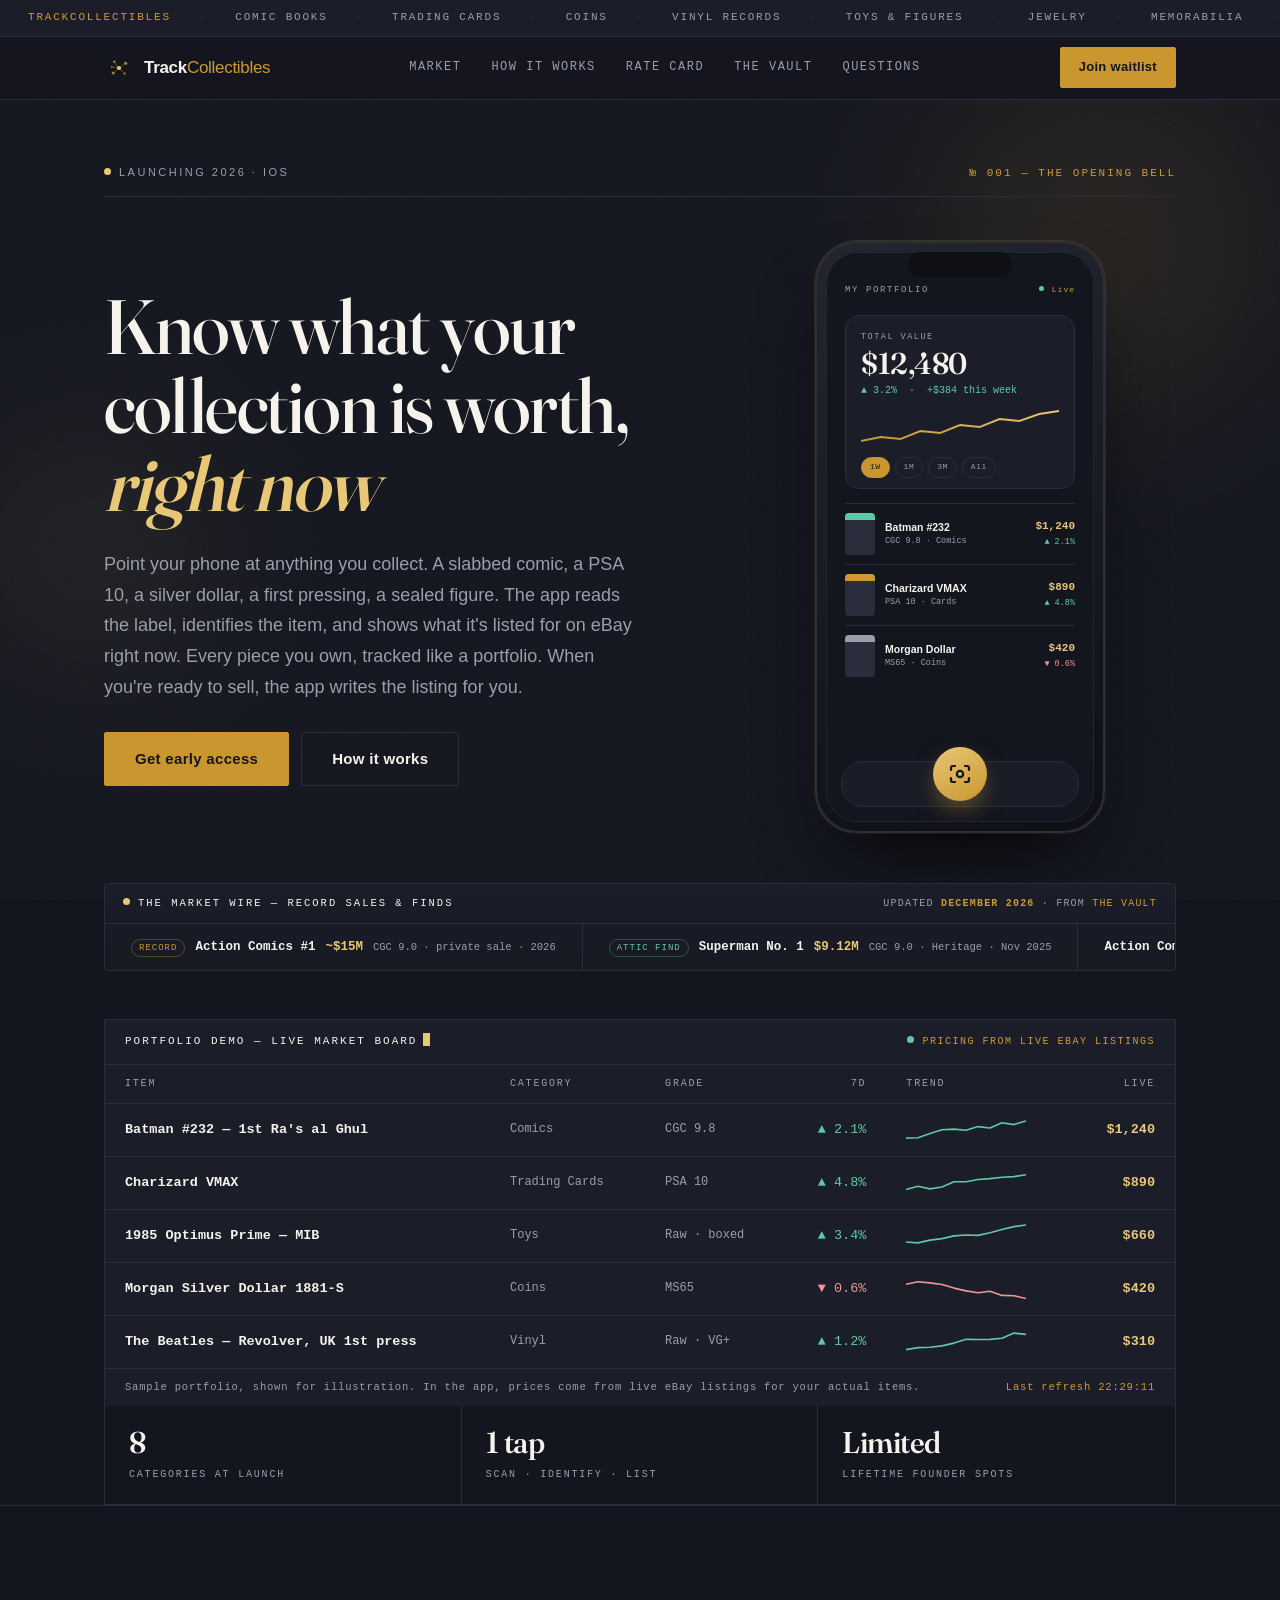
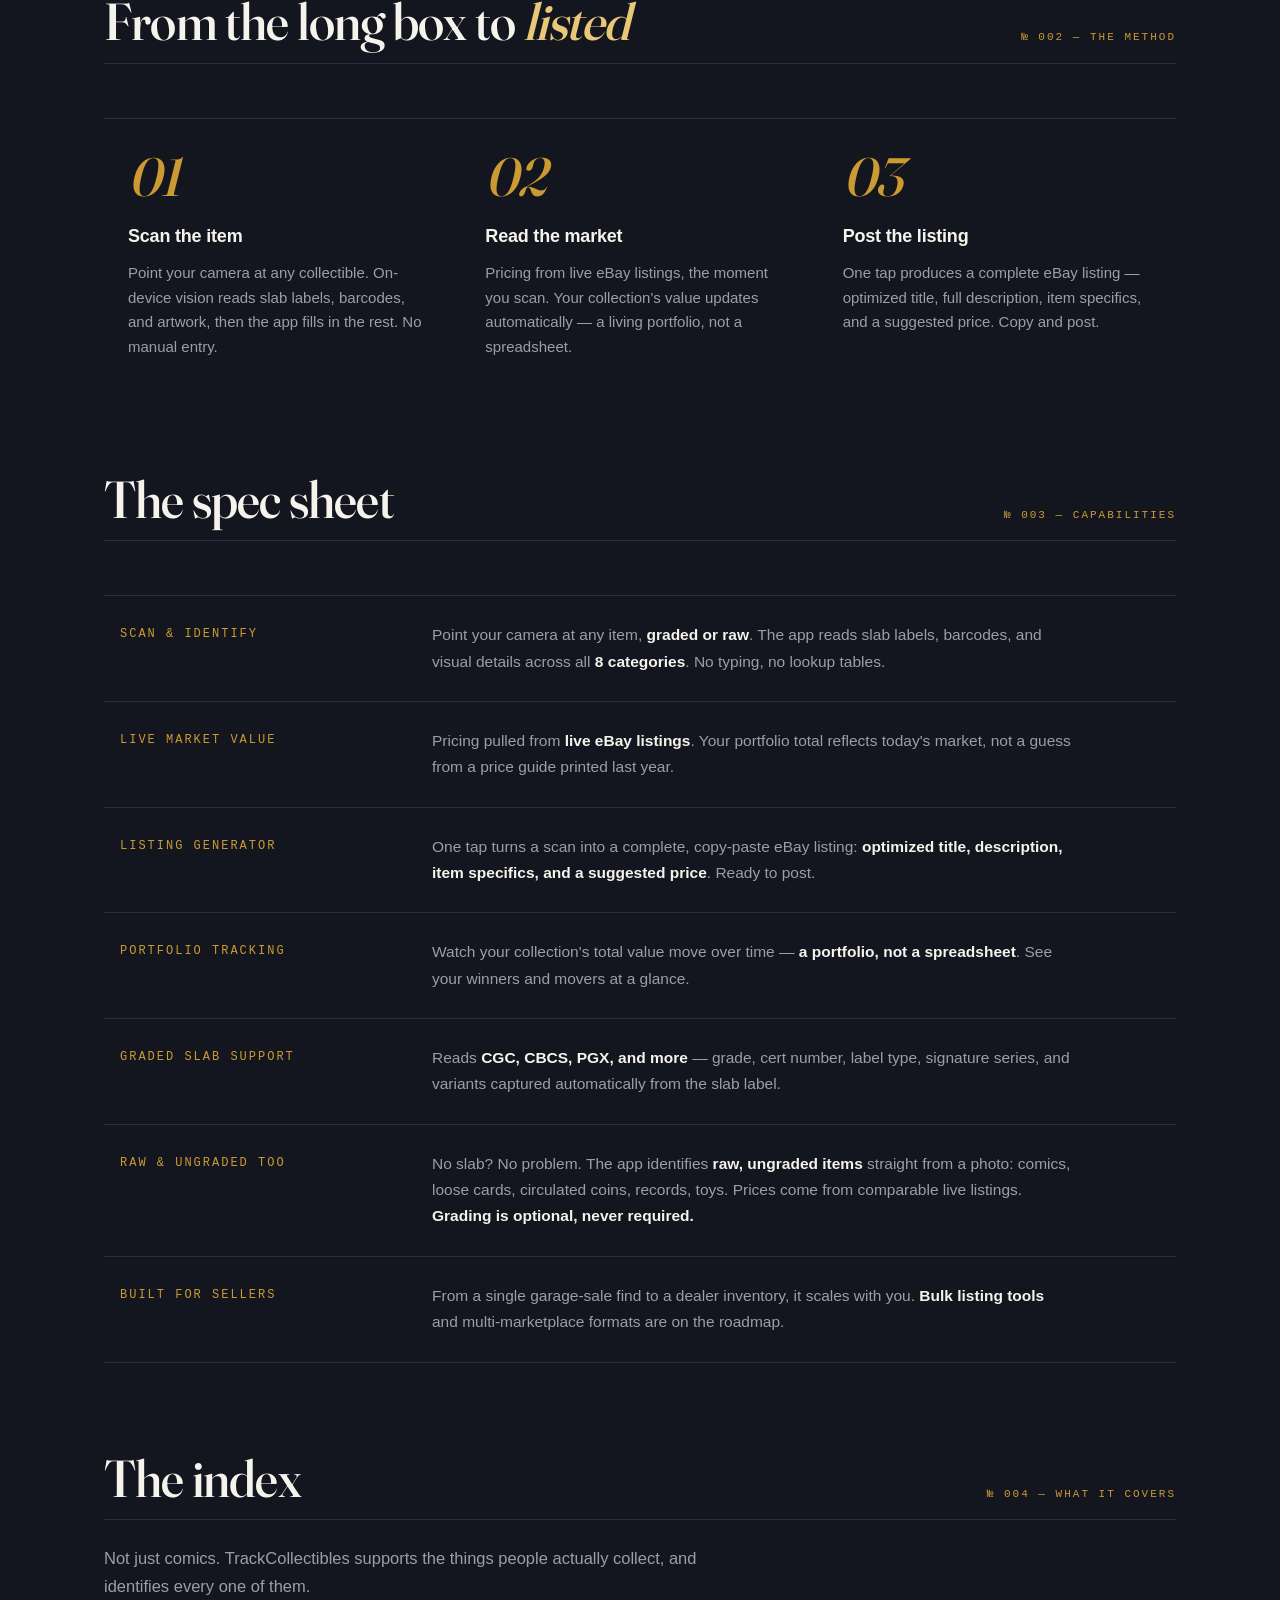
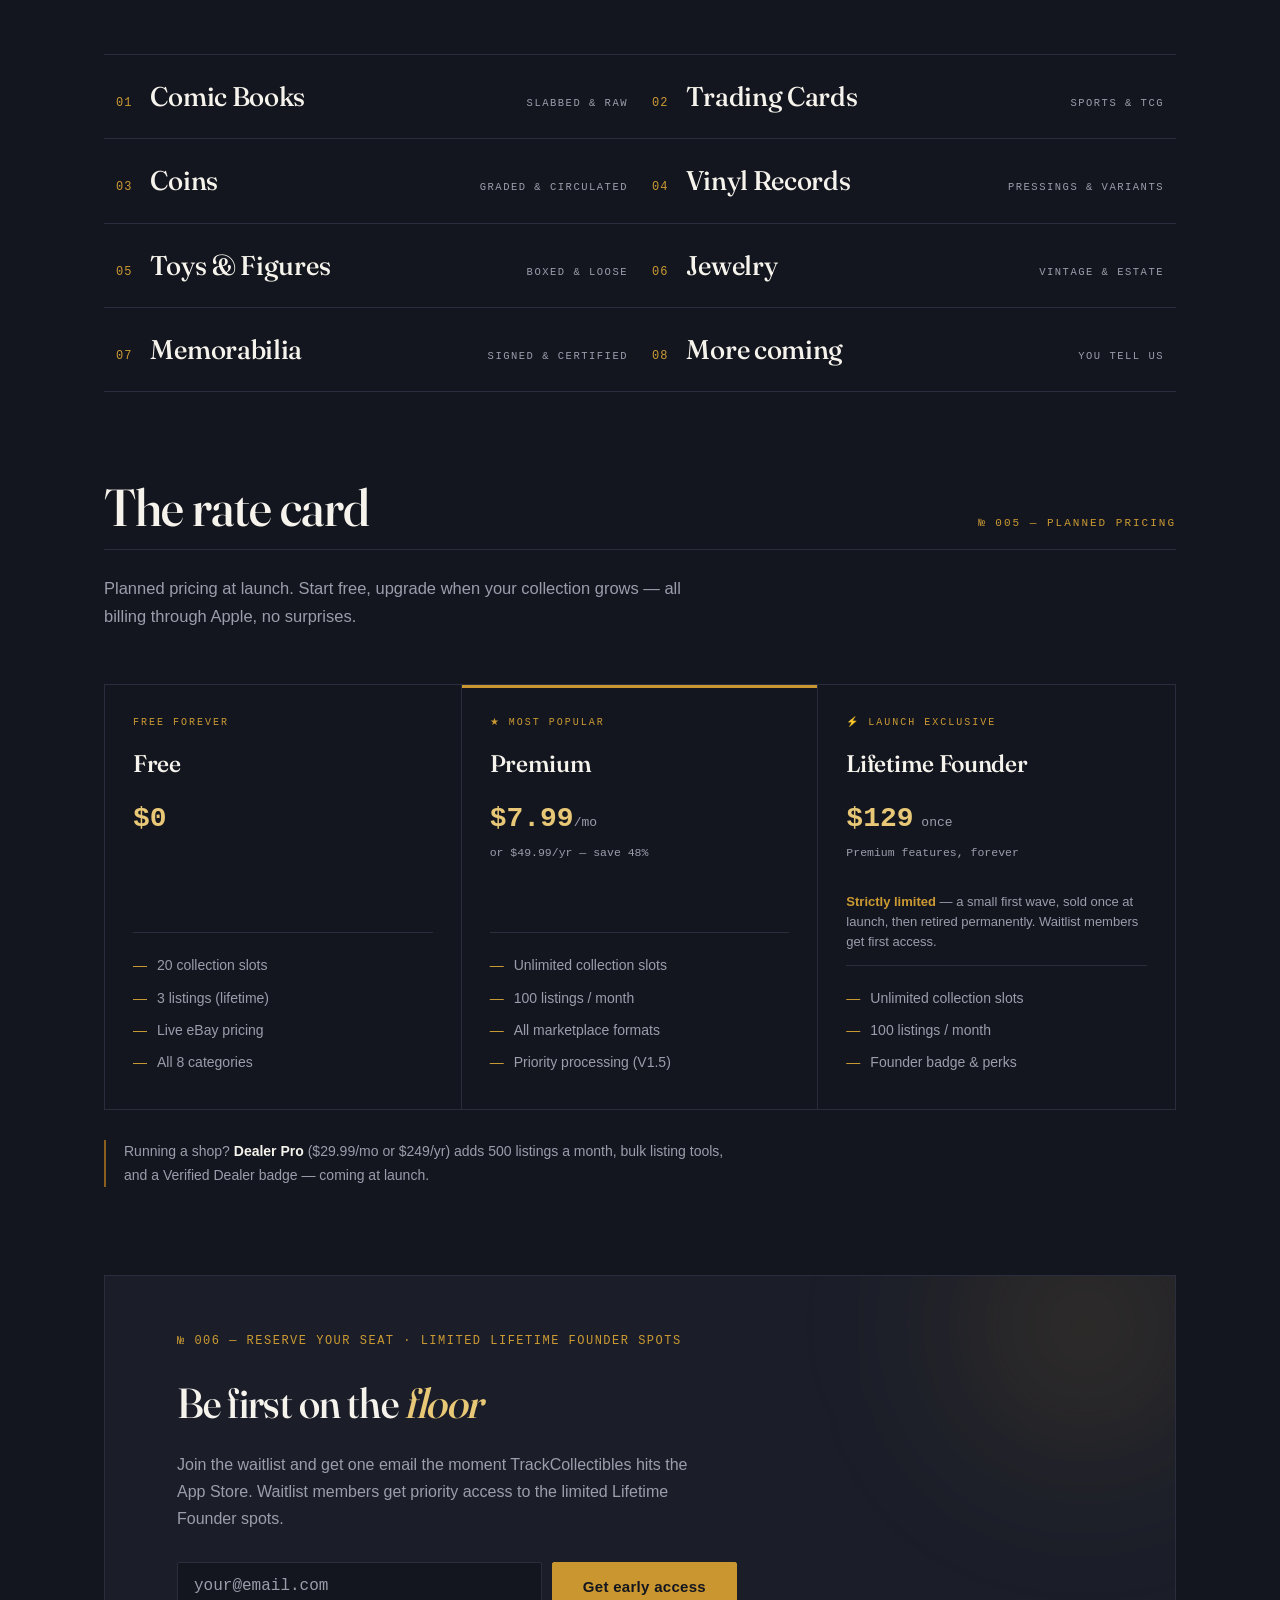
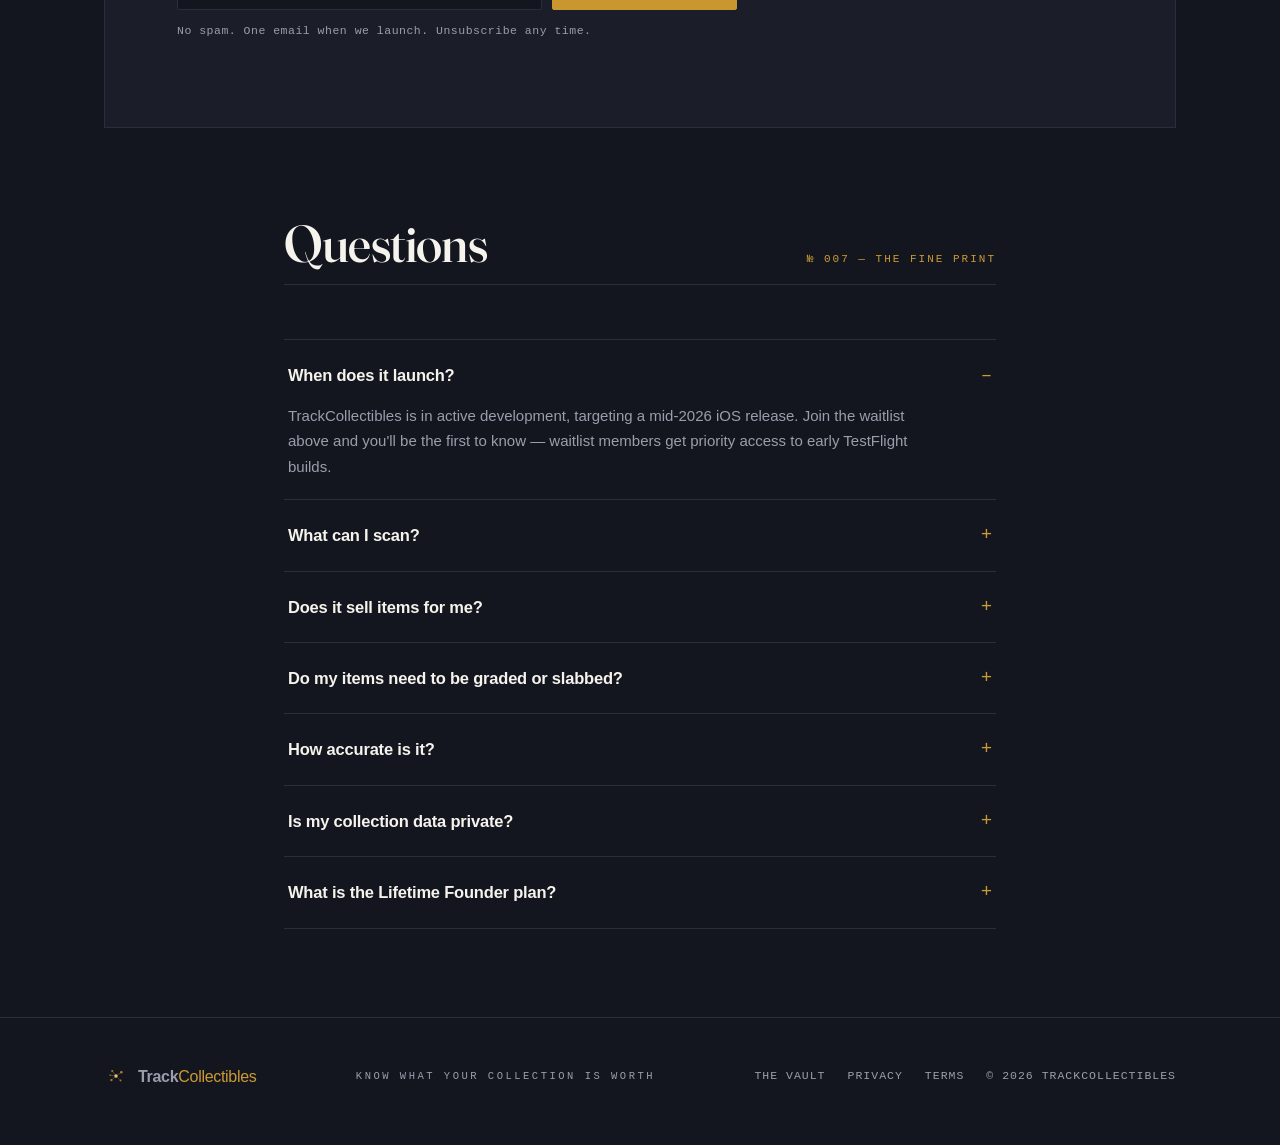
<file: index.html>
<!DOCTYPE html>
<html lang="en">
<head>
<meta charset="utf-8">
<meta name="viewport" content="width=device-width, initial-scale=1">
<title>TrackCollectibles — Know What Your Collection Is Worth</title>
<meta name="description" content="Know what your collection is worth, right now. Scan comics, cards, coins and more, see live eBay prices, and generate ready-to-post listings with AI.">
<meta name="msvalidate.01" content="5D497D62482591A45C91C649ECCD8FC4">

<meta http-equiv="Content-Security-Policy" content="default-src 'self'; img-src 'self' data:; style-src 'self' 'unsafe-inline'; font-src 'self'; script-src 'self' https://static.cloudflareinsights.com; connect-src 'self' https://formspree.io https://cloudflareinsights.com; base-uri 'self'; form-action 'self' https://formspree.io; frame-ancestors 'none'; upgrade-insecure-requests">
<meta name="referrer" content="strict-origin-when-cross-origin">
<meta name="robots" content="index, follow">
<meta name="theme-color" content="#14161F">
<link rel="canonical" href="https://trackcollectibles.com/">

<meta property="og:type" content="website">
<meta property="og:site_name" content="TrackCollectibles">
<meta property="og:title" content="TrackCollectibles — Know What Your Collection Is Worth">
<meta property="og:description" content="Know what your collection is worth, right now. Scan, price, and list with AI.">
<meta property="og:url" content="https://trackcollectibles.com/">
<meta property="og:image" content="https://trackcollectibles.com/og-image.png">
<meta name="twitter:card" content="summary_large_image">
<meta name="twitter:title" content="TrackCollectibles — Know What Your Collection Is Worth">
<meta name="twitter:description" content="Know what your collection is worth, right now. Scan, price, and list with AI.">
<meta name="twitter:image" content="https://trackcollectibles.com/og-image.png">

<link rel="icon" type="image/png" href="favicon.png">
<link rel="apple-touch-icon" href="apple-touch-icon.png">
<link rel="preload" href="fonts/fraunces-latin-full-normal.woff2" as="font" type="font/woff2" crossorigin>
<script src="app.js" defer></script>

<script type="application/ld+json">
{
  "@context": "https://schema.org",
  "@graph": [
    {
      "@type": "Organization",
      "@id": "https://trackcollectibles.com/#org",
      "name": "TrackCollectibles",
      "url": "https://trackcollectibles.com/",
      "logo": "https://trackcollectibles.com/apple-touch-icon.png",
      "email": "support@trackcollectibles.com",
      "description": "TrackCollectibles is an iOS app that helps collectors scan, value, and list their collectibles using AI and live eBay market pricing."
    },
    {
      "@type": "WebSite",
      "@id": "https://trackcollectibles.com/#website",
      "url": "https://trackcollectibles.com/",
      "name": "TrackCollectibles",
      "publisher": { "@id": "https://trackcollectibles.com/#org" }
    },
    {
      "@type": "SoftwareApplication",
      "name": "TrackCollectibles",
      "url": "https://trackcollectibles.com/",
      "applicationCategory": "LifestyleApplication",
      "operatingSystem": "iOS",
      "description": "Scan any collectible — comics, trading cards, coins, vinyl records, toys, jewelry, memorabilia — and see live eBay market values. Track your collection like a portfolio and generate complete, ready-to-post eBay listings with AI. Launching 2026 on iOS.",
      "publisher": { "@id": "https://trackcollectibles.com/#org" }
    },
    {
      "@type": "FAQPage",
      "mainEntity": [
        {
          "@type": "Question",
          "name": "When does TrackCollectibles launch?",
          "acceptedAnswer": { "@type": "Answer", "text": "TrackCollectibles is in active development, targeting a mid-2026 iOS release. Waitlist members get priority access to early TestFlight builds." }
        },
        {
          "@type": "Question",
          "name": "What can I scan?",
          "acceptedAnswer": { "@type": "Answer", "text": "Comics, trading cards, coins, vinyl records, toys and figures, jewelry, memorabilia, and more. The app identifies items from a photo and pulls live market pricing automatically. Graded slabs (CGC, CBCS, PGX, and more) are fully supported." }
        },
        {
          "@type": "Question",
          "name": "Does it sell items for me?",
          "acceptedAnswer": { "@type": "Answer", "text": "In V1, the app generates a complete, ready-to-paste eBay listing that you review and post yourself — no auto-listing. Direct in-app selling and trading are on the V2 roadmap." }
        },
        {
          "@type": "Question",
          "name": "Do my items need to be graded or slabbed?",
          "acceptedAnswer": { "@type": "Answer", "text": "No. TrackCollectibles works with raw, ungraded items just as well as slabbed ones. For graded slabs it reads the label directly; for raw items it identifies them visually and cross-references databases, then prices them from comparable live eBay listings. Grading is never required." }
        },
        {
          "@type": "Question",
          "name": "How accurate is it?",
          "acceptedAnswer": { "@type": "Answer", "text": "Very accurate on text-rich items like graded slabs, where it reads the label directly. For raw items it identifies them visually and cross-references databases. You always review and confirm the identification before saving." }
        },
        {
          "@type": "Question",
          "name": "Is my collection data private?",
          "acceptedAnswer": { "@type": "Answer", "text": "Yes. Scan photos are processed and discarded — they're not stored permanently. Your collection data is yours, stored securely in your account." }
        },
        {
          "@type": "Question",
          "name": "What is the Lifetime Founder plan?",
          "acceptedAnswer": { "@type": "Answer", "text": "A one-time $129 payment that gives you unlimited collection slots and 100 listings per month, for life. It's strictly limited and will never be reopened once sold out. Early waitlist members get first access." }
        }
      ]
    }
  ]
}
</script>

<style>
@font-face{
  font-family:"Fraunces";
  src:url("fonts/fraunces-latin-full-normal.woff2") format("woff2-variations");
  font-weight:100 900;
  font-style:normal;
  font-display:swap;
}
:root{
  --ink:#14161F; --ink-2:#1B1E29; --panel:#20232F;
  --gold-a:#C9962F; --gold-b:#8A5E1C; --gold-core:#E8C877;
  --gold-text:#CB9A33; --offwhite:#F5F3EC; --muted:#9A9EAC; --line:#2A2E3C;
  --up:#5DCAA5; --dn:#F09595;
  --serif:"Fraunces",Georgia,"Times New Roman",serif;
  --mono:ui-monospace,"SF Mono",Menlo,Consolas,monospace;
}
*{box-sizing:border-box;margin:0;padding:0}
html{scroll-behavior:smooth}
body{
  background:var(--ink);color:var(--offwhite);
  font-family:-apple-system,BlinkMacSystemFont,"Segoe UI",Helvetica,Arial,sans-serif;
  line-height:1.6;-webkit-font-smoothing:antialiased;position:relative;overflow-x:hidden;
}
/* film-grain texture overlay — adds depth, kills the flat "template" look */
body::before{
  content:"";position:fixed;inset:0;z-index:1;pointer-events:none;opacity:.035;
  background-image:url("data:image/svg+xml,%3Csvg xmlns='http://www.w3.org/2000/svg' width='160' height='160'%3E%3Cfilter id='n'%3E%3CfeTurbulence type='fractalNoise' baseFrequency='0.85' numOctaves='2' stitchTiles='stitch'/%3E%3C/filter%3E%3Crect width='100%25' height='100%25' filter='url(%23n)'/%3E%3C/svg%3E");
}
a{color:inherit;text-decoration:none}
.wrap{max-width:1120px;margin:0 auto;padding:0 24px;position:relative;z-index:2}
.visually-hidden{position:absolute;width:1px;height:1px;padding:0;margin:-1px;overflow:hidden;clip:rect(0,0,0,0);white-space:nowrap;border:0}
::selection{background:rgba(201,150,47,.35)}

/* type utilities */
.smallcaps{font-size:11px;letter-spacing:2.5px;text-transform:uppercase;color:var(--muted)}
.lotno{font-family:var(--mono);font-size:11px;letter-spacing:2px;color:var(--gold-text)}
.mono{font-family:var(--mono);font-variant-numeric:tabular-nums}
.up{color:var(--up)}
.dn{color:var(--dn)}

.btn{
  position:relative;display:inline-block;padding:14px 30px;font-weight:600;font-size:15px;
  background:var(--gold-a);color:var(--ink);
  border:1px solid var(--gold-a);cursor:pointer;font-family:inherit;border-radius:2px;
  letter-spacing:.3px;transition:transform .15s,box-shadow .2s,background .15s,color .15s;white-space:nowrap;overflow:hidden;
}
.btn:hover{background:var(--gold-core);border-color:var(--gold-core);transform:translateY(-2px);box-shadow:0 10px 30px -8px rgba(201,150,47,.5)}
.btn:active{transform:translateY(0)}
/* sheen sweep on hover */
.btn::after{content:"";position:absolute;top:0;left:-120%;width:60%;height:100%;
  background:linear-gradient(100deg,transparent,rgba(255,255,255,.45),transparent);transform:skewX(-18deg);transition:left .55s ease}
.btn:hover::after{left:140%}
.btn-ghost{background:transparent;color:var(--offwhite);border:1px solid var(--line)}
.btn-ghost:hover{background:transparent;border-color:var(--gold-a);color:var(--gold-core);box-shadow:none}
.btn-ghost::after{display:none}

/* scroll reveal */
.reveal{opacity:0;transform:translateY(14px);transition:opacity .6s ease,transform .6s ease}
.reveal.in{opacity:1;transform:none}
@media(prefers-reduced-motion:reduce){
  .reveal{opacity:1;transform:none;transition:none}
  html{scroll-behavior:auto}
  .ticker-track,.wire-track,.live-dot,.cursor,.phone-wrap,.glow{animation:none !important}
  .phone-wrap{transform:none !important}
}

/* ambient gold glow behind hero */
.glow{position:absolute;border-radius:50%;filter:blur(70px);z-index:0;pointer-events:none;opacity:.5}
.glow-1{width:520px;height:520px;background:radial-gradient(circle,rgba(201,150,47,.30),transparent 70%);top:-120px;right:-80px;animation:drift1 18s ease-in-out infinite alternate}
.glow-2{width:420px;height:420px;background:radial-gradient(circle,rgba(232,200,119,.18),transparent 70%);top:240px;left:-120px;animation:drift2 22s ease-in-out infinite alternate}
@keyframes drift1{to{transform:translate(-40px,40px) scale(1.1)}}
@keyframes drift2{to{transform:translate(40px,-30px) scale(1.08)}}

/* ── TICKER (categories) ── */
.ticker{overflow:hidden;border-bottom:1px solid var(--line);background:var(--ink-2);user-select:none;position:relative;z-index:2}
.ticker-track{display:flex;width:max-content;animation:tick 46s linear infinite}
@keyframes tick{from{transform:translateX(0)}to{transform:translateX(-50%)}}
.ticker-group{display:flex;align-items:center;padding:9px 0;font-family:var(--mono);font-size:11px;letter-spacing:1.8px;text-transform:uppercase;color:var(--muted)}
.ticker-group span{padding:0 28px;white-space:nowrap}
.ticker-group .t-gold{color:var(--gold-text)}
.ticker-group .t-sep{color:var(--line);padding:0}

/* ── NAV ── */
header{position:sticky;top:0;z-index:50;background:rgba(20,22,31,.85);backdrop-filter:blur(14px);border-bottom:1px solid var(--line)}
.nav-in{display:flex;align-items:center;justify-content:space-between;height:62px}
.brand{display:flex;align-items:center;gap:10px;font-size:17px;font-weight:600;letter-spacing:-.3px}
.brand .word span{color:var(--gold-text);font-weight:400}
.nav-links{display:flex;gap:30px;font-family:var(--mono);font-size:12px;letter-spacing:1.5px;text-transform:uppercase;color:var(--muted)}
.nav-links a{position:relative;transition:color .15s}
.nav-links a::after{content:"";position:absolute;left:0;bottom:-6px;width:0;height:1px;background:var(--gold-a);transition:width .25s}
.nav-links a:hover{color:var(--gold-core)}
.nav-links a:hover::after{width:100%}
@media(max-width:760px){.nav-links{display:none}}
.btn.nav-cta{padding:9px 18px;font-size:13px}

/* ── HERO ── */
.hero{padding:64px 0 0;border-bottom:1px solid var(--line);position:relative;overflow:hidden}
.hero-rule{display:flex;justify-content:space-between;align-items:baseline;border-bottom:1px solid var(--line);padding-bottom:14px;margin-bottom:44px;flex-wrap:wrap;gap:8px}
.live-dot{display:inline-block;width:7px;height:7px;background:var(--gold-core);border-radius:50%;margin-right:8px;vertical-align:1px;animation:pulse 2s ease-in-out infinite;box-shadow:0 0 0 0 rgba(232,200,119,.6)}
@keyframes pulse{0%,100%{opacity:1;box-shadow:0 0 0 0 rgba(232,200,119,.5)}50%{opacity:.5;box-shadow:0 0 0 6px rgba(232,200,119,0)}}
.live-dot.green{background:var(--up);animation:pulseG 2s ease-in-out infinite}
@keyframes pulseG{0%,100%{opacity:1;box-shadow:0 0 0 0 rgba(93,202,165,.5)}50%{opacity:.5;box-shadow:0 0 0 6px rgba(93,202,165,0)}}

.hero-grid{display:grid;grid-template-columns:minmax(0,1.15fr) minmax(0,.85fr);gap:54px;align-items:center;margin-bottom:50px}
@media(max-width:900px){.hero-grid{grid-template-columns:1fr;gap:40px}}
.hero h1{
  font-family:var(--serif);font-weight:480;
  font-variation-settings:"opsz" 144,"SOFT" 0,"WONK" 0;
  font-size:clamp(40px,6vw,80px);line-height:1.02;letter-spacing:-1.5px;margin-bottom:26px;
}
.hero h1 .wonk{font-variation-settings:"opsz" 144,"SOFT" 0,"WONK" 1;font-style:italic;font-weight:540;color:var(--gold-core)}
.hero-lead p{font-size:clamp(16px,1.9vw,18px);color:var(--muted);line-height:1.7;max-width:540px;margin-bottom:30px}
.hero-cta{display:flex;gap:12px;flex-wrap:wrap}

/* phone mockup */
.phone-wrap{justify-self:center;animation:float 6s ease-in-out infinite;will-change:transform}
@keyframes float{0%,100%{transform:translateY(0)}50%{transform:translateY(-12px)}}
.phone{width:290px;height:592px;border-radius:42px;background:linear-gradient(160deg,#23262f,#0e1016);
  padding:11px;box-shadow:0 40px 80px -30px rgba(0,0,0,.9),0 0 0 1px rgba(201,150,47,.18),inset 0 0 0 2px #2c2f3a;position:relative}
.phone-screen{width:100%;height:100%;border-radius:32px;background:var(--ink);overflow:hidden;position:relative;border:1px solid #23262f}
.phone-notch{position:absolute;top:11px;left:50%;transform:translateX(-50%);width:104px;height:26px;background:#0e1016;border-radius:14px;z-index:5}
.ps-pad{padding:30px 18px 16px}
.ps-top{display:flex;justify-content:space-between;align-items:center;margin-bottom:18px}
.ps-top .ps-h{font-family:var(--mono);font-size:9px;letter-spacing:1.6px;text-transform:uppercase;color:var(--muted)}
.ps-top .ps-live{font-family:var(--mono);font-size:8px;letter-spacing:1px;color:var(--gold-text)}
.ps-card{background:var(--ink-2);border:1px solid var(--line);border-radius:14px;padding:15px 15px 8px;margin-bottom:14px;position:relative;overflow:hidden}
.ps-card .ps-label{font-family:var(--mono);font-size:8.5px;letter-spacing:1.5px;text-transform:uppercase;color:var(--muted);margin-bottom:4px}
.ps-total{font-family:var(--serif);font-variation-settings:"opsz" 72;font-weight:560;font-size:30px;letter-spacing:-.5px;line-height:1}
.ps-chg{font-family:var(--mono);font-size:10px;margin:4px 0 8px}
.ps-spark{display:block;width:100%;height:42px}
.ps-chips{display:flex;gap:5px;margin:8px 0 2px}
.ps-chips span{font-family:var(--mono);font-size:8px;letter-spacing:.5px;color:var(--muted);border:1px solid var(--line);border-radius:20px;padding:3px 8px}
.ps-chips span.on{color:var(--ink);background:var(--gold-a);border-color:var(--gold-a)}
.ps-row{display:flex;align-items:center;gap:10px;padding:9px 0;border-top:1px solid var(--line)}
.ps-thumb{width:30px;height:42px;border-radius:4px;flex-shrink:0;position:relative;overflow:hidden;background:#2a2e3c}
.ps-thumb i{position:absolute;top:0;left:0;right:0;height:7px;display:block}
.ps-rinfo{flex:1;min-width:0}
.ps-rt{font-size:10.5px;font-weight:600;color:var(--offwhite);white-space:nowrap;overflow:hidden;text-overflow:ellipsis}
.ps-rg{font-family:var(--mono);font-size:8.5px;color:var(--muted)}
.ps-rv{text-align:right}
.ps-rp{font-family:var(--mono);font-size:11px;font-weight:600;color:var(--gold-core)}
.ps-rc{font-family:var(--mono);font-size:8.5px}
.ps-fab{position:absolute;bottom:20px;left:50%;transform:translateX(-50%);width:54px;height:54px;border-radius:50%;
  background:linear-gradient(150deg,var(--gold-core),var(--gold-a));display:flex;align-items:center;justify-content:center;
  box-shadow:0 10px 24px -6px rgba(201,150,47,.6);z-index:4}
.ps-fab svg{width:24px;height:24px}
.ps-tabbar{position:absolute;bottom:14px;left:14px;right:14px;height:46px;background:rgba(27,30,41,.86);backdrop-filter:blur(6px);border:1px solid var(--line);border-radius:24px;z-index:3}

/* ── MARKET WIRE (live record sales) ── */
.wire{border:1px solid var(--line);background:linear-gradient(180deg,var(--ink-2),#171a23);border-radius:4px;overflow:hidden;margin-bottom:48px;position:relative;z-index:2}
.wire-head{display:flex;justify-content:space-between;align-items:center;gap:12px;padding:11px 18px;border-bottom:1px solid var(--line);flex-wrap:wrap}
.wire-head .wl{font-family:var(--mono);font-size:10.5px;letter-spacing:2px;text-transform:uppercase;color:var(--offwhite)}
.wire-head .wr{font-family:var(--mono);font-size:10px;letter-spacing:1.2px;text-transform:uppercase;color:var(--muted)}
.wire-head .wr b{color:var(--gold-text);font-weight:600}
.wire-body{overflow:hidden;position:relative;user-select:none}
.wire-track{display:flex;width:max-content;animation:wire 40s linear infinite;will-change:transform}
.wire-body:hover .wire-track{animation-play-state:paused}
@keyframes wire{from{transform:translateX(0)}to{transform:translateX(-50%)}}
.wire-group{display:flex;align-items:center}
.wire-item{display:flex;align-items:baseline;gap:10px;padding:13px 26px;white-space:nowrap;border-right:1px solid var(--line);font-family:var(--mono);font-size:12.5px;transition:background .15s}
a.wire-item:hover{background:rgba(201,150,47,.07)}
.wire-item .wi-t{color:var(--offwhite);font-weight:600}
.wire-item .wi-p{color:var(--gold-core);font-weight:600}
.wire-item .wi-m{color:var(--muted);font-size:10.5px}
.wire-item .wi-tag{font-size:9px;letter-spacing:1px;text-transform:uppercase;color:var(--up);border:1px solid rgba(93,202,165,.3);border-radius:20px;padding:1px 7px}
.wire-item .wi-tag.rec{color:var(--gold-text);border-color:rgba(201,150,47,.35)}

/* market board */
.board{border:1px solid var(--line);border-bottom:none;background:var(--ink-2);position:relative;z-index:2}
.board-head{display:flex;justify-content:space-between;align-items:center;gap:12px;padding:13px 20px;border-bottom:1px solid var(--line);flex-wrap:wrap}
.board-head .bh-l{font-family:var(--mono);font-size:11px;letter-spacing:2px;color:var(--offwhite)}
.board-head .bh-r{font-family:var(--mono);font-size:10px;letter-spacing:1.5px;color:var(--gold-text);text-transform:uppercase}
.board-scroll{overflow-x:auto}
table.mkt{width:100%;border-collapse:collapse;font-family:var(--mono);font-variant-numeric:tabular-nums;min-width:680px}
.mkt th{font-size:10px;letter-spacing:1.8px;text-transform:uppercase;color:var(--muted);font-weight:500;text-align:left;padding:11px 20px;border-bottom:1px solid var(--line)}
.mkt th.r,.mkt td.r{text-align:right}
.mkt td{font-size:13.5px;padding:13px 20px;border-bottom:1px solid var(--line);white-space:nowrap}
.mkt tr:last-child td{border-bottom:none}
.mkt tbody tr{transition:background .4s}
.mkt tbody tr.flash{background:rgba(201,150,47,.10)}
.mkt .item{color:var(--offwhite);font-weight:600}
.mkt .cat{color:var(--muted);font-size:12px}
.mkt .grade{color:var(--muted);font-size:12px}
.mkt .px{color:var(--gold-core);font-weight:600}
.mkt .spark svg{display:block}
.board-foot{padding:10px 20px;border-top:1px solid var(--line);font-family:var(--mono);font-size:10.5px;letter-spacing:.8px;color:var(--muted);display:flex;justify-content:space-between;gap:10px;flex-wrap:wrap}
.board-foot .bf-clock{color:var(--gold-text)}
.cursor{display:inline-block;width:7px;height:13px;background:var(--gold-core);vertical-align:-2px;margin-left:6px;animation:blink 1.1s steps(1) infinite}
@keyframes blink{50%{opacity:0}}

/* stat strip */
.statstrip{display:grid;grid-template-columns:repeat(3,1fr);border:1px solid var(--line);border-top:none;margin-bottom:0}
.statstrip>div{padding:20px 24px;border-right:1px solid var(--line)}
.statstrip>div:last-child{border-right:none}
.statstrip b{display:block;font-family:var(--serif);font-variation-settings:"opsz" 72;font-weight:560;font-size:30px;letter-spacing:-.5px;line-height:1.1}
.statstrip small{font-family:var(--mono);font-size:10px;letter-spacing:1.8px;text-transform:uppercase;color:var(--muted)}
@media(max-width:560px){.statstrip{grid-template-columns:1fr}.statstrip>div{border-right:none;border-bottom:1px solid var(--line)}.statstrip>div:last-child{border-bottom:none}}

/* ── SECTIONS ── */
.section{padding:88px 0;position:relative;z-index:2}
.sec-rule{display:flex;justify-content:space-between;align-items:baseline;border-bottom:1px solid var(--line);padding-bottom:14px;margin-bottom:54px;gap:10px;flex-wrap:wrap}
h2.sec{font-family:var(--serif);font-weight:520;font-variation-settings:"opsz" 90,"SOFT" 0,"WONK" 0;font-size:clamp(30px,4.2vw,52px);letter-spacing:-.8px;line-height:1.05}
.sec .wonk{font-variation-settings:"opsz" 90,"WONK" 1;font-style:italic;color:var(--gold-core)}
.lead{color:var(--muted);max-width:600px;font-size:16.5px;line-height:1.7;margin:-30px 0 54px}

/* steps */
.steps{display:grid;grid-template-columns:repeat(3,1fr);gap:0;border-top:1px solid var(--line)}
@media(max-width:760px){.steps{grid-template-columns:1fr}}
.step{padding:30px 28px 24px 24px;border-top:2px solid transparent;margin-top:-1px;transition:background .2s,border-color .2s}
.step:hover{background:var(--ink-2);border-top-color:var(--gold-a)}
@media(max-width:760px){.step{border-bottom:1px solid var(--line);padding-bottom:28px}}
.step .num{font-family:var(--serif);font-variation-settings:"opsz" 144,"WONK" 1;font-style:italic;font-weight:500;font-size:54px;color:var(--gold-text);line-height:1;display:block;margin-bottom:18px}
.step h3{font-size:18px;letter-spacing:-.2px;margin-bottom:10px}
.step p{color:var(--muted);font-size:15px;line-height:1.65}

/* spec sheet */
.spec{border-top:1px solid var(--line)}
.spec-row{display:grid;grid-template-columns:280px 1fr;gap:32px;padding:26px 16px;border-bottom:1px solid var(--line);transition:background .2s}
.spec-row:hover{background:var(--ink-2)}
@media(max-width:700px){.spec-row{grid-template-columns:1fr;gap:8px;padding:22px 12px}}
.spec-row dt{font-family:var(--mono);font-size:12px;letter-spacing:2px;text-transform:uppercase;color:var(--gold-text);padding-top:3px}
.spec-row dd{color:var(--muted);font-size:15.5px;line-height:1.7;max-width:640px}
.spec-row dd b{color:var(--offwhite);font-weight:600}

/* index / categories */
.index{display:grid;grid-template-columns:repeat(2,1fr);border-top:1px solid var(--line)}
@media(max-width:640px){.index{grid-template-columns:1fr}}
.ix{display:flex;align-items:baseline;gap:18px;padding:20px 12px;border-bottom:1px solid var(--line);transition:background .2s,padding-left .2s}
.ix:hover{background:var(--ink-2);padding-left:20px}
.ix .n{font-family:var(--mono);font-size:12px;color:var(--gold-text);letter-spacing:1px;flex-shrink:0}
.ix .name{font-family:var(--serif);font-variation-settings:"opsz" 60;font-weight:500;font-size:clamp(20px,2.6vw,27px);letter-spacing:-.3px}
.ix .note{font-family:var(--mono);font-size:10.5px;letter-spacing:1.5px;text-transform:uppercase;color:var(--muted);margin-left:auto;text-align:right}

/* rate card */
.rates{display:grid;grid-template-columns:repeat(3,1fr);border:1px solid var(--line)}
@media(max-width:860px){.rates{grid-template-columns:1fr}}
.rate{padding:30px 28px;border-right:1px solid var(--line);display:flex;flex-direction:column;transition:background .2s,transform .2s}
.rate:hover{background:var(--ink-2)}
.rate:last-child{border-right:none}
@media(max-width:860px){.rate{border-right:none;border-bottom:1px solid var(--line)}.rate:last-child{border-bottom:none}}
.rate.pop{box-shadow:inset 0 3px 0 var(--gold-a)}
.rate .tag{font-family:var(--mono);font-size:10px;letter-spacing:2px;text-transform:uppercase;color:var(--gold-text);margin-bottom:14px}
.rate h3{font-family:var(--serif);font-variation-settings:"opsz" 60;font-weight:540;font-size:24px;letter-spacing:-.3px;margin-bottom:4px}
.rate .px-big{font-family:var(--mono);font-variant-numeric:tabular-nums;font-size:28px;font-weight:600;color:var(--gold-core);margin:10px 0 2px}
.rate .px-big small{font-size:13px;color:var(--muted);font-weight:400}
.rate .px-alt{font-family:var(--mono);font-size:11.5px;color:var(--muted);margin-bottom:18px}
.rate ul{list-style:none;margin-top:auto;padding-top:16px;border-top:1px solid var(--line)}
.rate li{font-size:14px;color:var(--muted);padding:5px 0;display:flex;gap:10px}
.rate li::before{content:"—";color:var(--gold-text);flex-shrink:0}
.founder-note{font-size:13px;color:var(--muted);line-height:1.55;margin-top:12px}
.founder-note strong{color:var(--gold-text)}
.dealer-note{color:var(--muted);font-size:14px;max-width:640px;margin:30px 0 0;line-height:1.7;border-left:2px solid var(--gold-b);padding-left:18px}
.dealer-note strong{color:var(--offwhite)}

/* waitlist */
.waitlist{border:1px solid var(--line);background:var(--ink-2);padding:56px clamp(24px,6vw,72px);position:relative;overflow:hidden}
.waitlist::before{content:"";position:absolute;width:340px;height:340px;border-radius:50%;filter:blur(80px);background:radial-gradient(circle,rgba(201,150,47,.22),transparent 70%);top:-120px;right:-80px;pointer-events:none}
.waitlist>*{position:relative;z-index:1}
.waitlist .prompt{font-family:var(--mono);font-size:12px;letter-spacing:1.5px;text-transform:uppercase;color:var(--gold-text);margin-bottom:18px}
.waitlist h2{font-family:var(--serif);font-weight:520;font-variation-settings:"opsz" 90;font-size:clamp(28px,3.6vw,42px);letter-spacing:-.6px;margin-bottom:14px}
.waitlist>p{color:var(--muted);font-size:16px;max-width:540px;margin-bottom:30px;line-height:1.7}
.form-row{display:flex;gap:10px;flex-wrap:wrap;margin-bottom:12px;max-width:560px}
.form-row input{flex:1;min-width:220px;padding:14px 16px;border:1px solid var(--line);background:var(--ink);color:var(--offwhite);font-size:16px;outline:none;transition:border-color .2s;font-family:var(--mono);border-radius:2px}
.form-row input:focus{border-color:var(--gold-a)}
.form-row input::placeholder{color:var(--muted)}
.form-note{font-family:var(--mono);font-size:11.5px;letter-spacing:.5px;color:var(--muted)}
.form-success{color:var(--gold-text);font-size:14px;min-height:20px;margin-top:10px}

/* FAQ */
.faq-wrap{max-width:760px}
details{border-bottom:1px solid var(--line);padding:20px 4px}
details:first-of-type{border-top:1px solid var(--line)}
details summary{cursor:pointer;font-weight:600;list-style:none;font-size:16.5px;display:flex;justify-content:space-between;align-items:center;letter-spacing:-.2px}
details summary::-webkit-details-marker{display:none}
details summary::after{content:"+";font-family:var(--mono);color:var(--gold-text);font-size:19px;font-weight:300;flex-shrink:0;margin-left:16px;transition:transform .2s}
details[open] summary::after{content:"–"}
details p{color:var(--muted);margin-top:12px;font-size:15px;line-height:1.7;max-width:640px}
details a{color:var(--gold-text)}

/* footer */
footer{padding:46px 0 56px;border-top:1px solid var(--line);color:var(--muted);font-size:14px;position:relative;z-index:2}
.foot-in{display:flex;justify-content:space-between;align-items:center;flex-wrap:wrap;gap:18px}
.foot-links{display:flex;gap:22px;font-family:var(--mono);font-size:11.5px;letter-spacing:1px;text-transform:uppercase}
.foot-links a:hover{color:var(--gold-core)}
.tagline{font-family:var(--mono);letter-spacing:2.5px;text-transform:uppercase;font-size:10.5px;color:var(--muted)}
</style>
</head>
<body>

<!-- ─── SVG DEFS ─── -->
<svg width="0" height="0" style="position:absolute" aria-hidden="true">
<defs>
  <linearGradient id="gold" x1="0" y1="0" x2="1" y2="1">
    <stop offset="0" stop-color="#C9962F"/><stop offset="1" stop-color="#8A5E1C"/>
  </linearGradient>
  <linearGradient id="goldv" x1="0" y1="0" x2="0" y2="1">
    <stop offset="0" stop-color="#E8C877"/><stop offset="1" stop-color="#C9962F"/>
  </linearGradient>
  <!-- Constellation logo mark -->
  <g id="mark">
    <g stroke="url(#gold)" stroke-width="2" fill="none" stroke-linecap="round">
      <line x1="58" y1="58" x2="40" y2="34"/>
      <line x1="58" y1="58" x2="84" y2="40"/>
      <line x1="58" y1="58" x2="80" y2="80"/>
      <line x1="58" y1="58" x2="36" y2="78"/>
      <line x1="58" y1="58" x2="30" y2="54"/>
    </g>
    <g fill="url(#gold)">
      <circle cx="40" cy="34" r="5"/>
      <circle cx="84" cy="40" r="6.5"/>
      <circle cx="80" cy="80" r="4.5"/>
      <circle cx="36" cy="78" r="5.5"/>
      <circle cx="30" cy="54" r="3.5"/>
    </g>
    <circle cx="58" cy="58" r="8" fill="#E8C877"/>
  </g>
</defs>
</svg>

<!-- ─── TICKER ─── -->
<div class="ticker" aria-hidden="true">
  <div class="ticker-track">
    <div class="ticker-group">
      <span class="t-gold">TrackCollectibles</span><span class="t-sep">·</span>
      <span>Comic Books</span><span class="t-sep">·</span>
      <span>Trading Cards</span><span class="t-sep">·</span>
      <span>Coins</span><span class="t-sep">·</span>
      <span>Vinyl Records</span><span class="t-sep">·</span>
      <span>Toys &amp; Figures</span><span class="t-sep">·</span>
      <span>Jewelry</span><span class="t-sep">·</span>
      <span>Memorabilia</span><span class="t-sep">·</span>
      <span class="t-gold">Live eBay pricing</span><span class="t-sep">·</span>
      <span>Listing in one tap</span><span class="t-sep">·</span>
      <span class="t-gold">Launching 2026 — iOS</span><span class="t-sep">·</span>
    </div>
    <div class="ticker-group">
      <span class="t-gold">TrackCollectibles</span><span class="t-sep">·</span>
      <span>Comic Books</span><span class="t-sep">·</span>
      <span>Trading Cards</span><span class="t-sep">·</span>
      <span>Coins</span><span class="t-sep">·</span>
      <span>Vinyl Records</span><span class="t-sep">·</span>
      <span>Toys &amp; Figures</span><span class="t-sep">·</span>
      <span>Jewelry</span><span class="t-sep">·</span>
      <span>Memorabilia</span><span class="t-sep">·</span>
      <span class="t-gold">Live eBay pricing</span><span class="t-sep">·</span>
      <span>Listing in one tap</span><span class="t-sep">·</span>
      <span class="t-gold">Launching 2026 — iOS</span><span class="t-sep">·</span>
    </div>
  </div>
</div>

<!-- ─── NAV ─── -->
<header>
  <div class="wrap nav-in">
    <a class="brand" href="#top">
      <svg viewBox="0 0 116 116" width="30" height="30" aria-hidden="true">
        <rect width="116" height="116" rx="26" fill="#14161F"/>
        <use href="#mark"/>
      </svg>
      <span class="word"><b>Track</b><span>Collectibles</span></span>
    </a>
    <nav class="nav-links">
      <a href="#market">Market</a>
      <a href="#how">How it works</a>
      <a href="#pricing">Rate card</a>
      <a href="vault/index.html">The Vault</a>
      <a href="#faq">Questions</a>
    </nav>
    <a class="btn nav-cta" href="#waitlist">Join waitlist</a>
  </div>
</header>

<main id="top">

<!-- ─── HERO ─── -->
<div class="hero">
  <div class="glow glow-1" aria-hidden="true"></div>
  <div class="glow glow-2" aria-hidden="true"></div>
  <div class="wrap">
    <div class="hero-rule reveal">
      <span class="smallcaps"><span class="live-dot"></span>Launching 2026 · iOS</span>
      <span class="lotno">№ 001 — THE OPENING BELL</span>
    </div>

    <div class="hero-grid">
      <div class="hero-lead reveal">
        <h1>Know what your collection is worth, <span class="wonk">right now</span></h1>
        <p>Point your phone at anything you collect. A slabbed comic, a PSA 10, a silver dollar, a first pressing, a sealed figure. The app reads the label, identifies the item, and shows what it's listed for on eBay right now. Every piece you own, tracked like a portfolio. When you're ready to sell, the app writes the listing for you.</p>
        <div class="hero-cta">
          <a class="btn" href="#waitlist">Get early access</a>
          <a class="btn btn-ghost" href="#how">How it works</a>
        </div>
      </div>

      <!-- App phone mockup -->
      <div class="phone-wrap reveal" aria-hidden="true">
        <div class="phone">
          <div class="phone-notch"></div>
          <div class="phone-screen">
            <div class="ps-pad">
              <div class="ps-top">
                <span class="ps-h">My Portfolio</span>
                <span class="ps-live"><span class="live-dot green" style="width:5px;height:5px"></span>Live</span>
              </div>
              <div class="ps-card">
                <div class="ps-label">Total value</div>
                <div class="ps-total"><span data-portfolio>$12,480</span></div>
                <div class="ps-chg up">▲ 3.2% &nbsp;·&nbsp; +$384 this week</div>
                <svg class="ps-spark" viewBox="0 0 250 42" preserveAspectRatio="none" data-spark="hero">
                  <polyline fill="none" stroke="url(#goldv)" stroke-width="2" points="0,34 25,30 50,32 75,24 100,26 125,18 150,20 175,12 200,14 225,7 250,4"/>
                </svg>
                <div class="ps-chips"><span class="on">1W</span><span>1M</span><span>3M</span><span>All</span></div>
              </div>
              <div class="ps-row">
                <div class="ps-thumb"><i style="background:#5DCAA5"></i></div>
                <div class="ps-rinfo"><div class="ps-rt">Batman #232</div><div class="ps-rg">CGC 9.8 · Comics</div></div>
                <div class="ps-rv"><div class="ps-rp">$1,240</div><div class="ps-rc up">▲ 2.1%</div></div>
              </div>
              <div class="ps-row">
                <div class="ps-thumb"><i style="background:#CB9A33"></i></div>
                <div class="ps-rinfo"><div class="ps-rt">Charizard VMAX</div><div class="ps-rg">PSA 10 · Cards</div></div>
                <div class="ps-rv"><div class="ps-rp">$890</div><div class="ps-rc up">▲ 4.8%</div></div>
              </div>
              <div class="ps-row">
                <div class="ps-thumb"><i style="background:#9A9EAC"></i></div>
                <div class="ps-rinfo"><div class="ps-rt">Morgan Dollar</div><div class="ps-rg">MS65 · Coins</div></div>
                <div class="ps-rv"><div class="ps-rp">$420</div><div class="ps-rc dn">▼ 0.6%</div></div>
              </div>
            </div>
            <div class="ps-tabbar"></div>
            <div class="ps-fab">
              <svg viewBox="0 0 24 24" fill="none" stroke="#14161F" stroke-width="2.2" stroke-linecap="round" stroke-linejoin="round">
                <path d="M3 8V6a2 2 0 0 1 2-2h2M17 4h2a2 2 0 0 1 2 2v2M21 16v2a2 2 0 0 1-2 2h-2M7 20H5a2 2 0 0 1-2-2v-2"/>
                <circle cx="12" cy="12" r="3.2"/>
              </svg>
            </div>
          </div>
        </div>
      </div>
    </div>

    <!-- Market Wire: live record sales -->
    <div class="wire reveal" id="market">
      <div class="wire-head">
        <span class="wl"><span class="live-dot"></span>THE MARKET WIRE — RECORD SALES &amp; FINDS</span>
        <span class="wr">Updated <b data-livedate>June 2026</b> · from <a href="vault/index.html" style="color:var(--gold-text)">The Vault</a></span>
      </div>
      <div class="wire-body">
        <div class="wire-track">
          <div class="wire-group">
            <a class="wire-item" href="vault/most-expensive-comic-books-ever-sold.html"><span class="wi-tag rec">Record</span><span class="wi-t">Action Comics #1</span><span class="wi-p">~$15M</span><span class="wi-m">CGC 9.0 · private sale · 2026</span></a>
            <a class="wire-item" href="vault/most-expensive-comic-books-ever-sold.html"><span class="wi-tag">Attic find</span><span class="wi-t">Superman No. 1</span><span class="wi-p">$9.12M</span><span class="wi-m">CGC 9.0 · Heritage · Nov 2025</span></a>
            <a class="wire-item" href="vault/most-expensive-comic-books-ever-sold.html"><span class="wi-t">Action Comics #1</span><span class="wi-p">$6.0M</span><span class="wi-m">CGC 8.5 · Heritage · 2024</span></a>
            <a class="wire-item" href="vault/most-expensive-comic-books-ever-sold.html"><span class="wi-t">Amazing Fantasy #15</span><span class="wi-p">$3.6M</span><span class="wi-m">1st Spider-Man · CGC 9.6 · 2021</span></a>
            <a class="wire-item" href="vault/most-expensive-comic-books-ever-sold.html"><span class="wi-t">Batman #1</span><span class="wi-p">$2.22M</span><span class="wi-m">CGC 9.4 · Heritage · 2021</span></a>
          </div>
          <div class="wire-group" aria-hidden="true">
            <a class="wire-item" href="vault/most-expensive-comic-books-ever-sold.html"><span class="wi-tag rec">Record</span><span class="wi-t">Action Comics #1</span><span class="wi-p">~$15M</span><span class="wi-m">CGC 9.0 · private sale · 2026</span></a>
            <a class="wire-item" href="vault/most-expensive-comic-books-ever-sold.html"><span class="wi-tag">Attic find</span><span class="wi-t">Superman No. 1</span><span class="wi-p">$9.12M</span><span class="wi-m">CGC 9.0 · Heritage · Nov 2025</span></a>
            <a class="wire-item" href="vault/most-expensive-comic-books-ever-sold.html"><span class="wi-t">Action Comics #1</span><span class="wi-p">$6.0M</span><span class="wi-m">CGC 8.5 · Heritage · 2024</span></a>
            <a class="wire-item" href="vault/most-expensive-comic-books-ever-sold.html"><span class="wi-t">Amazing Fantasy #15</span><span class="wi-p">$3.6M</span><span class="wi-m">1st Spider-Man · CGC 9.6 · 2021</span></a>
            <a class="wire-item" href="vault/most-expensive-comic-books-ever-sold.html"><span class="wi-t">Batman #1</span><span class="wi-p">$2.22M</span><span class="wi-m">CGC 9.4 · Heritage · 2021</span></a>
          </div>
        </div>
      </div>
    </div>

    <!-- Demo market board -->
    <div class="board reveal">
      <div class="board-head">
        <span class="bh-l">PORTFOLIO DEMO — LIVE MARKET BOARD<span class="cursor"></span></span>
        <span class="bh-r"><span class="live-dot green"></span>Pricing from live eBay listings</span>
      </div>
      <div class="board-scroll">
        <table class="mkt" data-board>
          <thead>
            <tr><th>Item</th><th>Category</th><th>Grade</th><th class="r">7d</th><th>Trend</th><th class="r">Live</th></tr>
          </thead>
          <tbody>
            <tr>
              <td class="item">Batman #232 — 1st Ra's al Ghul</td>
              <td class="cat">Comics</td><td class="grade">CGC 9.8</td>
              <td class="r up" data-chg>▲ 2.1%</td>
              <td class="spark" data-spark="up"></td>
              <td class="r px" data-px="1240">$1,240</td>
            </tr>
            <tr>
              <td class="item">Charizard VMAX</td>
              <td class="cat">Trading Cards</td><td class="grade">PSA 10</td>
              <td class="r up" data-chg>▲ 4.8%</td>
              <td class="spark" data-spark="up"></td>
              <td class="r px" data-px="890">$890</td>
            </tr>
            <tr>
              <td class="item">1985 Optimus Prime — MIB</td>
              <td class="cat">Toys</td><td class="grade">Raw · boxed</td>
              <td class="r up" data-chg>▲ 3.4%</td>
              <td class="spark" data-spark="up"></td>
              <td class="r px" data-px="660">$660</td>
            </tr>
            <tr>
              <td class="item">Morgan Silver Dollar 1881-S</td>
              <td class="cat">Coins</td><td class="grade">MS65</td>
              <td class="r dn" data-chg>▼ 0.6%</td>
              <td class="spark" data-spark="down"></td>
              <td class="r px" data-px="420">$420</td>
            </tr>
            <tr>
              <td class="item">The Beatles — Revolver, UK 1st press</td>
              <td class="cat">Vinyl</td><td class="grade">Raw · VG+</td>
              <td class="r up" data-chg>▲ 1.2%</td>
              <td class="spark" data-spark="up"></td>
              <td class="r px" data-px="310">$310</td>
            </tr>
          </tbody>
        </table>
      </div>
      <div class="board-foot">
        <span>Sample portfolio, shown for illustration. In the app, prices come from live eBay listings for your actual items.</span>
        <span class="bf-clock">Last refresh <span data-clock>—</span></span>
      </div>
    </div>

    <div class="statstrip reveal">
      <div><b data-count="8">8</b><small>Categories at launch</small></div>
      <div><b>1 tap</b><small>Scan · identify · list</small></div>
      <div><b>Limited</b><small>Lifetime Founder spots</small></div>
    </div>
  </div>
</div>

<!-- ─── HOW IT WORKS ─── -->
<section class="section" id="how">
  <div class="wrap">
    <div class="sec-rule reveal">
      <h2 class="sec">From the long box to <span class="wonk">listed</span></h2>
      <span class="lotno">№ 002 — THE METHOD</span>
    </div>
    <div class="steps">
      <div class="step reveal">
        <span class="num">01</span>
        <h3>Scan the item</h3>
        <p>Point your camera at any collectible. On-device vision reads slab labels, barcodes, and artwork, then the app fills in the rest. No manual entry.</p>
      </div>
      <div class="step reveal">
        <span class="num">02</span>
        <h3>Read the market</h3>
        <p>Pricing from live eBay listings, the moment you scan. Your collection's value updates automatically — a living portfolio, not a spreadsheet.</p>
      </div>
      <div class="step reveal">
        <span class="num">03</span>
        <h3>Post the listing</h3>
        <p>One tap produces a complete eBay listing — optimized title, full description, item specifics, and a suggested price. Copy and post.</p>
      </div>
    </div>
  </div>
</section>

<!-- ─── SPEC SHEET ─── -->
<section class="section" id="features" style="padding-top:0">
  <div class="wrap">
    <div class="sec-rule reveal">
      <h2 class="sec">The spec sheet</h2>
      <span class="lotno">№ 003 — CAPABILITIES</span>
    </div>
    <dl class="spec">
      <div class="spec-row reveal">
        <dt>Scan &amp; identify</dt>
        <dd>Point your camera at any item, <b>graded or raw</b>. The app reads slab labels, barcodes, and visual details across all <b>8 categories</b>. No typing, no lookup tables.</dd>
      </div>
      <div class="spec-row reveal">
        <dt>Live market value</dt>
        <dd>Pricing pulled from <b>live eBay listings</b>. Your portfolio total reflects today's market, not a guess from a price guide printed last year.</dd>
      </div>
      <div class="spec-row reveal">
        <dt>Listing generator</dt>
        <dd>One tap turns a scan into a complete, copy-paste eBay listing: <b>optimized title, description, item specifics, and a suggested price</b>. Ready to post.</dd>
      </div>
      <div class="spec-row reveal">
        <dt>Portfolio tracking</dt>
        <dd>Watch your collection's total value move over time — <b>a portfolio, not a spreadsheet</b>. See your winners and movers at a glance.</dd>
      </div>
      <div class="spec-row reveal">
        <dt>Graded slab support</dt>
        <dd>Reads <b>CGC, CBCS, PGX, and more</b> — grade, cert number, label type, signature series, and variants captured automatically from the slab label.</dd>
      </div>
      <div class="spec-row reveal">
        <dt>Raw &amp; ungraded too</dt>
        <dd>No slab? No problem. The app identifies <b>raw, ungraded items</b> straight from a photo: comics, loose cards, circulated coins, records, toys. Prices come from comparable live listings. <b>Grading is optional, never required.</b></dd>
      </div>
      <div class="spec-row reveal">
        <dt>Built for sellers</dt>
        <dd>From a single garage-sale find to a dealer inventory, it scales with you. <b>Bulk listing tools</b> and multi-marketplace formats are on the roadmap.</dd>
      </div>
    </dl>
  </div>
</section>

<!-- ─── THE INDEX ─── -->
<section class="section" id="categories" style="padding-top:0">
  <div class="wrap">
    <div class="sec-rule reveal">
      <h2 class="sec">The index</h2>
      <span class="lotno">№ 004 — WHAT IT COVERS</span>
    </div>
    <p class="lead reveal">Not just comics. TrackCollectibles supports the things people actually collect, and identifies every one of them.</p>
    <div class="index reveal">
      <div class="ix"><span class="n">01</span><span class="name">Comic Books</span><span class="note">Slabbed &amp; raw</span></div>
      <div class="ix"><span class="n">02</span><span class="name">Trading Cards</span><span class="note">Sports &amp; TCG</span></div>
      <div class="ix"><span class="n">03</span><span class="name">Coins</span><span class="note">Graded &amp; circulated</span></div>
      <div class="ix"><span class="n">04</span><span class="name">Vinyl Records</span><span class="note">Pressings &amp; variants</span></div>
      <div class="ix"><span class="n">05</span><span class="name">Toys &amp; Figures</span><span class="note">Boxed &amp; loose</span></div>
      <div class="ix"><span class="n">06</span><span class="name">Jewelry</span><span class="note">Vintage &amp; estate</span></div>
      <div class="ix"><span class="n">07</span><span class="name">Memorabilia</span><span class="note">Signed &amp; certified</span></div>
      <div class="ix"><span class="n">08</span><span class="name">More coming</span><span class="note">You tell us</span></div>
    </div>
  </div>
</section>

<!-- ─── RATE CARD ─── -->
<section class="section" id="pricing" style="padding-top:0">
  <div class="wrap">
    <div class="sec-rule reveal">
      <h2 class="sec">The rate card</h2>
      <span class="lotno">№ 005 — PLANNED PRICING</span>
    </div>
    <p class="lead reveal">Planned pricing at launch. Start free, upgrade when your collection grows — all billing through Apple, no surprises.</p>
    <div class="rates reveal">

      <div class="rate">
        <span class="tag">Free forever</span>
        <h3>Free</h3>
        <div class="px-big">$0</div>
        <div class="px-alt">&nbsp;</div>
        <ul>
          <li>20 collection slots</li>
          <li>3 listings (lifetime)</li>
          <li>Live eBay pricing</li>
          <li>All 8 categories</li>
        </ul>
      </div>

      <div class="rate pop">
        <span class="tag">★ Most popular</span>
        <h3>Premium</h3>
        <div class="px-big">$7.99<small>/mo</small></div>
        <div class="px-alt">or $49.99/yr — save 48%</div>
        <ul>
          <li>Unlimited collection slots</li>
          <li>100 listings / month</li>
          <li>All marketplace formats</li>
          <li>Priority processing (V1.5)</li>
        </ul>
      </div>

      <div class="rate">
        <span class="tag">⚡ Launch exclusive</span>
        <h3>Lifetime Founder</h3>
        <div class="px-big">$129<small> once</small></div>
        <div class="px-alt">Premium features, forever</div>
        <p class="founder-note"><strong>Strictly limited</strong> — a small first wave, sold once at launch, then retired permanently. Waitlist members get first access.</p>
        <ul style="margin-top:12px">
          <li>Unlimited collection slots</li>
          <li>100 listings / month</li>
          <li>Founder badge &amp; perks</li>
        </ul>
      </div>

    </div>
    <p class="dealer-note reveal">Running a shop? <strong>Dealer Pro</strong> ($29.99/mo or $249/yr) adds 500 listings a month, bulk listing tools, and a Verified Dealer badge — coming at launch.</p>
  </div>
</section>

<!-- ─── WAITLIST ─── -->
<section class="section" id="waitlist" style="padding-top:0">
  <div class="wrap">
    <div class="waitlist reveal">
      <div class="prompt">№ 006 — RESERVE YOUR SEAT · Limited Lifetime Founder spots</div>
      <h2>Be first on the <span class="wonk" style="font-variation-settings:'opsz' 90,'WONK' 1;font-style:italic;color:var(--gold-core)">floor</span></h2>
      <p>Join the waitlist and get one email the moment TrackCollectibles hits the App Store. Waitlist members get priority access to the limited Lifetime Founder spots.</p>
      <form id="waitlist-form" action="https://formspree.io/f/mlgkljko" method="POST">
        <input type="text" name="_gotcha" style="display:none" tabindex="-1" autocomplete="off" aria-hidden="true">
        <div class="form-row">
          <label class="visually-hidden" for="waitlist-email">Email address</label>
          <input id="waitlist-email" type="email" name="email" required placeholder="your@email.com" autocomplete="email">
          <button class="btn" type="submit">Get early access</button>
        </div>
        <p class="form-note">No spam. One email when we launch. Unsubscribe any time.</p>
        <p class="form-success" role="status" aria-live="polite"></p>
      </form>
    </div>
  </div>
</section>

<!-- ─── FAQ ─── -->
<section class="section" id="faq" style="padding-top:0">
  <div class="wrap faq-wrap">
    <div class="sec-rule reveal">
      <h2 class="sec">Questions</h2>
      <span class="lotno">№ 007 — THE FINE PRINT</span>
    </div>
    <div>
      <details open>
        <summary>When does it launch?</summary>
        <p>TrackCollectibles is in active development, targeting a mid-2026 iOS release. Join the waitlist above and you'll be the first to know — waitlist members get priority access to early TestFlight builds.</p>
      </details>
      <details>
        <summary>What can I scan?</summary>
        <p>Comics, trading cards, coins, vinyl records, toys &amp; figures, jewelry, memorabilia, and more. The app identifies items from a photo and pulls live market pricing automatically. Graded slabs (CGC, CBCS, PGX, and more) are fully supported.</p>
      </details>
      <details>
        <summary>Does it sell items for me?</summary>
        <p>In V1, the app generates a complete, ready-to-paste eBay listing that you review and post yourself — no auto-listing. Direct in-app selling and trading are on the V2 roadmap.</p>
      </details>
      <details>
        <summary>Do my items need to be graded or slabbed?</summary>
        <p>No. TrackCollectibles works with raw, ungraded items just as well as slabbed ones. For graded slabs it reads the label directly; for raw items it identifies them visually and cross-references databases, then prices them from comparable live eBay listings. Grading is never required.</p>
      </details>
      <details>
        <summary>How accurate is it?</summary>
        <p>Very accurate on text-rich items like graded slabs (reads the label directly). For raw items it identifies them visually and cross-references databases. You always review and confirm the identification before saving, nothing gets added to your collection without your approval.</p>
      </details>
      <details>
        <summary>Is my collection data private?</summary>
        <p>Yes. Scan photos are processed and discarded — they're not stored permanently. Your collection data is yours, stored securely in your account. See our <a href="privacy.html">Privacy Policy</a> for full details.</p>
      </details>
      <details>
        <summary>What is the Lifetime Founder plan?</summary>
        <p>A one-time $129 payment that gives you unlimited collection slots and 100 listings per month, for life. It's strictly limited and will never be reopened once sold out. Early waitlist members get first access when the app launches.</p>
      </details>
    </div>
  </div>
</section>

</main>

<!-- ─── FOOTER ─── -->
<footer>
  <div class="wrap foot-in">
    <div class="brand" style="display:flex;align-items:center;gap:10px;font-size:16px;font-weight:600">
      <svg viewBox="0 0 116 116" width="24" height="24" aria-hidden="true">
        <rect width="116" height="116" rx="26" fill="#14161F"/>
        <use href="#mark"/>
      </svg>
      <span><b>Track</b><span style="color:var(--gold-text);font-weight:400">Collectibles</span></span>
    </div>
    <div class="tagline">Know what your collection is worth</div>
    <div class="foot-links">
      <a href="vault/index.html">The Vault</a>
      <a href="privacy.html">Privacy</a>
      <a href="terms.html">Terms</a>
      <span>© 2026 TrackCollectibles</span>
    </div>
  </div>
</footer>

</body>
</html>
</file>
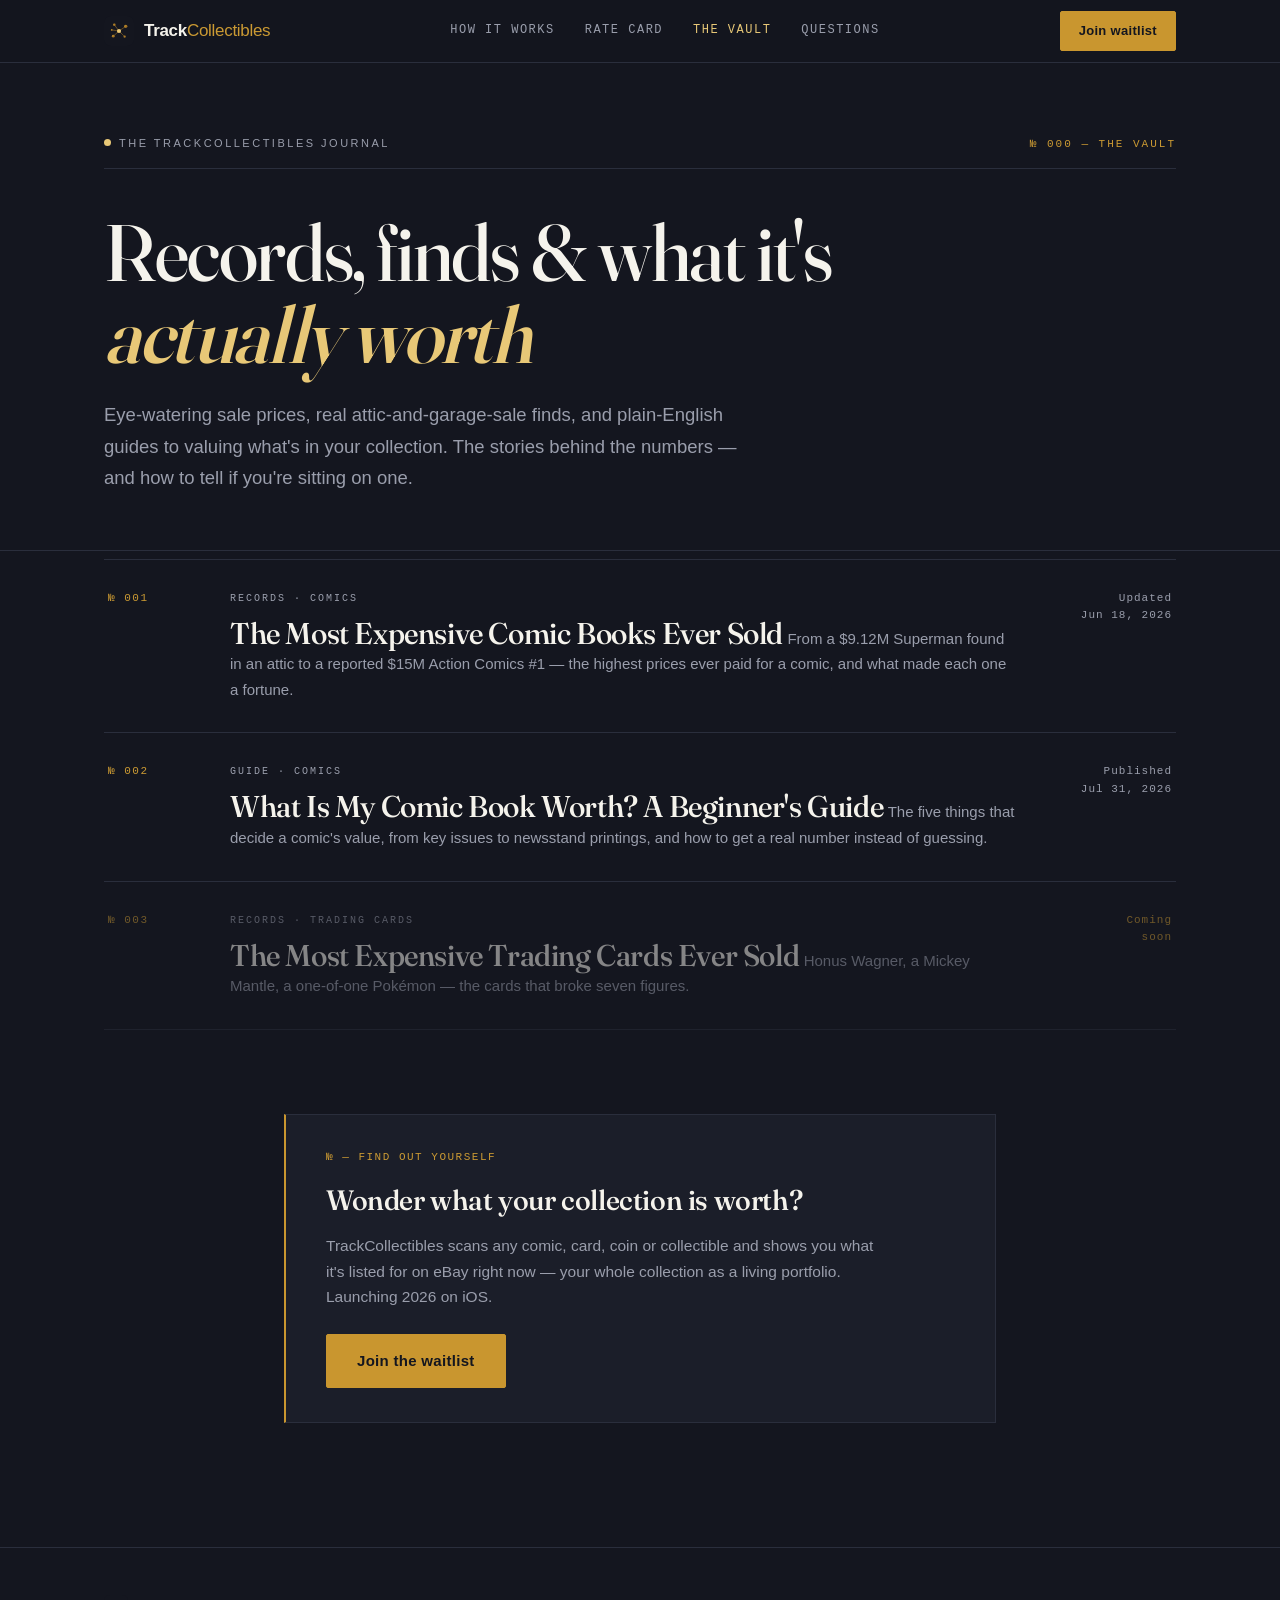
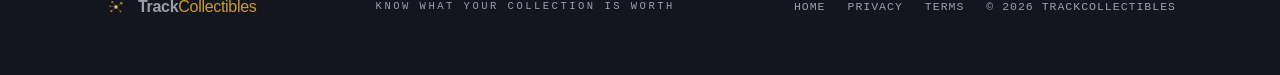
<file: vault/index.html>
<!DOCTYPE html>
<html lang="en">
<head>
<meta charset="utf-8">
<meta name="viewport" content="width=device-width, initial-scale=1">
<title>The Vault — Collectible Records, Finds & Value Guides | TrackCollectibles</title>
<meta name="description" content="The Vault: record collectible sales, real attic finds, and plain-English guides to what your comics, cards, coins and more are actually worth.">

<meta http-equiv="Content-Security-Policy" content="default-src 'self'; img-src 'self' data:; style-src 'self' 'unsafe-inline'; font-src 'self'; script-src 'self' https://static.cloudflareinsights.com; connect-src 'self' https://formspree.io https://cloudflareinsights.com; base-uri 'self'; form-action 'self' https://formspree.io; frame-ancestors 'none'; upgrade-insecure-requests">
<meta name="referrer" content="strict-origin-when-cross-origin">
<meta name="robots" content="index, follow">
<meta name="theme-color" content="#14161F">
<link rel="canonical" href="https://trackcollectibles.com/vault/">

<meta property="og:type" content="website">
<meta property="og:site_name" content="TrackCollectibles">
<meta property="og:title" content="The Vault — Collectible Records, Finds & Value Guides">
<meta property="og:description" content="Record collectible sales, real attic finds, and plain-English guides to what your collection is worth.">
<meta property="og:url" content="https://trackcollectibles.com/vault/">
<meta property="og:image" content="https://trackcollectibles.com/og-image.png">
<meta name="twitter:card" content="summary_large_image">
<meta name="twitter:title" content="The Vault — TrackCollectibles">
<meta name="twitter:description" content="Record collectible sales, real attic finds, and value guides.">
<meta name="twitter:image" content="https://trackcollectibles.com/og-image.png">

<link rel="icon" type="image/png" href="../favicon.png">
<link rel="apple-touch-icon" href="../apple-touch-icon.png">
<link rel="preload" href="../fonts/fraunces-latin-full-normal.woff2" as="font" type="font/woff2" crossorigin>
<link rel="stylesheet" href="vault.css">
<script src="../app.js" defer></script>

<script type="application/ld+json">
{
  "@context": "https://schema.org",
  "@type": "CollectionPage",
  "name": "The Vault",
  "url": "https://trackcollectibles.com/vault/",
  "description": "Record collectible sales, real attic finds, and plain-English guides to what your collection is worth.",
  "isPartOf": { "@type": "WebSite", "name": "TrackCollectibles", "url": "https://trackcollectibles.com/" },
  "publisher": { "@type": "Organization", "name": "TrackCollectibles", "url": "https://trackcollectibles.com/" }
}
</script>
</head>
<body>

<!-- ─── SVG DEFS ─── -->
<svg width="0" height="0" style="position:absolute" aria-hidden="true">
<defs>
  <linearGradient id="gold" x1="0" y1="0" x2="1" y2="1">
    <stop offset="0" stop-color="#C9962F"/><stop offset="1" stop-color="#8A5E1C"/>
  </linearGradient>
  <g id="mark">
    <g stroke="url(#gold)" stroke-width="2" fill="none" stroke-linecap="round">
      <line x1="58" y1="58" x2="40" y2="34"/>
      <line x1="58" y1="58" x2="84" y2="40"/>
      <line x1="58" y1="58" x2="80" y2="80"/>
      <line x1="58" y1="58" x2="36" y2="78"/>
      <line x1="58" y1="58" x2="30" y2="54"/>
    </g>
    <g fill="url(#gold)">
      <circle cx="40" cy="34" r="5"/>
      <circle cx="84" cy="40" r="6.5"/>
      <circle cx="80" cy="80" r="4.5"/>
      <circle cx="36" cy="78" r="5.5"/>
      <circle cx="30" cy="54" r="3.5"/>
    </g>
    <circle cx="58" cy="58" r="8" fill="#E8C877"/>
  </g>
</defs>
</svg>

<!-- ─── NAV ─── -->
<header>
  <div class="wrap nav-in">
    <a class="brand" href="../index.html">
      <svg viewBox="0 0 116 116" width="30" height="30" aria-hidden="true">
        <rect width="116" height="116" rx="26" fill="#14161F"/>
        <use href="#mark"/>
      </svg>
      <span class="word"><b>Track</b><span>Collectibles</span></span>
    </a>
    <nav class="nav-links">
      <a href="../index.html#how">How it works</a>
      <a href="../index.html#pricing">Rate card</a>
      <a href="index.html" class="active">The Vault</a>
      <a href="../index.html#faq">Questions</a>
    </nav>
    <a class="btn nav-cta" href="../index.html#waitlist">Join waitlist</a>
  </div>
</header>

<main id="top">

<!-- ─── VAULT HEADER ─── -->
<div class="vault-hero">
  <div class="wrap">
    <div class="vault-rule reveal">
      <span class="smallcaps"><span class="live-dot"></span>The TrackCollectibles journal</span>
      <span class="lotno">№ 000 — THE VAULT</span>
    </div>
    <h1 class="reveal">Records, finds &amp; what it's <span class="wonk">actually worth</span></h1>
    <p class="dek reveal">Eye-watering sale prices, real attic-and-garage-sale finds, and plain-English guides to valuing what's in your collection. The stories behind the numbers — and how to tell if you're sitting on one.</p>
  </div>
</div>

<!-- ─── ENTRIES ─── -->
<section class="wrap" style="padding:8px 24px 40px">
  <div class="entries">

    <a class="entry reveal" href="most-expensive-comic-books-ever-sold.html">
      <span class="entry-lot">№ 001</span>
      <span class="entry-main">
        <span class="entry-cat">Records · Comics</span>
        <span class="entry-title">The Most Expensive Comic Books Ever Sold</span>
        <span class="entry-dek">From a $9.12M Superman found in an attic to a reported $15M Action Comics #1 — the highest prices ever paid for a comic, and what made each one a fortune.</span>
      </span>
      <span class="entry-date">Updated<br>Jun 18, 2026</span>
    </a>

    <a class="entry reveal" href="what-is-my-comic-book-worth.html">
      <span class="entry-lot">№ 002</span>
      <span class="entry-main">
        <span class="entry-cat">Guide · Comics</span>
        <span class="entry-title">What Is My Comic Book Worth? A Beginner's Guide</span>
        <span class="entry-dek">The five things that decide a comic's value, from key issues to newsstand printings, and how to get a real number instead of guessing.</span>
      </span>
      <span class="entry-date">Published<br>Jul 31, 2026</span>
    </a>

    <div class="entry soon reveal">
      <span class="entry-lot">№ 003</span>
      <span class="entry-main">
        <span class="entry-cat">Records · Trading Cards</span>
        <span class="entry-title">The Most Expensive Trading Cards Ever Sold</span>
        <span class="entry-dek">Honus Wagner, a Mickey Mantle, a one-of-one Pokémon — the cards that broke seven figures.</span>
      </span>
      <span class="entry-date">Coming<br>soon</span>
    </div>

  </div>
</section>

<!-- ─── CTA ─── -->
<section class="wrap-narrow" style="padding-bottom:8px">
  <div class="cta-box reveal">
    <div class="k">№ — Find out yourself</div>
    <h3>Wonder what your collection is worth?</h3>
    <p>TrackCollectibles scans any comic, card, coin or collectible and shows you what it's listed for on eBay right now — your whole collection as a living portfolio. Launching 2026 on iOS.</p>
    <a class="btn" href="../index.html#waitlist">Join the waitlist</a>
  </div>
</section>

</main>

<!-- ─── FOOTER ─── -->
<footer>
  <div class="wrap foot-in">
    <div class="brand" style="display:flex;align-items:center;gap:10px;font-size:16px;font-weight:600">
      <svg viewBox="0 0 116 116" width="24" height="24" aria-hidden="true">
        <rect width="116" height="116" rx="26" fill="#14161F"/>
        <use href="#mark"/>
      </svg>
      <span><b>Track</b><span style="color:var(--gold-text);font-weight:400">Collectibles</span></span>
    </div>
    <div class="tagline">Know what your collection is worth</div>
    <div class="foot-links">
      <a href="../index.html">Home</a>
      <a href="../privacy.html">Privacy</a>
      <a href="../terms.html">Terms</a>
      <span>© 2026 TrackCollectibles</span>
    </div>
  </div>
</footer>

</body>
</html>
</file>
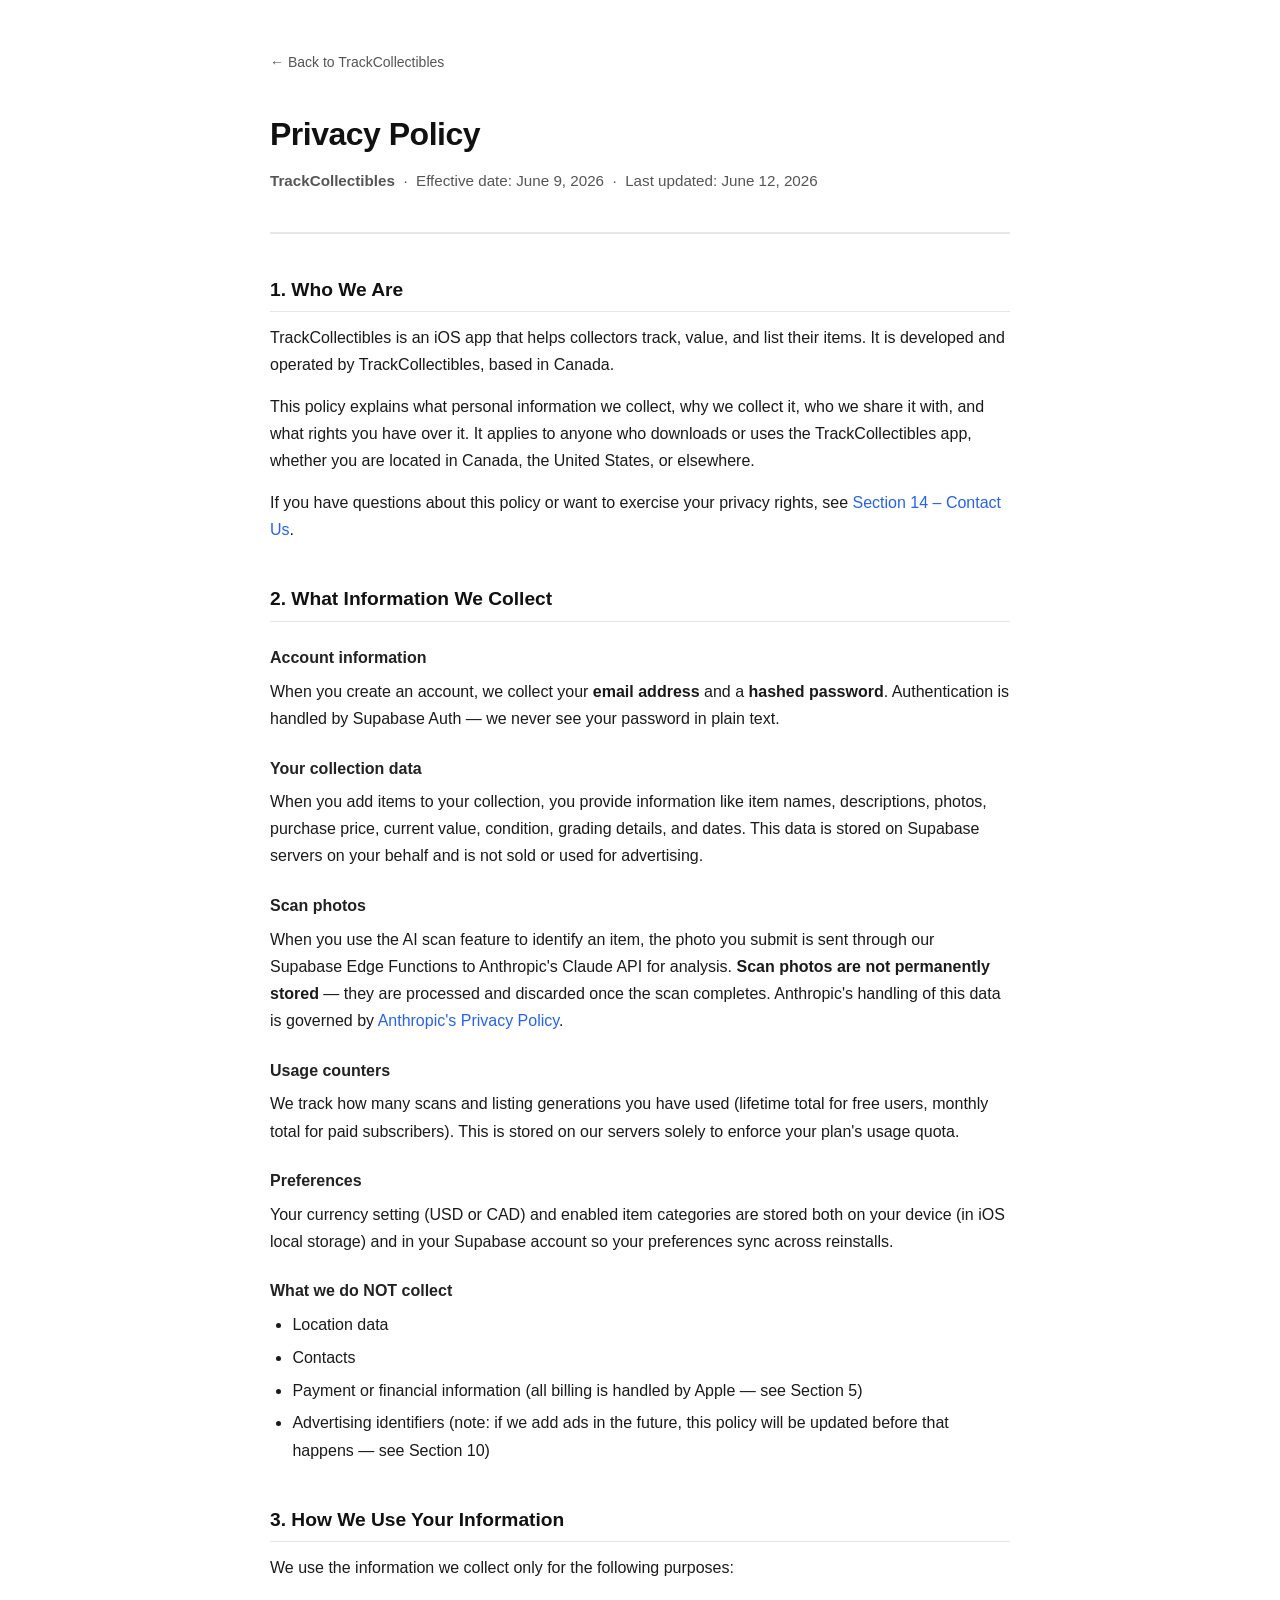
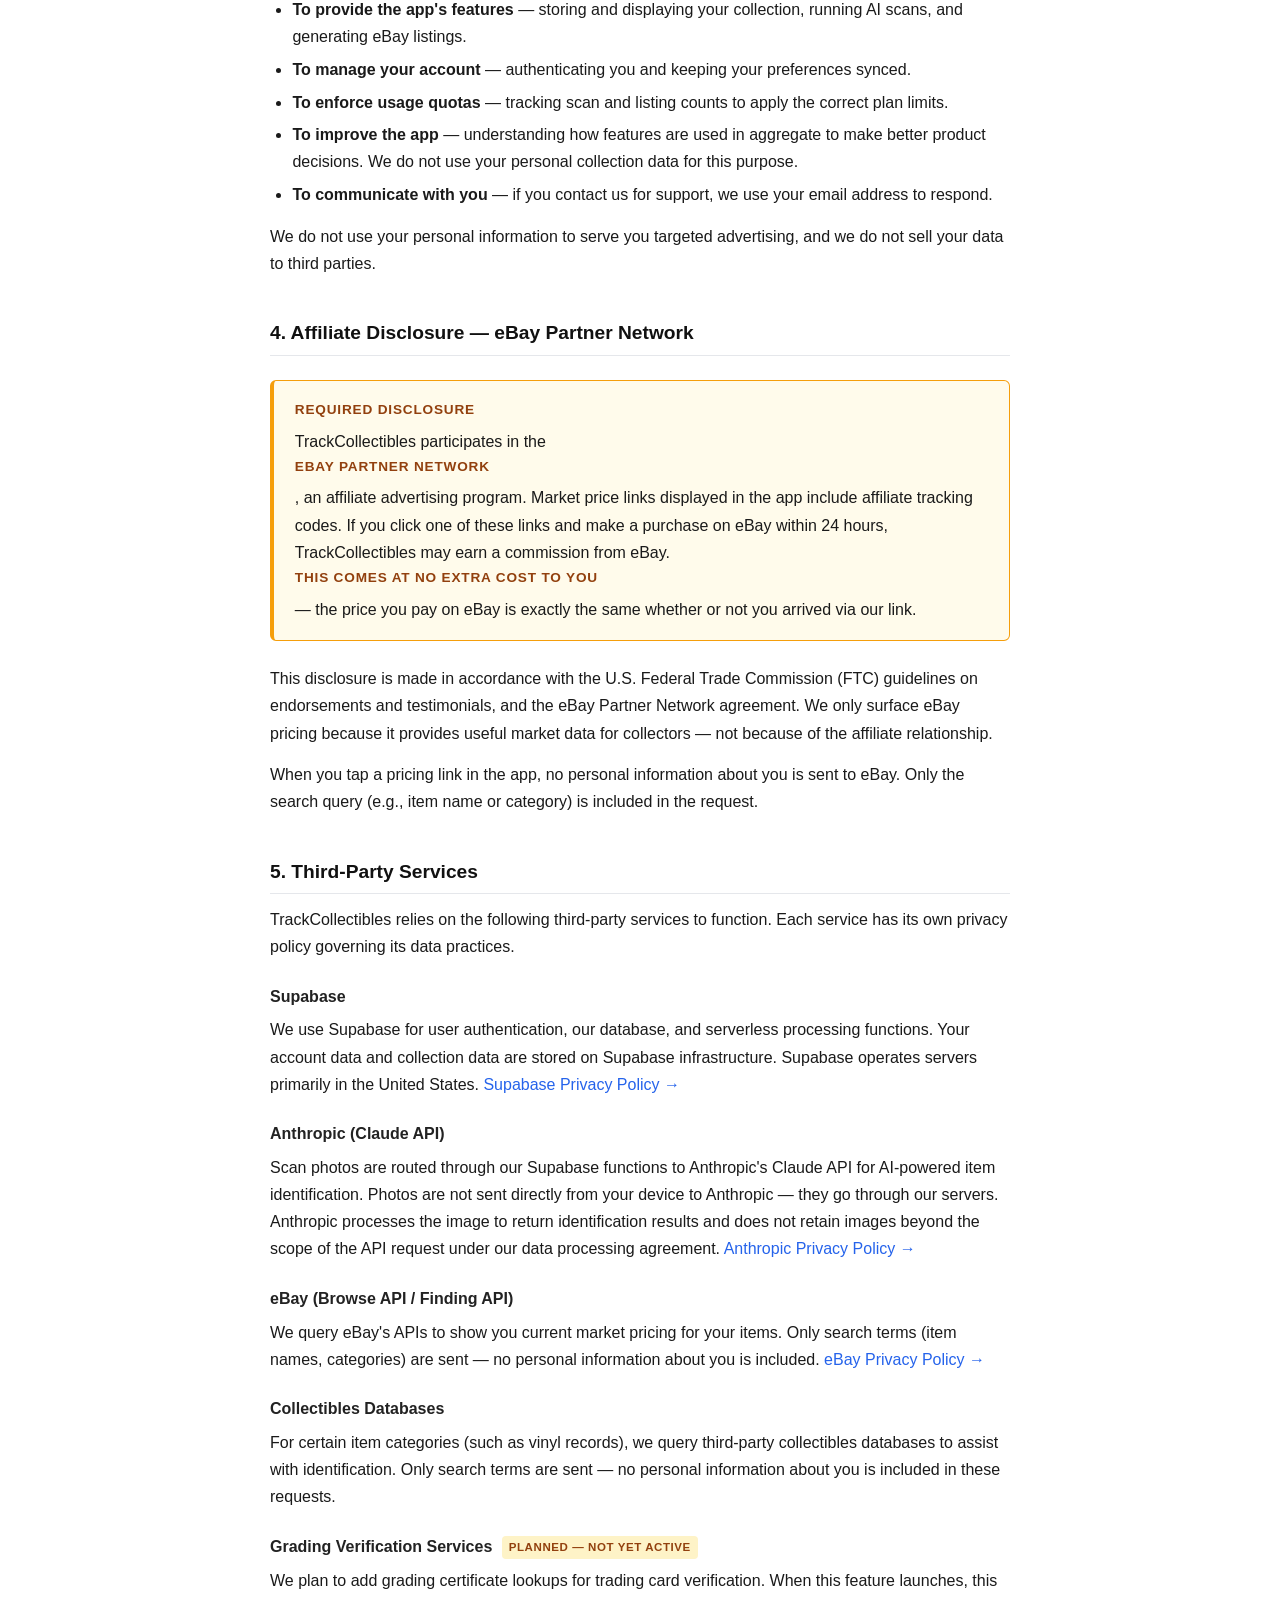
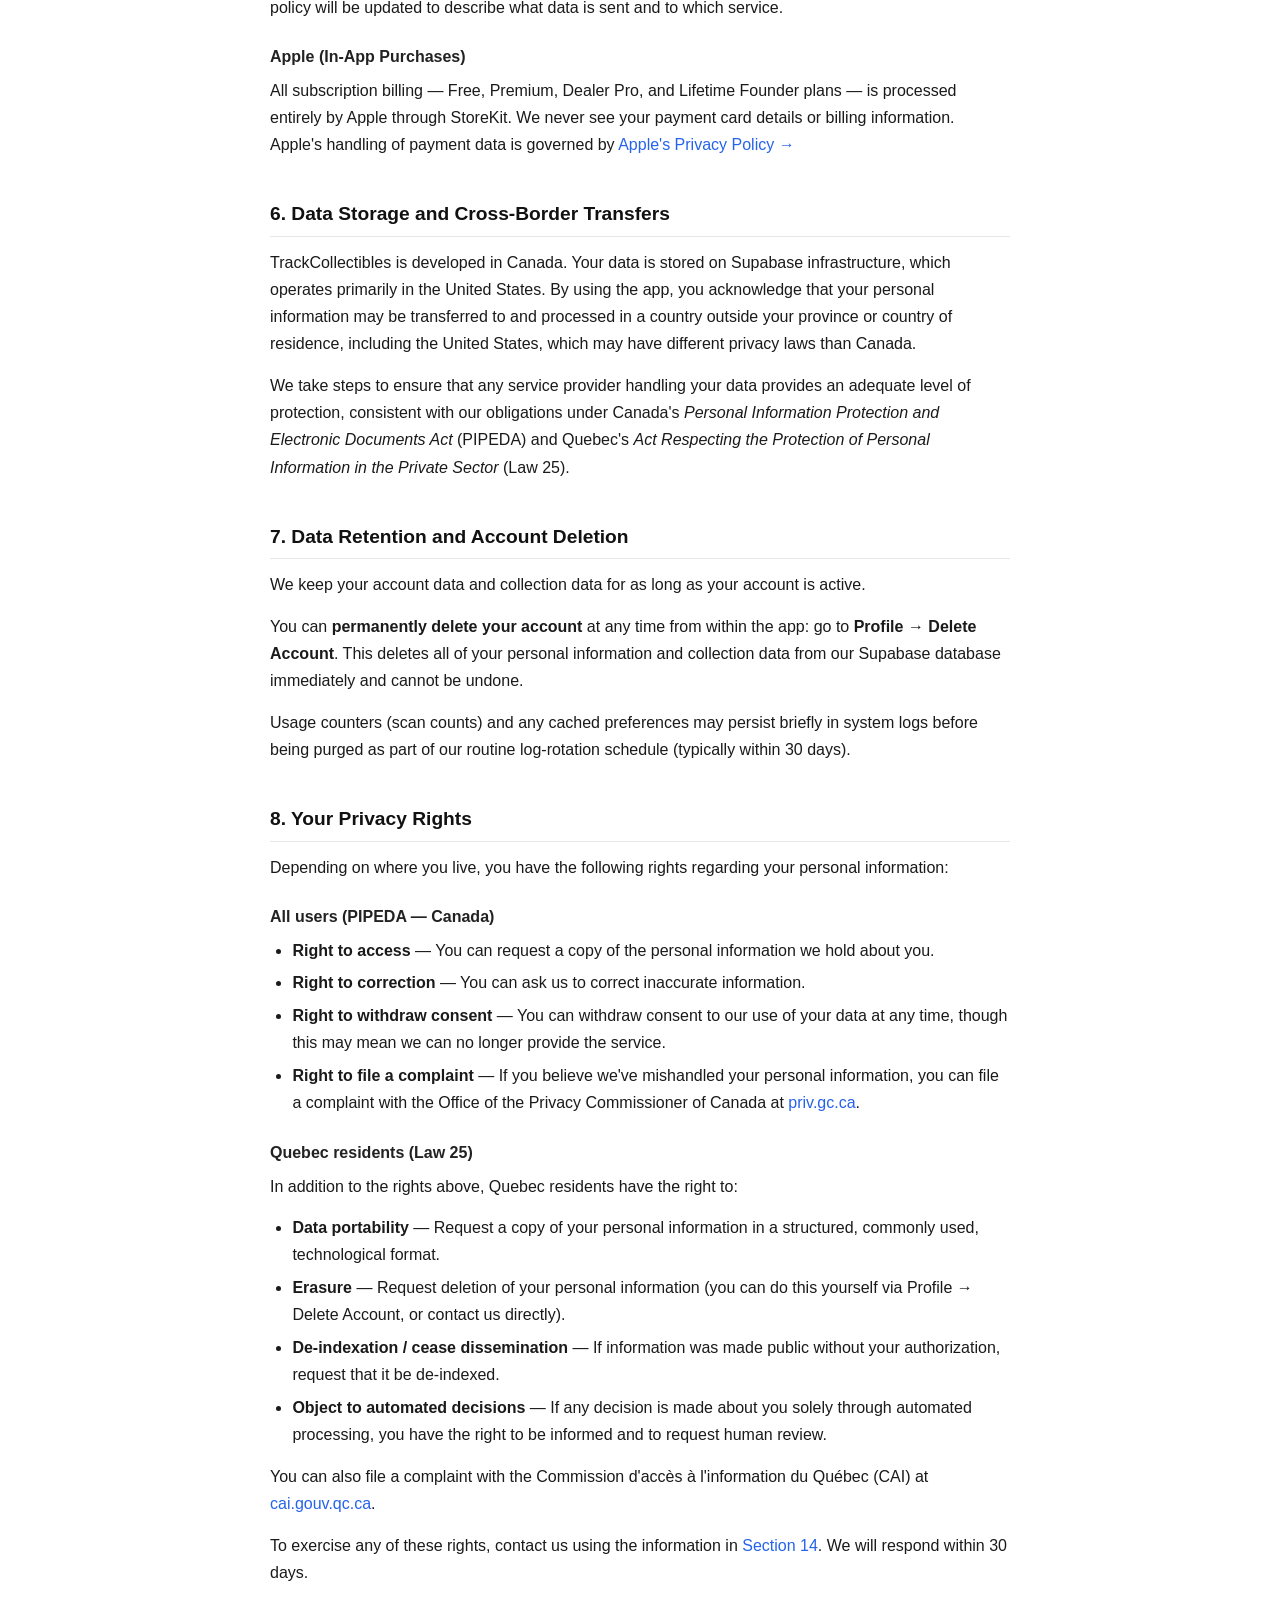
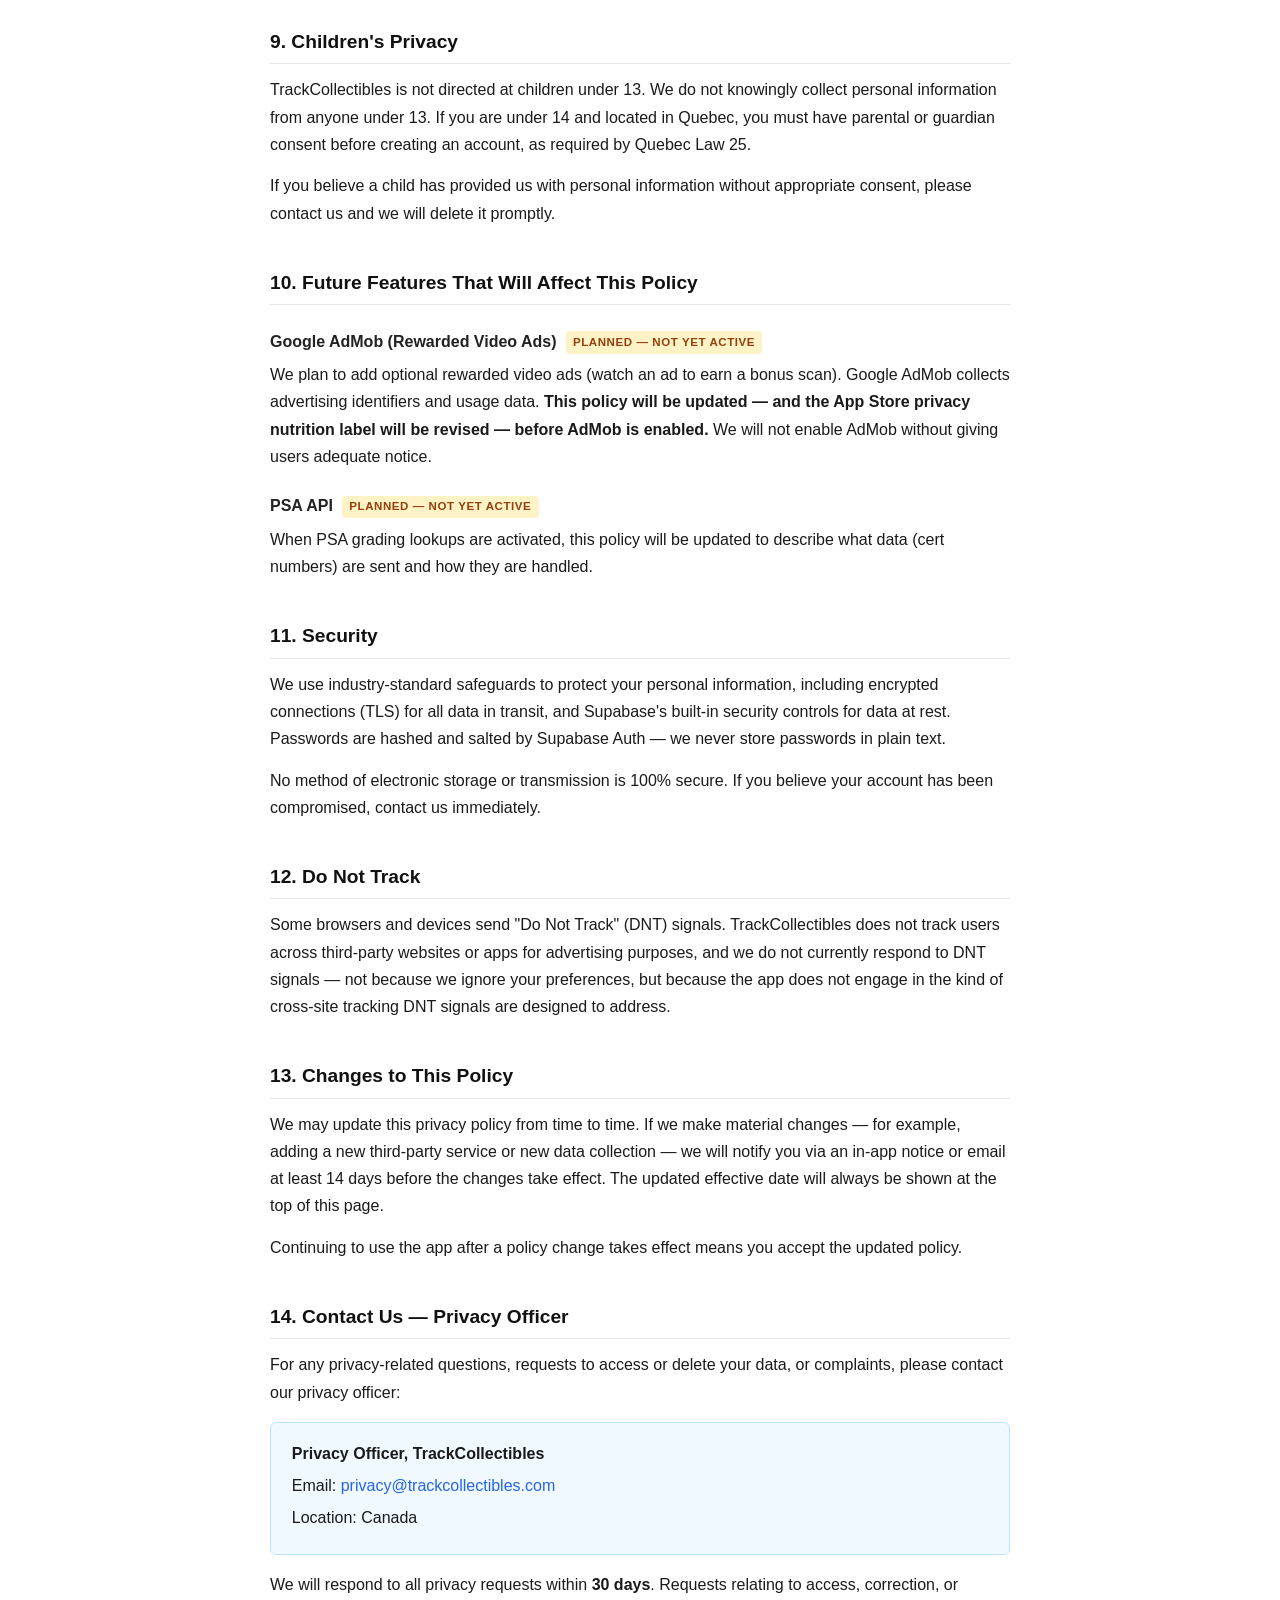
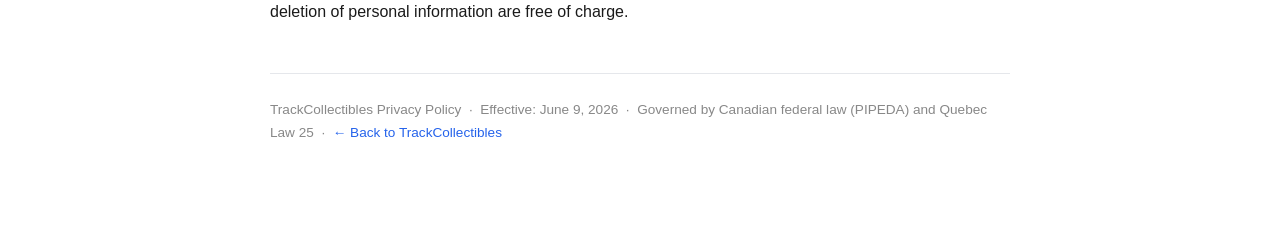
<file: privacy.html>
<!DOCTYPE html>
<html lang="en">
<head>
  <meta charset="UTF-8" />
  <meta name="viewport" content="width=device-width, initial-scale=1.0" />
  <title>Privacy Policy – TrackCollectibles</title>
  <style>
    *, *::before, *::after { box-sizing: border-box; margin: 0; padding: 0; }

    body {
      font-family: -apple-system, BlinkMacSystemFont, "Segoe UI", Roboto, Helvetica, Arial, sans-serif;
      font-size: 16px;
      line-height: 1.7;
      color: #1a1a1a;
      background: #ffffff;
      padding: 0 1rem;
    }

    .wrapper {
      max-width: 740px;
      margin: 0 auto;
      padding: 3rem 0 5rem;
    }

    header {
      border-bottom: 2px solid #e5e7eb;
      padding-bottom: 1.5rem;
      margin-bottom: 2.5rem;
    }

    header h1 {
      font-size: 2rem;
      font-weight: 700;
      letter-spacing: -0.5px;
      color: #111;
    }

    header p {
      margin-top: 0.4rem;
      color: #555;
      font-size: 0.95rem;
    }

    h2 {
      font-size: 1.2rem;
      font-weight: 700;
      color: #111;
      margin: 2.5rem 0 0.75rem;
      padding-bottom: 0.3rem;
      border-bottom: 1px solid #e5e7eb;
    }

    h3 {
      font-size: 1rem;
      font-weight: 600;
      margin: 1.4rem 0 0.4rem;
      color: #222;
    }

    p { margin-bottom: 0.9rem; }

    ul {
      margin: 0.4rem 0 0.9rem 1.4rem;
    }

    ul li { margin-bottom: 0.35rem; }

    .affiliate-box {
      background: #fffbeb;
      border: 1px solid #f59e0b;
      border-left: 4px solid #f59e0b;
      border-radius: 6px;
      padding: 1.1rem 1.3rem;
      margin: 1.5rem 0;
    }

    .affiliate-box strong {
      display: block;
      font-size: 0.85rem;
      text-transform: uppercase;
      letter-spacing: 0.06em;
      color: #92400e;
      margin-bottom: 0.4rem;
    }

    .contact-box {
      background: #f0f9ff;
      border: 1px solid #bae6fd;
      border-radius: 6px;
      padding: 1.1rem 1.3rem;
      margin-top: 1rem;
    }

    .contact-box p { margin-bottom: 0.3rem; }

    .tag {
      display: inline-block;
      font-size: 0.72rem;
      font-weight: 600;
      letter-spacing: 0.05em;
      text-transform: uppercase;
      background: #f3f4f6;
      color: #555;
      border-radius: 4px;
      padding: 0.1rem 0.45rem;
      vertical-align: middle;
      margin-left: 0.3rem;
    }

    .tag.future {
      background: #fef3c7;
      color: #92400e;
    }

    a { color: #2563eb; text-decoration: none; }
    a:hover { text-decoration: underline; }

    .back-link {
      display: inline-flex;
      align-items: center;
      gap: 6px;
      font-size: 14px;
      color: #555;
      margin-bottom: 2rem;
    }
    .back-link:hover { color: #111; }

    footer {
      margin-top: 3rem;
      padding-top: 1.5rem;
      border-top: 1px solid #e5e7eb;
      font-size: 0.85rem;
      color: #888;
    }
  </style>
</head>
<body>
<div class="wrapper">

  <a class="back-link" href="/">← Back to TrackCollectibles</a>

  <header>
    <h1>Privacy Policy</h1>
    <p><strong>TrackCollectibles</strong> &nbsp;·&nbsp; Effective date: June 9, 2026 &nbsp;·&nbsp; Last updated: June 12, 2026</p>
  </header>

  <!-- ───────────────────────────────────────── -->
  <h2>1. Who We Are</h2>
  <p>TrackCollectibles is an iOS app that helps collectors track, value, and list their items. It is developed and operated by TrackCollectibles, based in Canada.</p>
  <p>This policy explains what personal information we collect, why we collect it, who we share it with, and what rights you have over it. It applies to anyone who downloads or uses the TrackCollectibles app, whether you are located in Canada, the United States, or elsewhere.</p>
  <p>If you have questions about this policy or want to exercise your privacy rights, see <a href="#contact">Section 14 – Contact Us</a>.</p>

  <!-- ───────────────────────────────────────── -->
  <h2>2. What Information We Collect</h2>

  <h3>Account information</h3>
  <p>When you create an account, we collect your <strong>email address</strong> and a <strong>hashed password</strong>. Authentication is handled by Supabase Auth — we never see your password in plain text.</p>

  <h3>Your collection data</h3>
  <p>When you add items to your collection, you provide information like item names, descriptions, photos, purchase price, current value, condition, grading details, and dates. This data is stored on Supabase servers on your behalf and is not sold or used for advertising.</p>

  <h3>Scan photos</h3>
  <p>When you use the AI scan feature to identify an item, the photo you submit is sent through our Supabase Edge Functions to Anthropic's Claude API for analysis. <strong>Scan photos are not permanently stored</strong> — they are processed and discarded once the scan completes. Anthropic's handling of this data is governed by <a href="https://www.anthropic.com/legal/privacy" target="_blank" rel="noopener">Anthropic's Privacy Policy</a>.</p>

  <h3>Usage counters</h3>
  <p>We track how many scans and listing generations you have used (lifetime total for free users, monthly total for paid subscribers). This is stored on our servers solely to enforce your plan's usage quota.</p>

  <h3>Preferences</h3>
  <p>Your currency setting (USD or CAD) and enabled item categories are stored both on your device (in iOS local storage) and in your Supabase account so your preferences sync across reinstalls.</p>

  <h3>What we do NOT collect</h3>
  <ul>
    <li>Location data</li>
    <li>Contacts</li>
    <li>Payment or financial information (all billing is handled by Apple — see Section 5)</li>
    <li>Advertising identifiers (note: if we add ads in the future, this policy will be updated before that happens — see Section 10)</li>
  </ul>

  <!-- ───────────────────────────────────────── -->
  <h2>3. How We Use Your Information</h2>
  <p>We use the information we collect only for the following purposes:</p>
  <ul>
    <li><strong>To provide the app's features</strong> — storing and displaying your collection, running AI scans, and generating eBay listings.</li>
    <li><strong>To manage your account</strong> — authenticating you and keeping your preferences synced.</li>
    <li><strong>To enforce usage quotas</strong> — tracking scan and listing counts to apply the correct plan limits.</li>
    <li><strong>To improve the app</strong> — understanding how features are used in aggregate to make better product decisions. We do not use your personal collection data for this purpose.</li>
    <li><strong>To communicate with you</strong> — if you contact us for support, we use your email address to respond.</li>
  </ul>
  <p>We do not use your personal information to serve you targeted advertising, and we do not sell your data to third parties.</p>

  <!-- ───────────────────────────────────────── -->
  <h2>4. Affiliate Disclosure — eBay Partner Network</h2>

  <div class="affiliate-box">
    <strong>Required disclosure</strong>
    TrackCollectibles participates in the <strong>eBay Partner Network</strong>, an affiliate advertising program. Market price links displayed in the app include affiliate tracking codes. If you click one of these links and make a purchase on eBay within 24 hours, TrackCollectibles may earn a commission from eBay. <strong>This comes at no extra cost to you</strong> — the price you pay on eBay is exactly the same whether or not you arrived via our link.
  </div>

  <p>This disclosure is made in accordance with the U.S. Federal Trade Commission (FTC) guidelines on endorsements and testimonials, and the eBay Partner Network agreement. We only surface eBay pricing because it provides useful market data for collectors — not because of the affiliate relationship.</p>
  <p>When you tap a pricing link in the app, no personal information about you is sent to eBay. Only the search query (e.g., item name or category) is included in the request.</p>

  <!-- ───────────────────────────────────────── -->
  <h2>5. Third-Party Services</h2>
  <p>TrackCollectibles relies on the following third-party services to function. Each service has its own privacy policy governing its data practices.</p>

  <h3>Supabase</h3>
  <p>We use Supabase for user authentication, our database, and serverless processing functions. Your account data and collection data are stored on Supabase infrastructure. Supabase operates servers primarily in the United States. <a href="https://supabase.com/privacy" target="_blank" rel="noopener">Supabase Privacy Policy →</a></p>

  <h3>Anthropic (Claude API)</h3>
  <p>Scan photos are routed through our Supabase functions to Anthropic's Claude API for AI-powered item identification. Photos are not sent directly from your device to Anthropic — they go through our servers. Anthropic processes the image to return identification results and does not retain images beyond the scope of the API request under our data processing agreement. <a href="https://www.anthropic.com/legal/privacy" target="_blank" rel="noopener">Anthropic Privacy Policy →</a></p>

  <h3>eBay (Browse API / Finding API)</h3>
  <p>We query eBay's APIs to show you current market pricing for your items. Only search terms (item names, categories) are sent — no personal information about you is included. <a href="https://www.ebay.com/help/policies/member-behaviour-policies/user-privacy-notice-privacy-policy?id=4260" target="_blank" rel="noopener">eBay Privacy Policy →</a></p>

  <h3>Collectibles Databases</h3>
  <p>For certain item categories (such as vinyl records), we query third-party collectibles databases to assist with identification. Only search terms are sent — no personal information about you is included in these requests.</p>

  <h3>Grading Verification Services <span class="tag future">Planned — not yet active</span></h3>
  <p>We plan to add grading certificate lookups for trading card verification. When this feature launches, this policy will be updated to describe what data is sent and to which service.</p>

  <h3>Apple (In-App Purchases)</h3>
  <p>All subscription billing — Free, Premium, Dealer Pro, and Lifetime Founder plans — is processed entirely by Apple through StoreKit. We never see your payment card details or billing information. Apple's handling of payment data is governed by <a href="https://www.apple.com/legal/privacy/" target="_blank" rel="noopener">Apple's Privacy Policy →</a></p>

  <!-- ───────────────────────────────────────── -->
  <h2>6. Data Storage and Cross-Border Transfers</h2>
  <p>TrackCollectibles is developed in Canada. Your data is stored on Supabase infrastructure, which operates primarily in the United States. By using the app, you acknowledge that your personal information may be transferred to and processed in a country outside your province or country of residence, including the United States, which may have different privacy laws than Canada.</p>
  <p>We take steps to ensure that any service provider handling your data provides an adequate level of protection, consistent with our obligations under Canada's <em>Personal Information Protection and Electronic Documents Act</em> (PIPEDA) and Quebec's <em>Act Respecting the Protection of Personal Information in the Private Sector</em> (Law 25).</p>

  <!-- ───────────────────────────────────────── -->
  <h2>7. Data Retention and Account Deletion</h2>
  <p>We keep your account data and collection data for as long as your account is active.</p>
  <p>You can <strong>permanently delete your account</strong> at any time from within the app: go to <strong>Profile → Delete Account</strong>. This deletes all of your personal information and collection data from our Supabase database immediately and cannot be undone.</p>
  <p>Usage counters (scan counts) and any cached preferences may persist briefly in system logs before being purged as part of our routine log-rotation schedule (typically within 30 days).</p>

  <!-- ───────────────────────────────────────── -->
  <h2>8. Your Privacy Rights</h2>
  <p>Depending on where you live, you have the following rights regarding your personal information:</p>

  <h3>All users (PIPEDA — Canada)</h3>
  <ul>
    <li><strong>Right to access</strong> — You can request a copy of the personal information we hold about you.</li>
    <li><strong>Right to correction</strong> — You can ask us to correct inaccurate information.</li>
    <li><strong>Right to withdraw consent</strong> — You can withdraw consent to our use of your data at any time, though this may mean we can no longer provide the service.</li>
    <li><strong>Right to file a complaint</strong> — If you believe we've mishandled your personal information, you can file a complaint with the Office of the Privacy Commissioner of Canada at <a href="https://www.priv.gc.ca" target="_blank" rel="noopener">priv.gc.ca</a>.</li>
  </ul>

  <h3>Quebec residents (Law 25)</h3>
  <p>In addition to the rights above, Quebec residents have the right to:</p>
  <ul>
    <li><strong>Data portability</strong> — Request a copy of your personal information in a structured, commonly used, technological format.</li>
    <li><strong>Erasure</strong> — Request deletion of your personal information (you can do this yourself via Profile → Delete Account, or contact us directly).</li>
    <li><strong>De-indexation / cease dissemination</strong> — If information was made public without your authorization, request that it be de-indexed.</li>
    <li><strong>Object to automated decisions</strong> — If any decision is made about you solely through automated processing, you have the right to be informed and to request human review.</li>
  </ul>
  <p>You can also file a complaint with the Commission d'accès à l'information du Québec (CAI) at <a href="https://www.cai.gouv.qc.ca" target="_blank" rel="noopener">cai.gouv.qc.ca</a>.</p>

  <p>To exercise any of these rights, contact us using the information in <a href="#contact">Section 14</a>. We will respond within 30 days.</p>

  <!-- ───────────────────────────────────────── -->
  <h2>9. Children's Privacy</h2>
  <p>TrackCollectibles is not directed at children under 13. We do not knowingly collect personal information from anyone under 13. If you are under 14 and located in Quebec, you must have parental or guardian consent before creating an account, as required by Quebec Law 25.</p>
  <p>If you believe a child has provided us with personal information without appropriate consent, please contact us and we will delete it promptly.</p>

  <!-- ───────────────────────────────────────── -->
  <h2>10. Future Features That Will Affect This Policy</h2>

  <h3>Google AdMob (Rewarded Video Ads) <span class="tag future">Planned — not yet active</span></h3>
  <p>We plan to add optional rewarded video ads (watch an ad to earn a bonus scan). Google AdMob collects advertising identifiers and usage data. <strong>This policy will be updated — and the App Store privacy nutrition label will be revised — before AdMob is enabled.</strong> We will not enable AdMob without giving users adequate notice.</p>

  <h3>PSA API <span class="tag future">Planned — not yet active</span></h3>
  <p>When PSA grading lookups are activated, this policy will be updated to describe what data (cert numbers) are sent and how they are handled.</p>

  <!-- ───────────────────────────────────────── -->
  <h2>11. Security</h2>
  <p>We use industry-standard safeguards to protect your personal information, including encrypted connections (TLS) for all data in transit, and Supabase's built-in security controls for data at rest. Passwords are hashed and salted by Supabase Auth — we never store passwords in plain text.</p>
  <p>No method of electronic storage or transmission is 100% secure. If you believe your account has been compromised, contact us immediately.</p>

  <!-- ───────────────────────────────────────── -->
  <h2>12. Do Not Track</h2>
  <p>Some browsers and devices send "Do Not Track" (DNT) signals. TrackCollectibles does not track users across third-party websites or apps for advertising purposes, and we do not currently respond to DNT signals — not because we ignore your preferences, but because the app does not engage in the kind of cross-site tracking DNT signals are designed to address.</p>

  <!-- ───────────────────────────────────────── -->
  <h2>13. Changes to This Policy</h2>
  <p>We may update this privacy policy from time to time. If we make material changes — for example, adding a new third-party service or new data collection — we will notify you via an in-app notice or email at least 14 days before the changes take effect. The updated effective date will always be shown at the top of this page.</p>
  <p>Continuing to use the app after a policy change takes effect means you accept the updated policy.</p>

  <!-- ───────────────────────────────────────── -->
  <h2 id="contact">14. Contact Us — Privacy Officer</h2>
  <p>For any privacy-related questions, requests to access or delete your data, or complaints, please contact our privacy officer:</p>

  <div class="contact-box">
    <p><strong>Privacy Officer, TrackCollectibles</strong></p>
    <p>Email: <a href="mailto:privacy@trackcollectibles.com">privacy@trackcollectibles.com</a></p>
    <p>Location: Canada</p>
  </div>

  <p style="margin-top:1rem;">We will respond to all privacy requests within <strong>30 days</strong>. Requests relating to access, correction, or deletion of personal information are free of charge.</p>

  <!-- ───────────────────────────────────────── -->
  <footer>
    <p>TrackCollectibles Privacy Policy &nbsp;·&nbsp; Effective: June 9, 2026 &nbsp;·&nbsp; Governed by Canadian federal law (PIPEDA) and Quebec Law 25 &nbsp;·&nbsp; <a href="/">← Back to TrackCollectibles</a></p>
  </footer>

</div>
</body>
</html>
</file>
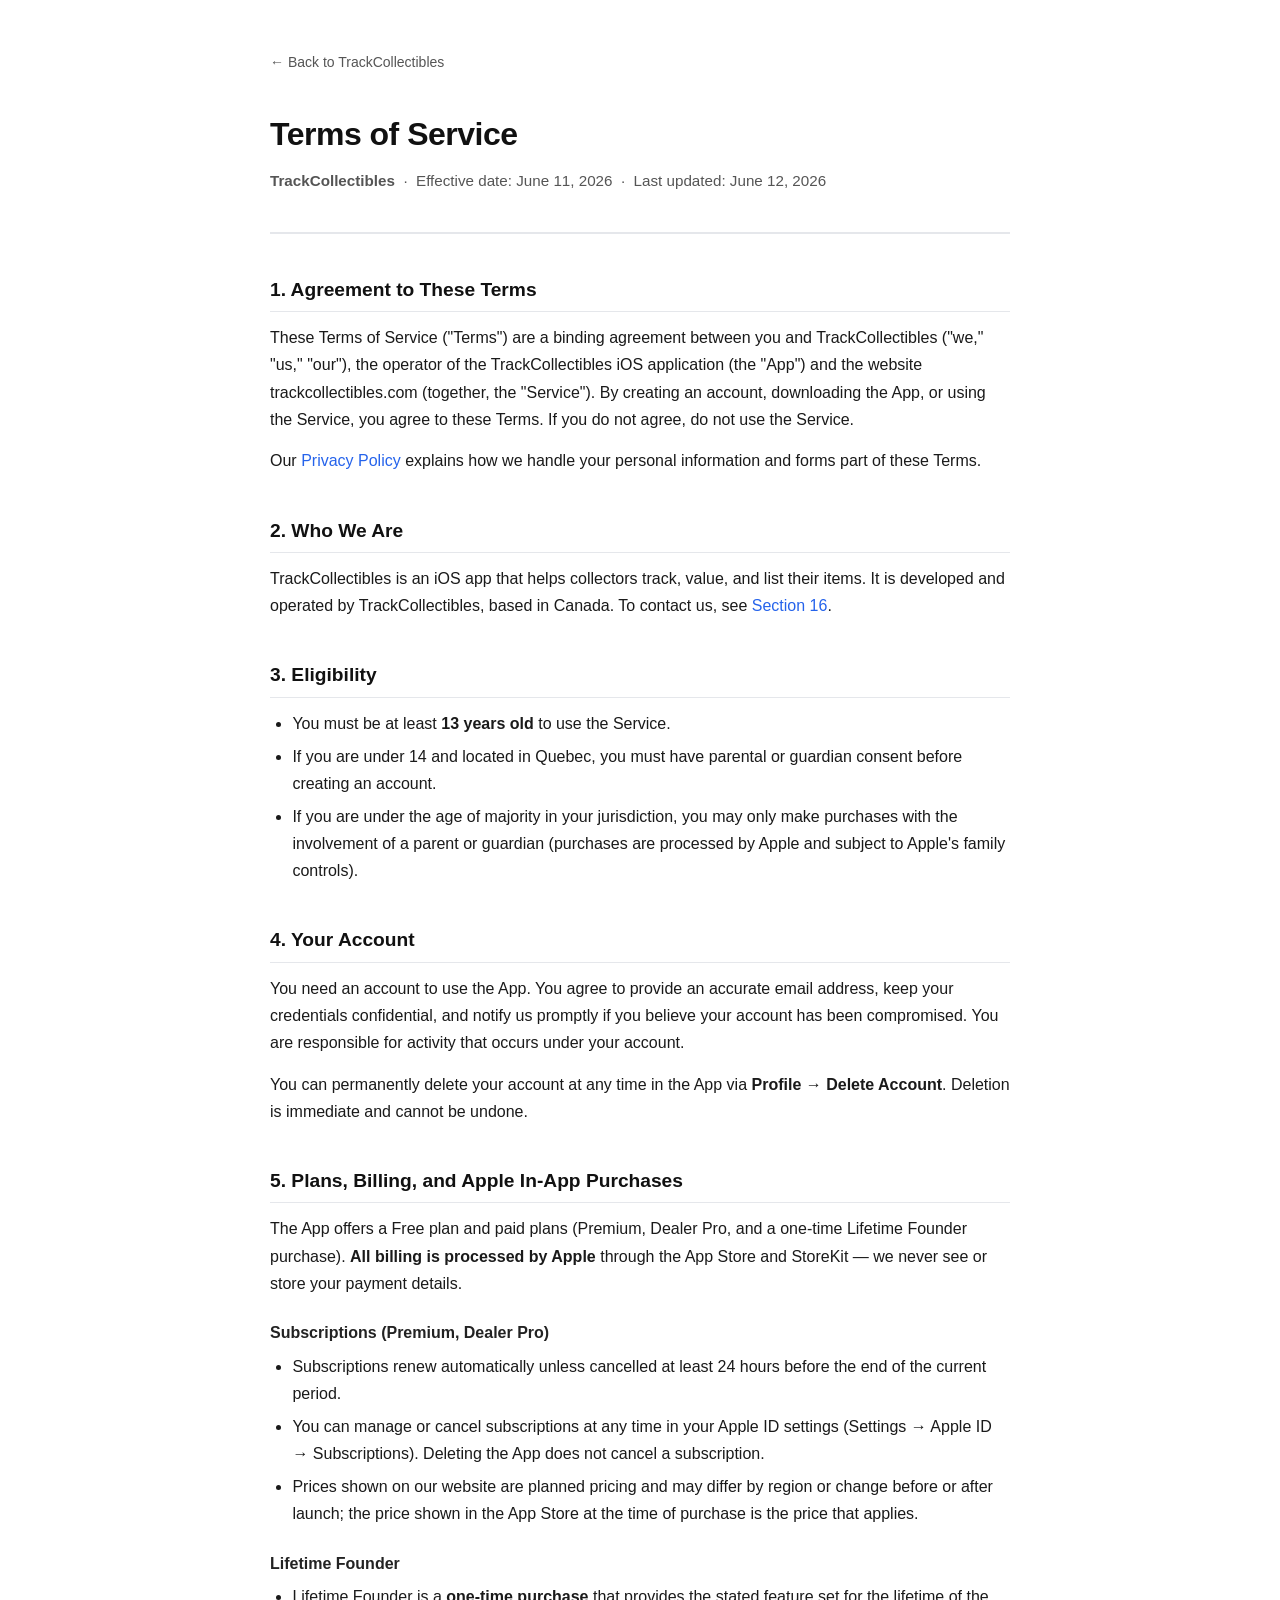
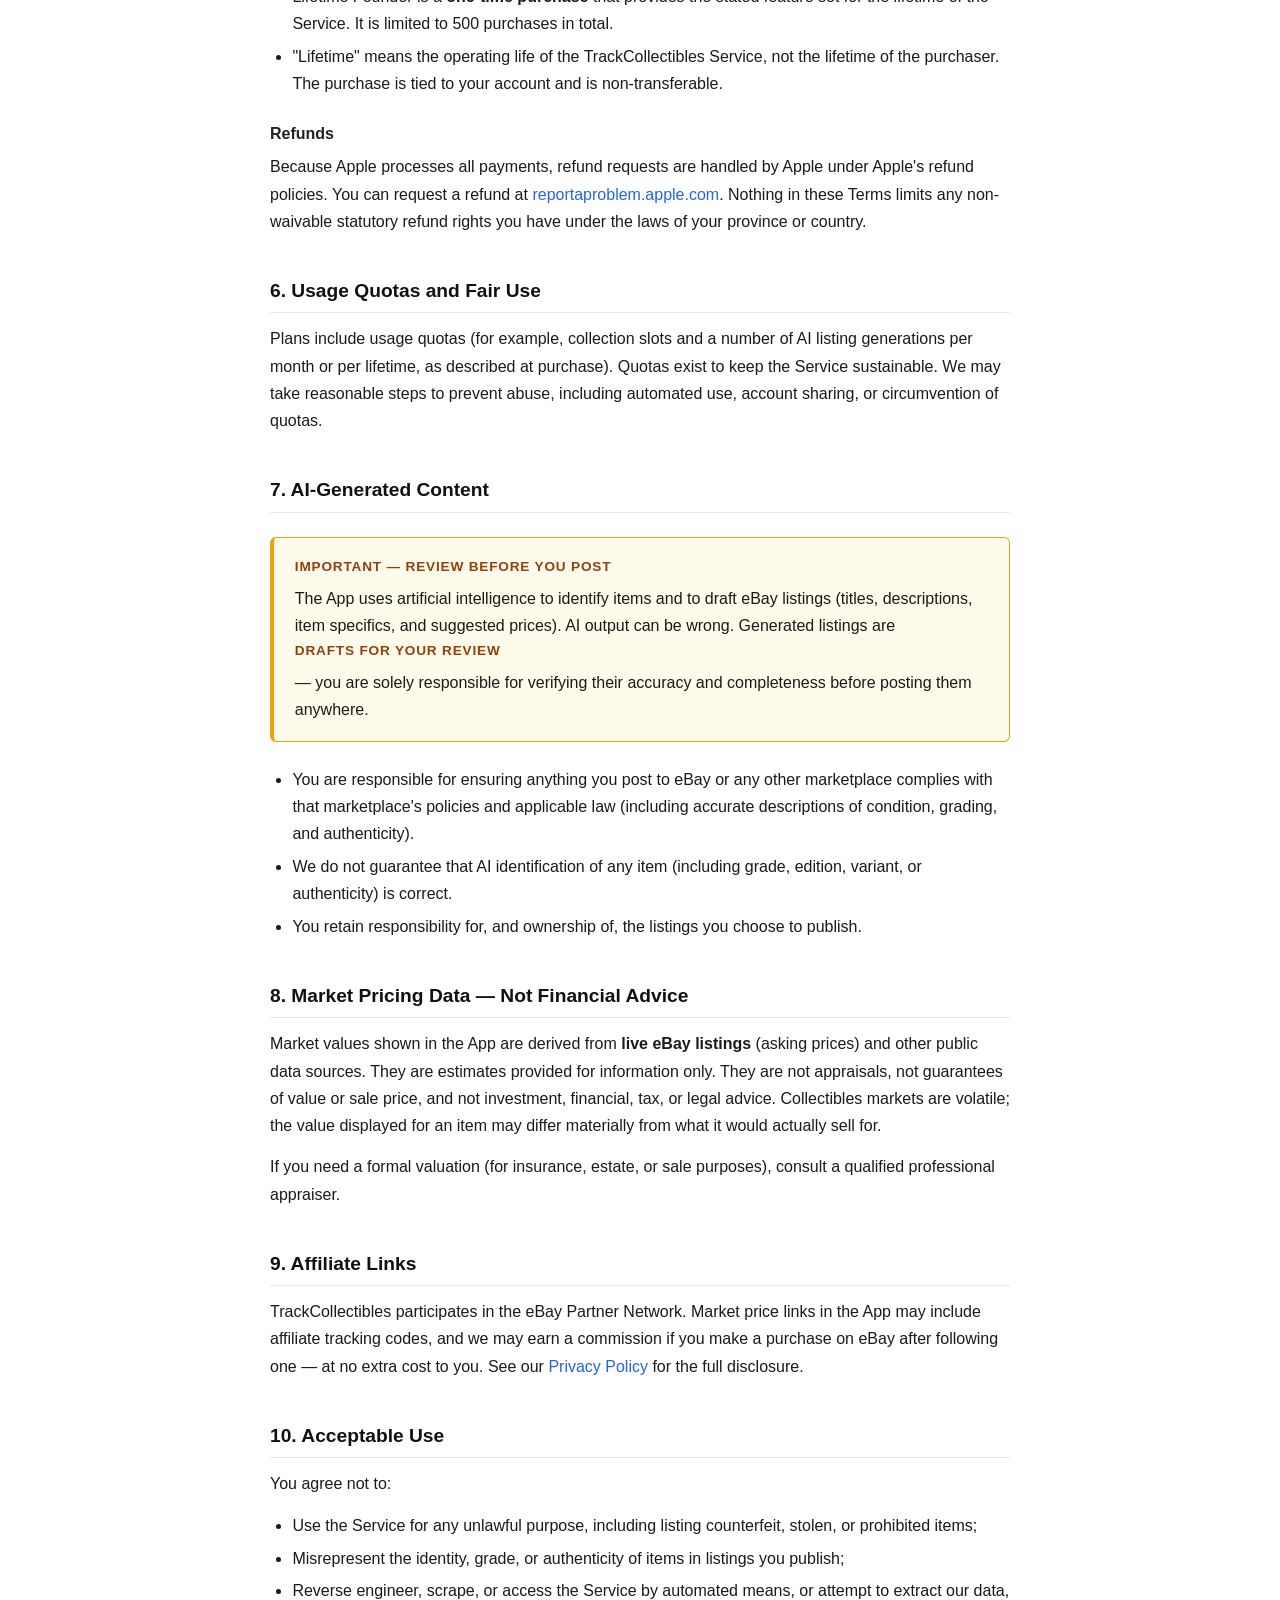
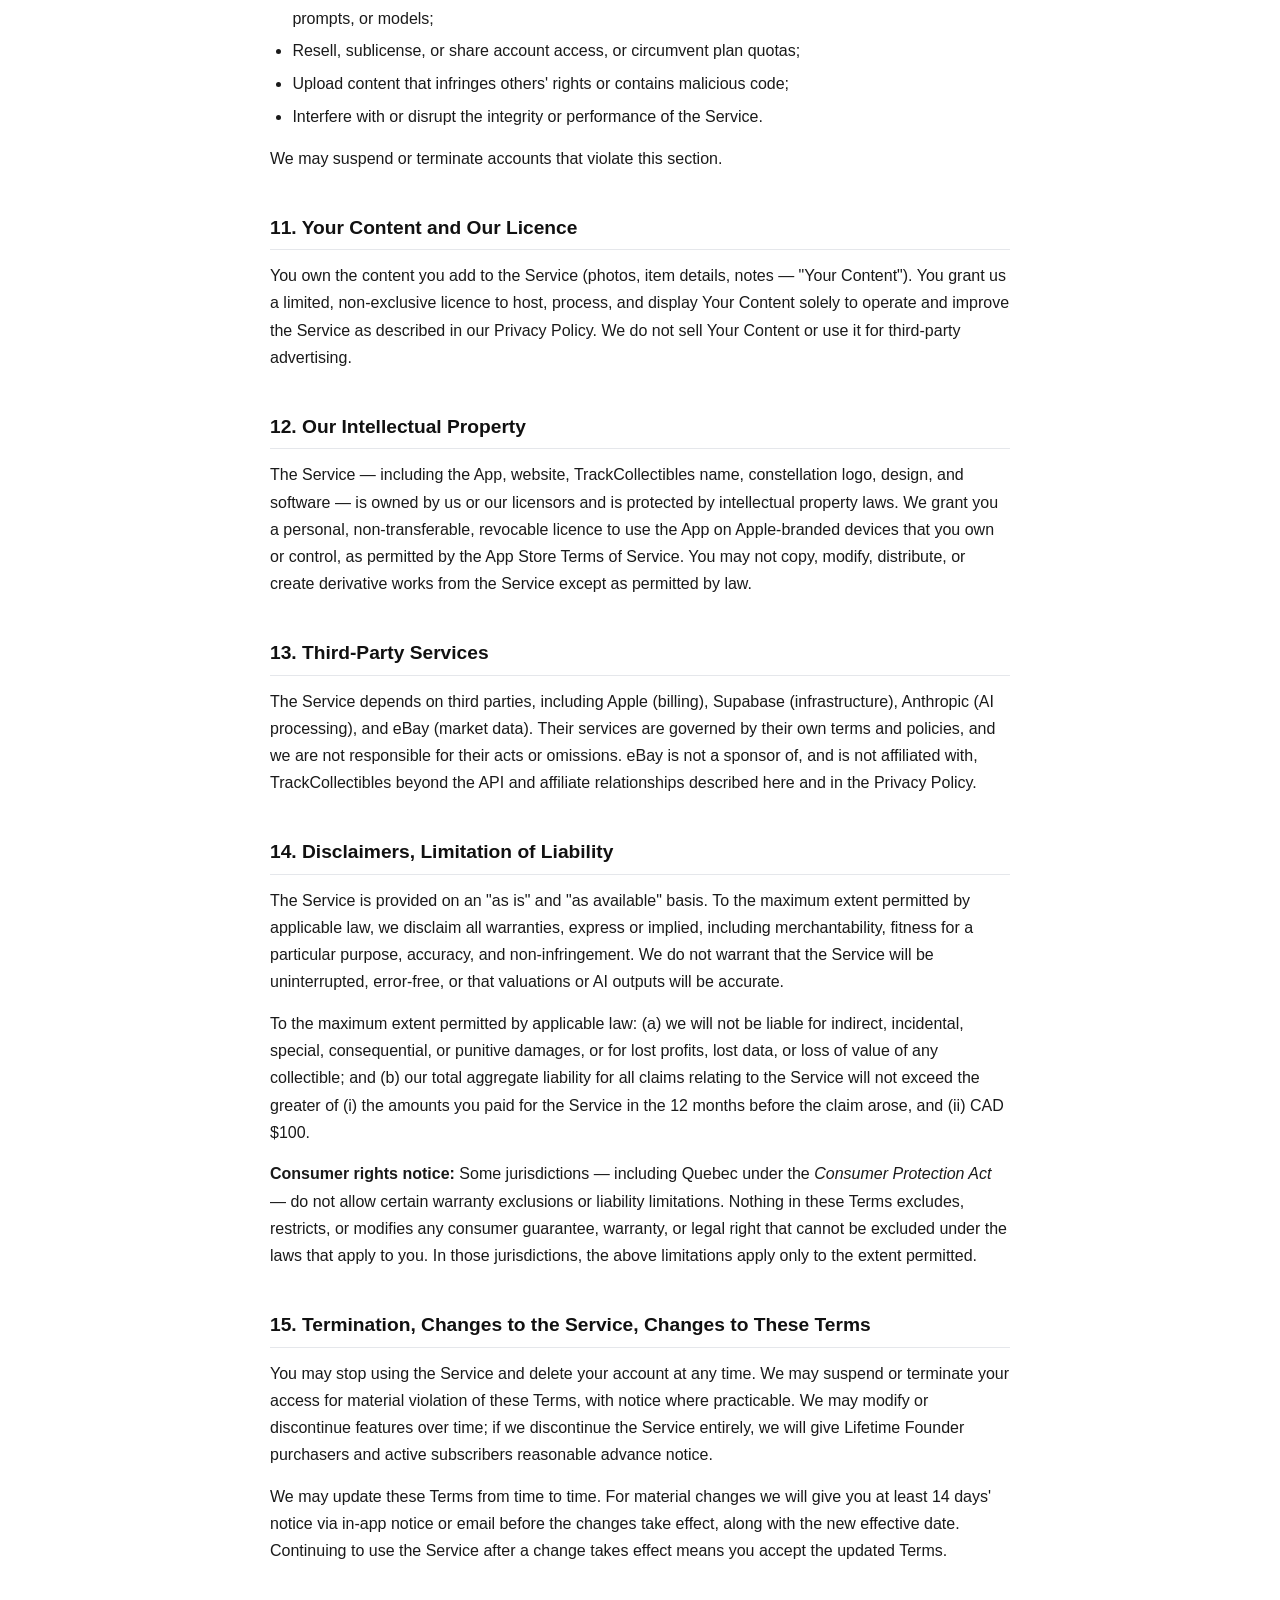
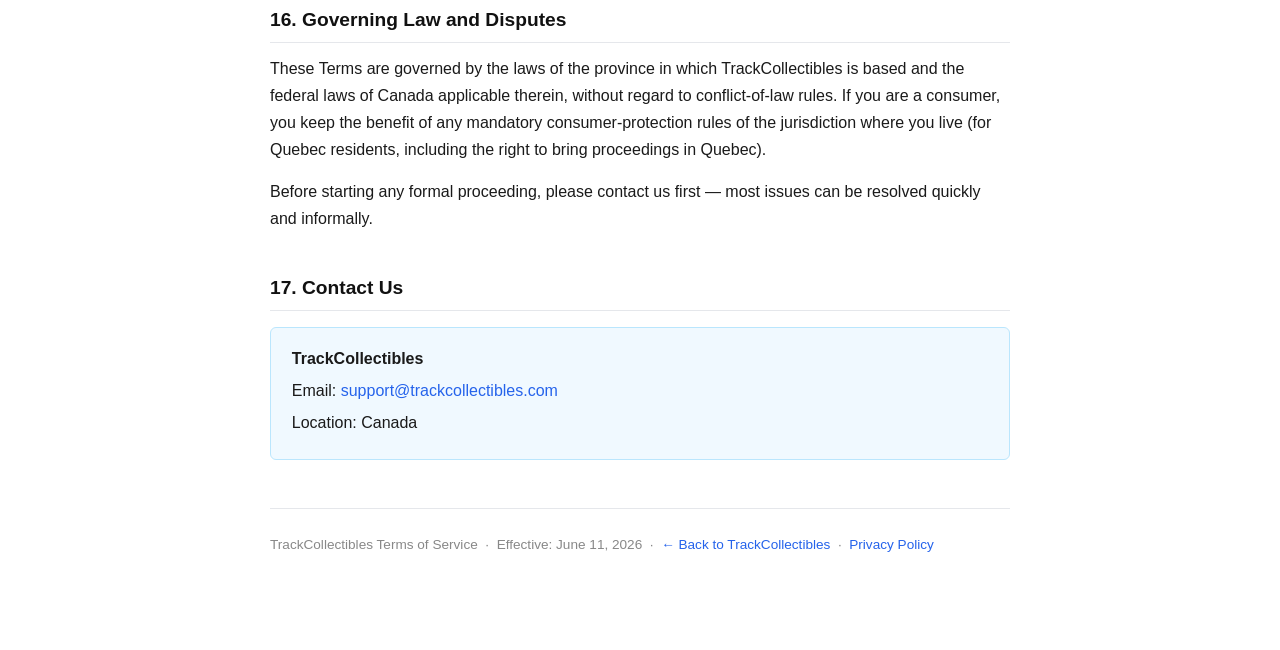
<file: terms.html>
<!DOCTYPE html>
<html lang="en">
<head>
  <meta charset="UTF-8" />
  <meta name="viewport" content="width=device-width, initial-scale=1.0" />
  <title>Terms of Service – TrackCollectibles</title>
  <style>
    *, *::before, *::after { box-sizing: border-box; margin: 0; padding: 0; }
    body {
      font-family: -apple-system, BlinkMacSystemFont, "Segoe UI", Roboto, Helvetica, Arial, sans-serif;
      font-size: 16px; line-height: 1.7; color: #1a1a1a; background: #ffffff; padding: 0 1rem;
    }
    .wrapper { max-width: 740px; margin: 0 auto; padding: 3rem 0 5rem; }
    header { border-bottom: 2px solid #e5e7eb; padding-bottom: 1.5rem; margin-bottom: 2.5rem; }
    header h1 { font-size: 2rem; font-weight: 700; letter-spacing: -0.5px; color: #111; }
    header p { margin-top: 0.4rem; color: #555; font-size: 0.95rem; }
    h2 { font-size: 1.2rem; font-weight: 700; color: #111; margin: 2.5rem 0 0.75rem; padding-bottom: 0.3rem; border-bottom: 1px solid #e5e7eb; }
    h3 { font-size: 1rem; font-weight: 600; margin: 1.4rem 0 0.4rem; color: #222; }
    p { margin-bottom: 0.9rem; }
    ul { margin: 0.4rem 0 0.9rem 1.4rem; }
    ul li { margin-bottom: 0.35rem; }
    .notice-box {
      background: #fffbeb; border: 1px solid #f59e0b; border-left: 4px solid #f59e0b;
      border-radius: 6px; padding: 1.1rem 1.3rem; margin: 1.5rem 0;
    }
    .notice-box strong {
      display: block; font-size: 0.85rem; text-transform: uppercase;
      letter-spacing: 0.06em; color: #92400e; margin-bottom: 0.4rem;
    }
    .contact-box { background: #f0f9ff; border: 1px solid #bae6fd; border-radius: 6px; padding: 1.1rem 1.3rem; margin-top: 1rem; }
    .contact-box p { margin-bottom: 0.3rem; }
    a { color: #2563eb; text-decoration: none; }
    a:hover { text-decoration: underline; }
    .back-link { display: inline-flex; align-items: center; gap: 6px; font-size: 14px; color: #555; margin-bottom: 2rem; }
    .back-link:hover { color: #111; }
    footer { margin-top: 3rem; padding-top: 1.5rem; border-top: 1px solid #e5e7eb; font-size: 0.85rem; color: #888; }
  </style>
</head>
<body>
<div class="wrapper">

  <a class="back-link" href="/">← Back to TrackCollectibles</a>

  <header>
    <h1>Terms of Service</h1>
    <p><strong>TrackCollectibles</strong> &nbsp;·&nbsp; Effective date: June 11, 2026 &nbsp;·&nbsp; Last updated: June 12, 2026</p>
  </header>

  <h2>1. Agreement to These Terms</h2>
  <p>These Terms of Service ("Terms") are a binding agreement between you and TrackCollectibles ("we," "us," "our"), the operator of the TrackCollectibles iOS application (the "App") and the website trackcollectibles.com (together, the "Service"). By creating an account, downloading the App, or using the Service, you agree to these Terms. If you do not agree, do not use the Service.</p>
  <p>Our <a href="/privacy.html">Privacy Policy</a> explains how we handle your personal information and forms part of these Terms.</p>

  <h2>2. Who We Are</h2>
  <p>TrackCollectibles is an iOS app that helps collectors track, value, and list their items. It is developed and operated by TrackCollectibles, based in Canada. To contact us, see <a href="#contact">Section 16</a>.</p>

  <h2>3. Eligibility</h2>
  <ul>
    <li>You must be at least <strong>13 years old</strong> to use the Service.</li>
    <li>If you are under 14 and located in Quebec, you must have parental or guardian consent before creating an account.</li>
    <li>If you are under the age of majority in your jurisdiction, you may only make purchases with the involvement of a parent or guardian (purchases are processed by Apple and subject to Apple's family controls).</li>
  </ul>

  <h2>4. Your Account</h2>
  <p>You need an account to use the App. You agree to provide an accurate email address, keep your credentials confidential, and notify us promptly if you believe your account has been compromised. You are responsible for activity that occurs under your account.</p>
  <p>You can permanently delete your account at any time in the App via <strong>Profile → Delete Account</strong>. Deletion is immediate and cannot be undone.</p>

  <h2>5. Plans, Billing, and Apple In-App Purchases</h2>
  <p>The App offers a Free plan and paid plans (Premium, Dealer Pro, and a one-time Lifetime Founder purchase). <strong>All billing is processed by Apple</strong> through the App Store and StoreKit — we never see or store your payment details.</p>
  <h3>Subscriptions (Premium, Dealer Pro)</h3>
  <ul>
    <li>Subscriptions renew automatically unless cancelled at least 24 hours before the end of the current period.</li>
    <li>You can manage or cancel subscriptions at any time in your Apple ID settings (Settings → Apple ID → Subscriptions). Deleting the App does not cancel a subscription.</li>
    <li>Prices shown on our website are planned pricing and may differ by region or change before or after launch; the price shown in the App Store at the time of purchase is the price that applies.</li>
  </ul>
  <h3>Lifetime Founder</h3>
  <ul>
    <li>Lifetime Founder is a <strong>one-time purchase</strong> that provides the stated feature set for the lifetime of the Service. It is limited to 500 purchases in total.</li>
    <li>"Lifetime" means the operating life of the TrackCollectibles Service, not the lifetime of the purchaser. The purchase is tied to your account and is non-transferable.</li>
  </ul>
  <h3>Refunds</h3>
  <p>Because Apple processes all payments, refund requests are handled by Apple under Apple's refund policies. You can request a refund at <a href="https://reportaproblem.apple.com" target="_blank" rel="noopener">reportaproblem.apple.com</a>. Nothing in these Terms limits any non-waivable statutory refund rights you have under the laws of your province or country.</p>

  <h2>6. Usage Quotas and Fair Use</h2>
  <p>Plans include usage quotas (for example, collection slots and a number of AI listing generations per month or per lifetime, as described at purchase). Quotas exist to keep the Service sustainable. We may take reasonable steps to prevent abuse, including automated use, account sharing, or circumvention of quotas.</p>

  <h2>7. AI-Generated Content</h2>
  <div class="notice-box">
    <strong>Important — review before you post</strong>
    The App uses artificial intelligence to identify items and to draft eBay listings (titles, descriptions, item specifics, and suggested prices). AI output can be wrong. Generated listings are <strong>drafts for your review</strong> — you are solely responsible for verifying their accuracy and completeness before posting them anywhere.
  </div>
  <ul>
    <li>You are responsible for ensuring anything you post to eBay or any other marketplace complies with that marketplace's policies and applicable law (including accurate descriptions of condition, grading, and authenticity).</li>
    <li>We do not guarantee that AI identification of any item (including grade, edition, variant, or authenticity) is correct.</li>
    <li>You retain responsibility for, and ownership of, the listings you choose to publish.</li>
  </ul>

  <h2>8. Market Pricing Data — Not Financial Advice</h2>
  <p>Market values shown in the App are derived from <strong>live eBay listings</strong> (asking prices) and other public data sources. They are estimates provided for information only. They are not appraisals, not guarantees of value or sale price, and not investment, financial, tax, or legal advice. Collectibles markets are volatile; the value displayed for an item may differ materially from what it would actually sell for.</p>
  <p>If you need a formal valuation (for insurance, estate, or sale purposes), consult a qualified professional appraiser.</p>

  <h2>9. Affiliate Links</h2>
  <p>TrackCollectibles participates in the eBay Partner Network. Market price links in the App may include affiliate tracking codes, and we may earn a commission if you make a purchase on eBay after following one — at no extra cost to you. See our <a href="/privacy.html">Privacy Policy</a> for the full disclosure.</p>

  <h2>10. Acceptable Use</h2>
  <p>You agree not to:</p>
  <ul>
    <li>Use the Service for any unlawful purpose, including listing counterfeit, stolen, or prohibited items;</li>
    <li>Misrepresent the identity, grade, or authenticity of items in listings you publish;</li>
    <li>Reverse engineer, scrape, or access the Service by automated means, or attempt to extract our data, prompts, or models;</li>
    <li>Resell, sublicense, or share account access, or circumvent plan quotas;</li>
    <li>Upload content that infringes others' rights or contains malicious code;</li>
    <li>Interfere with or disrupt the integrity or performance of the Service.</li>
  </ul>
  <p>We may suspend or terminate accounts that violate this section.</p>

  <h2>11. Your Content and Our Licence</h2>
  <p>You own the content you add to the Service (photos, item details, notes — "Your Content"). You grant us a limited, non-exclusive licence to host, process, and display Your Content solely to operate and improve the Service as described in our Privacy Policy. We do not sell Your Content or use it for third-party advertising.</p>

  <h2>12. Our Intellectual Property</h2>
  <p>The Service — including the App, website, TrackCollectibles name, constellation logo, design, and software — is owned by us or our licensors and is protected by intellectual property laws. We grant you a personal, non-transferable, revocable licence to use the App on Apple-branded devices that you own or control, as permitted by the App Store Terms of Service. You may not copy, modify, distribute, or create derivative works from the Service except as permitted by law.</p>

  <h2>13. Third-Party Services</h2>
  <p>The Service depends on third parties, including Apple (billing), Supabase (infrastructure), Anthropic (AI processing), and eBay (market data). Their services are governed by their own terms and policies, and we are not responsible for their acts or omissions. eBay is not a sponsor of, and is not affiliated with, TrackCollectibles beyond the API and affiliate relationships described here and in the Privacy Policy.</p>

  <h2>14. Disclaimers, Limitation of Liability</h2>
  <p>The Service is provided on an "as is" and "as available" basis. To the maximum extent permitted by applicable law, we disclaim all warranties, express or implied, including merchantability, fitness for a particular purpose, accuracy, and non-infringement. We do not warrant that the Service will be uninterrupted, error-free, or that valuations or AI outputs will be accurate.</p>
  <p>To the maximum extent permitted by applicable law: (a) we will not be liable for indirect, incidental, special, consequential, or punitive damages, or for lost profits, lost data, or loss of value of any collectible; and (b) our total aggregate liability for all claims relating to the Service will not exceed the greater of (i) the amounts you paid for the Service in the 12 months before the claim arose, and (ii) CAD $100.</p>
  <p><strong>Consumer rights notice:</strong> Some jurisdictions — including Quebec under the <em>Consumer Protection Act</em> — do not allow certain warranty exclusions or liability limitations. Nothing in these Terms excludes, restricts, or modifies any consumer guarantee, warranty, or legal right that cannot be excluded under the laws that apply to you. In those jurisdictions, the above limitations apply only to the extent permitted.</p>

  <h2>15. Termination, Changes to the Service, Changes to These Terms</h2>
  <p>You may stop using the Service and delete your account at any time. We may suspend or terminate your access for material violation of these Terms, with notice where practicable. We may modify or discontinue features over time; if we discontinue the Service entirely, we will give Lifetime Founder purchasers and active subscribers reasonable advance notice.</p>
  <p>We may update these Terms from time to time. For material changes we will give you at least 14 days' notice via in-app notice or email before the changes take effect, along with the new effective date. Continuing to use the Service after a change takes effect means you accept the updated Terms.</p>

  <h2>16. Governing Law and Disputes</h2>
  <p>These Terms are governed by the laws of the province in which TrackCollectibles is based and the federal laws of Canada applicable therein, without regard to conflict-of-law rules. If you are a consumer, you keep the benefit of any mandatory consumer-protection rules of the jurisdiction where you live (for Quebec residents, including the right to bring proceedings in Quebec).</p>
  <p>Before starting any formal proceeding, please contact us first — most issues can be resolved quickly and informally.</p>

  <h2 id="contact">17. Contact Us</h2>
  <div class="contact-box">
    <p><strong>TrackCollectibles</strong></p>
    <p>Email: <a href="mailto:support@trackcollectibles.com">support@trackcollectibles.com</a></p>
    <p>Location: Canada</p>
  </div>

  <footer>
    <p>TrackCollectibles Terms of Service &nbsp;·&nbsp; Effective: June 11, 2026 &nbsp;·&nbsp; <a href="/">← Back to TrackCollectibles</a> &nbsp;·&nbsp; <a href="/privacy.html">Privacy Policy</a></p>
  </footer>

</div>
</body>
</html>
</file>
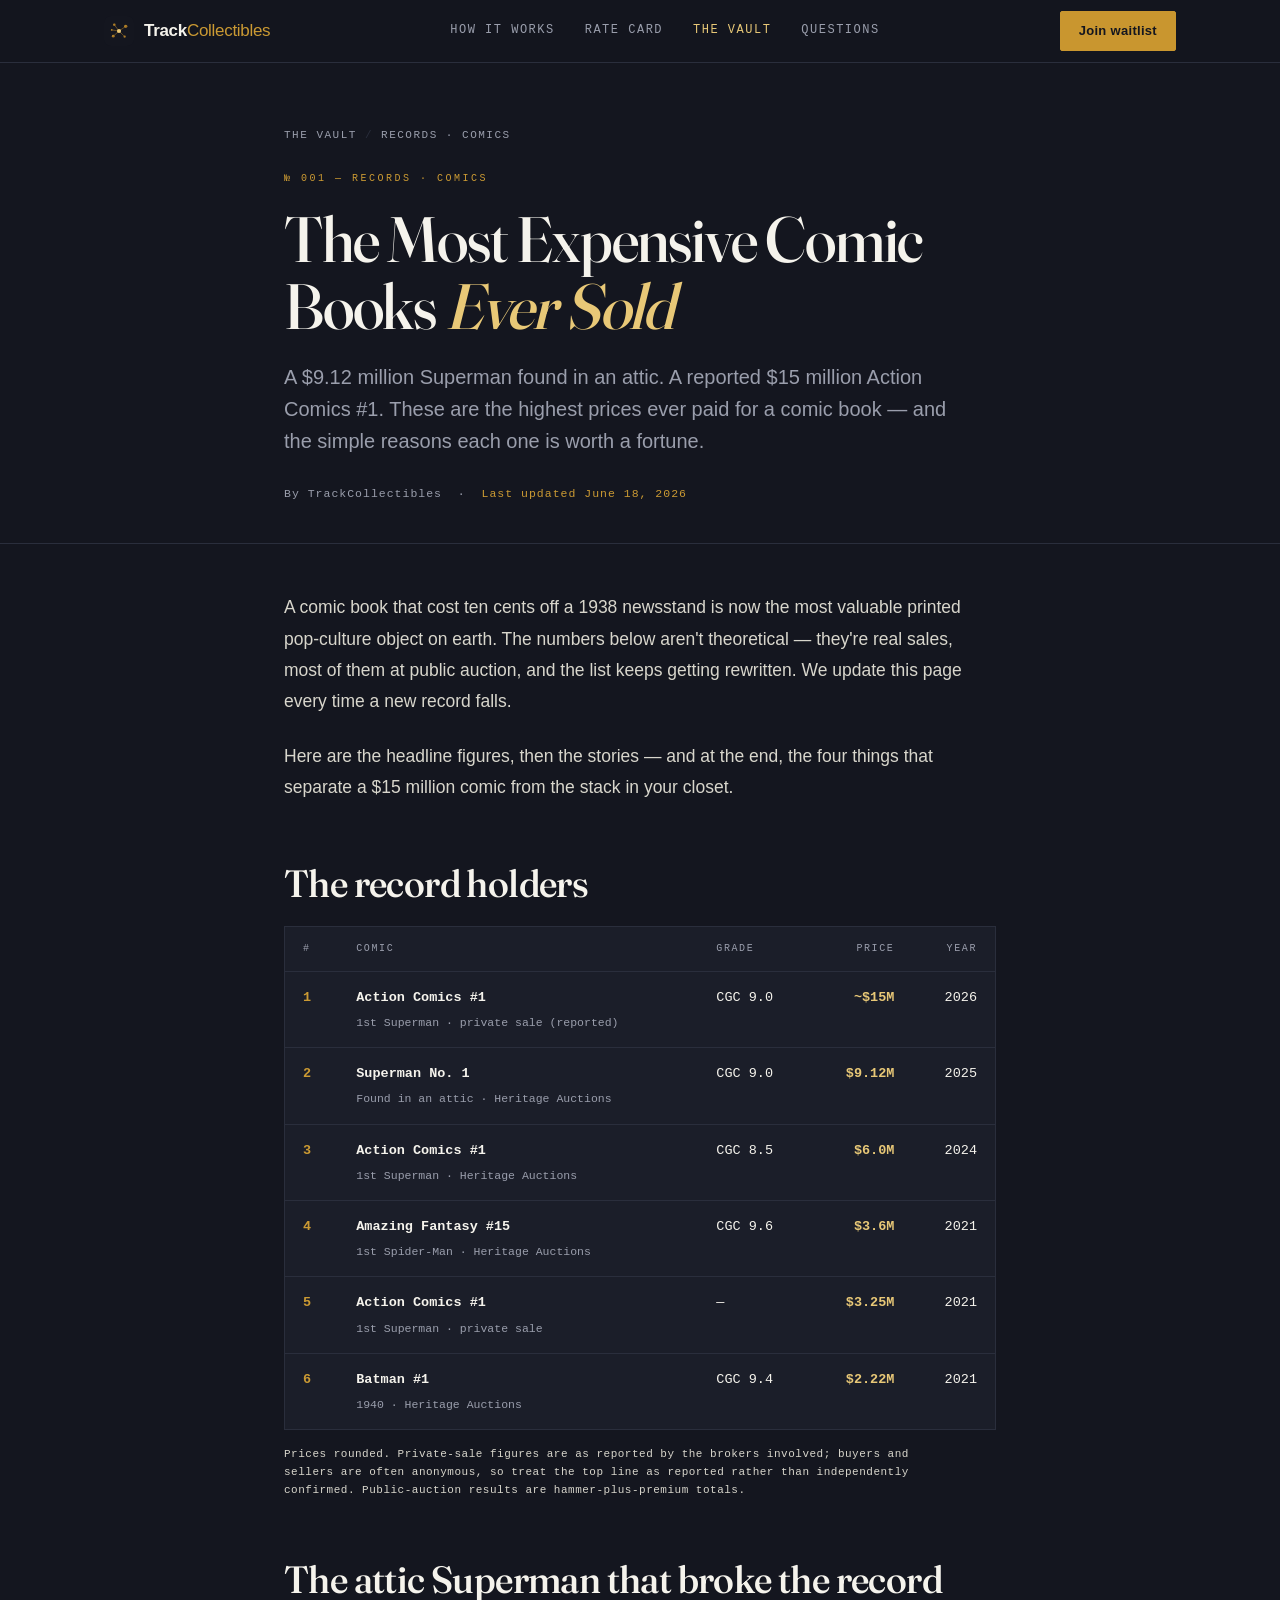
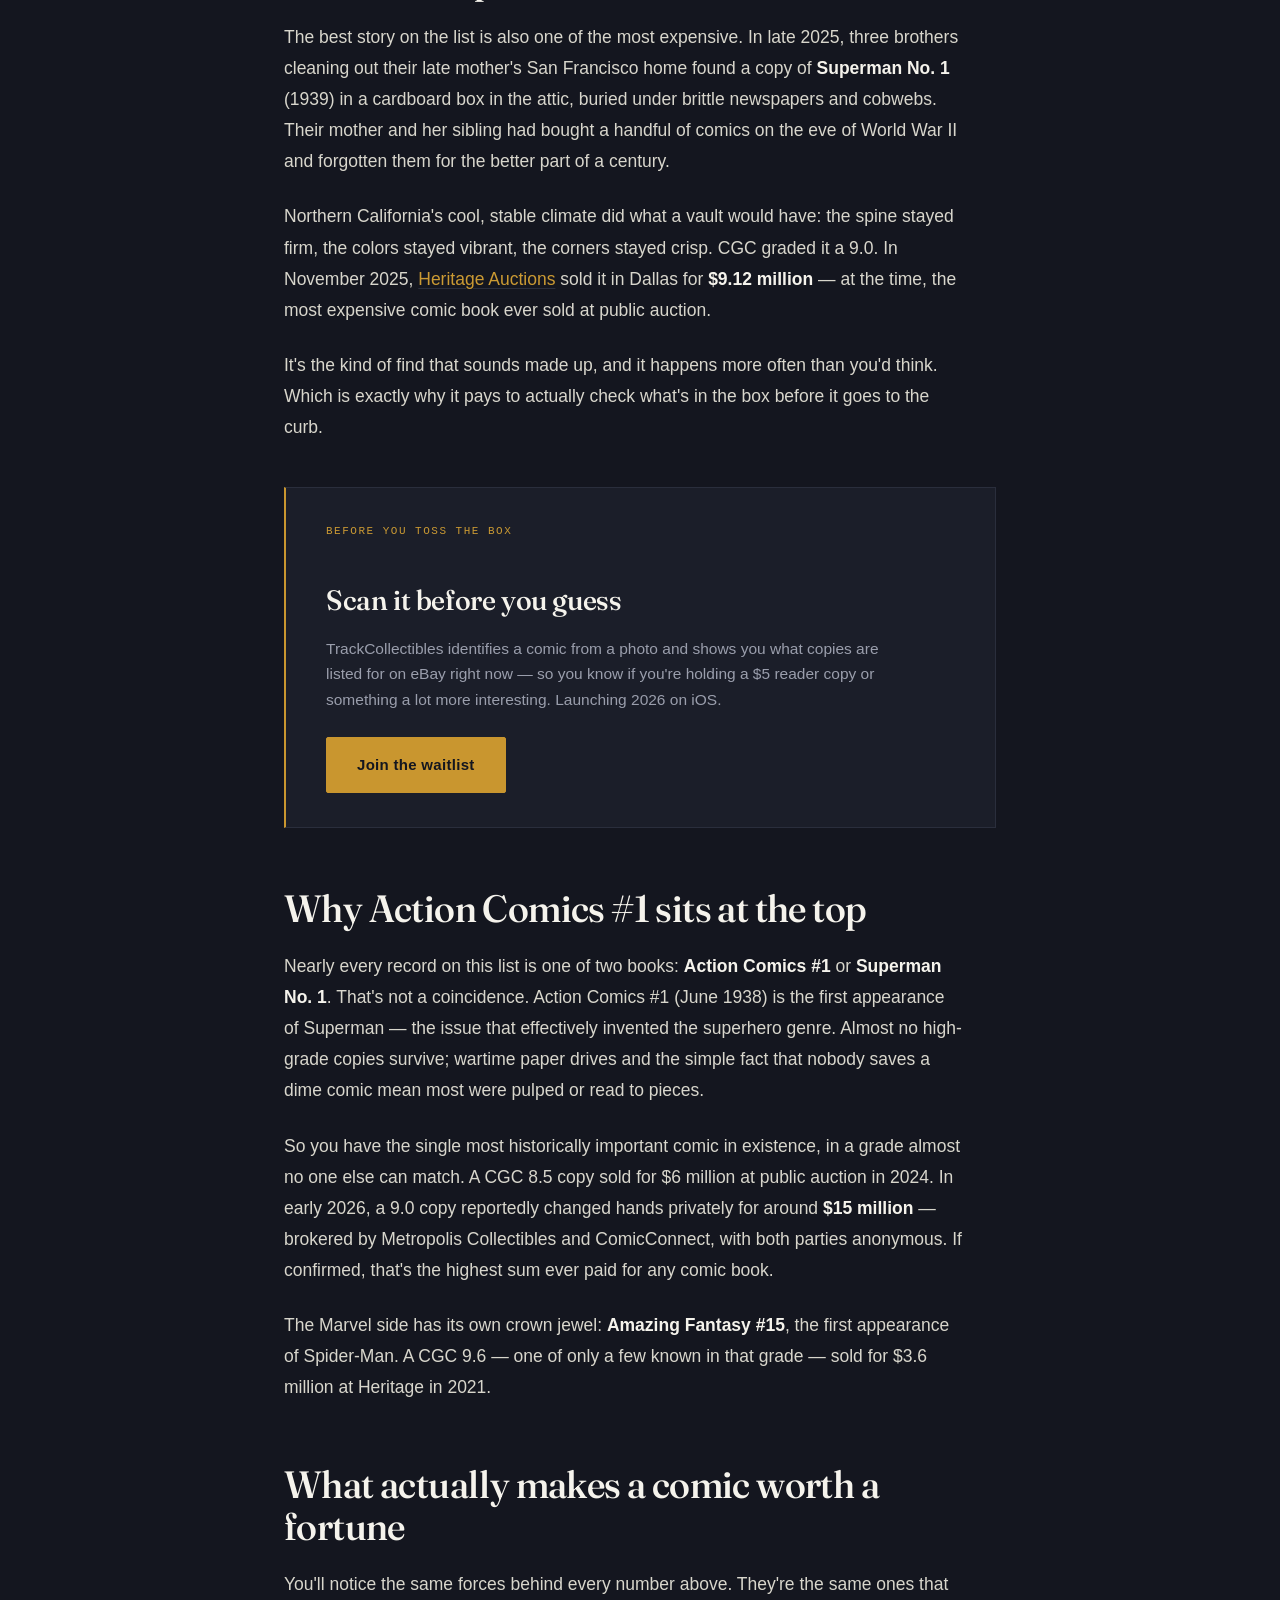
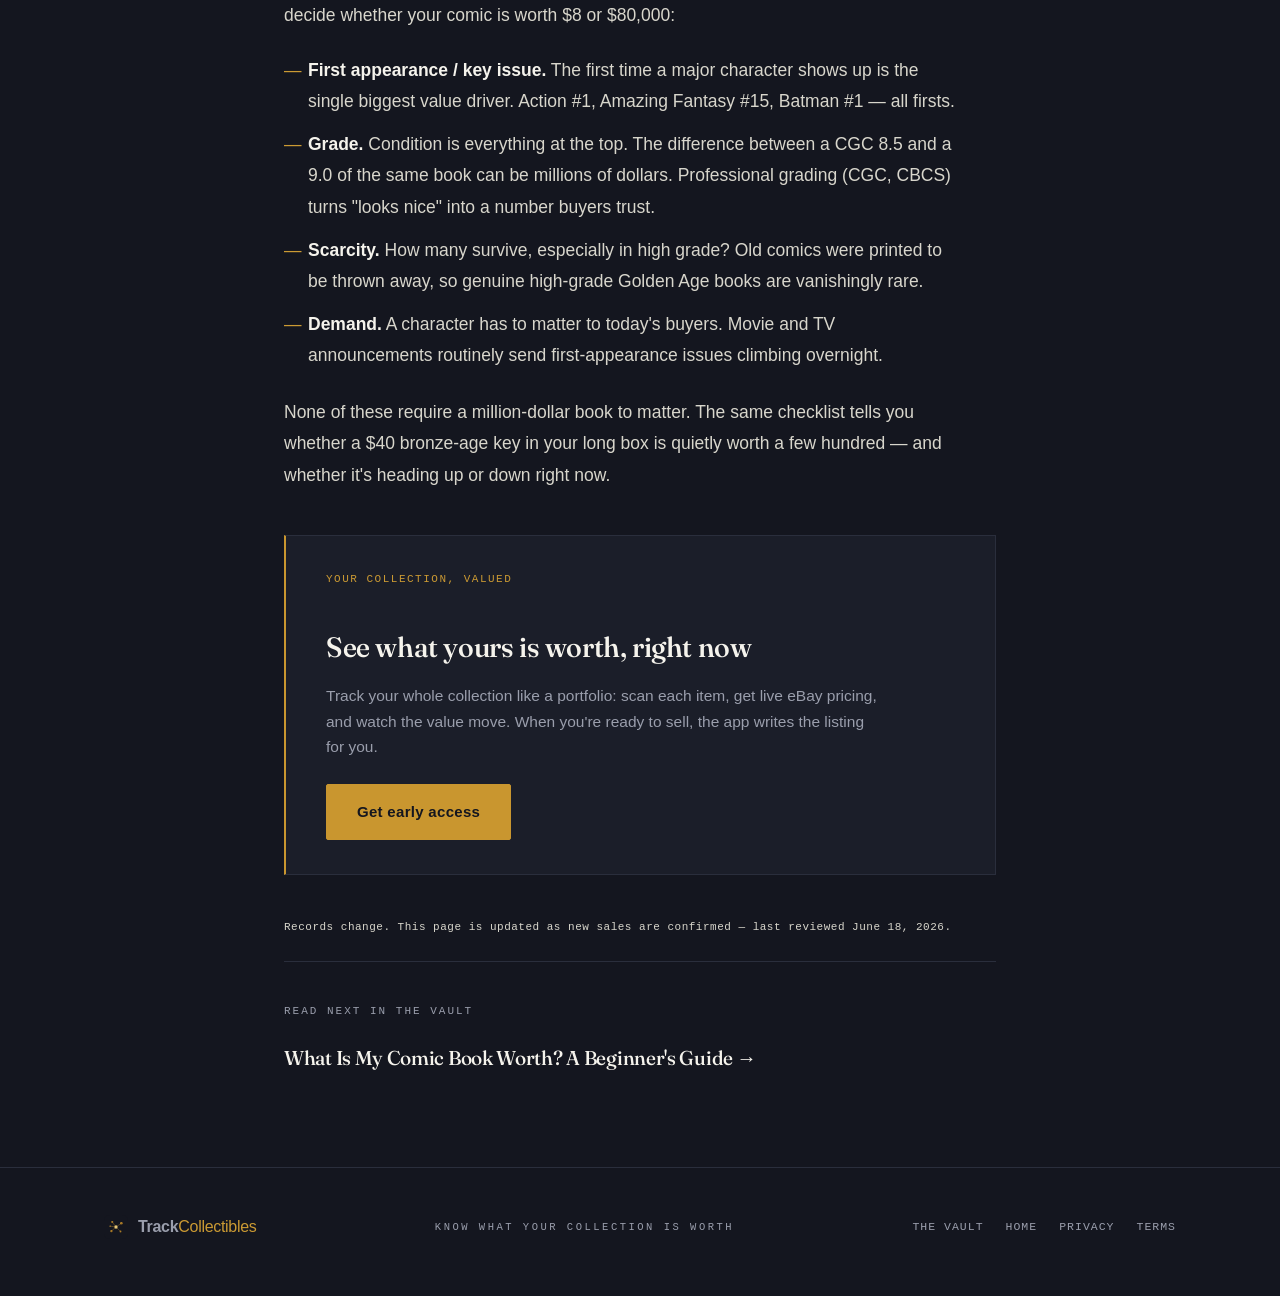
<file: vault/most-expensive-comic-books-ever-sold.html>
<!DOCTYPE html>
<html lang="en">
<head>
<meta charset="utf-8">
<meta name="viewport" content="width=device-width, initial-scale=1">
<title>The Most Expensive Comic Books Ever Sold (Updated 2026) | TrackCollectibles</title>
<meta name="description" content="The most expensive comic books ever sold — from a $9.12M Superman found in an attic to a reported $15M Action Comics #1. The records, the grades, and what makes a comic worth a fortune.">

<meta http-equiv="Content-Security-Policy" content="default-src 'self'; img-src 'self' data:; style-src 'self' 'unsafe-inline'; font-src 'self'; script-src 'self' https://static.cloudflareinsights.com; connect-src 'self' https://formspree.io https://cloudflareinsights.com; base-uri 'self'; form-action 'self' https://formspree.io; frame-ancestors 'none'; upgrade-insecure-requests">
<meta name="referrer" content="strict-origin-when-cross-origin">
<meta name="robots" content="index, follow">
<meta name="theme-color" content="#14161F">
<link rel="canonical" href="https://trackcollectibles.com/vault/most-expensive-comic-books-ever-sold.html">

<meta property="og:type" content="article">
<meta property="og:site_name" content="TrackCollectibles">
<meta property="og:title" content="The Most Expensive Comic Books Ever Sold (Updated 2026)">
<meta property="og:description" content="From a $9.12M Superman found in an attic to a reported $15M Action Comics #1 — the highest prices ever paid for a comic book.">
<meta property="og:url" content="https://trackcollectibles.com/vault/most-expensive-comic-books-ever-sold.html">
<meta property="og:image" content="https://trackcollectibles.com/og-image.png">
<meta name="twitter:card" content="summary_large_image">
<meta name="twitter:title" content="The Most Expensive Comic Books Ever Sold (Updated 2026)">
<meta name="twitter:description" content="The highest prices ever paid for a comic book — and what made each one a fortune.">
<meta name="twitter:image" content="https://trackcollectibles.com/og-image.png">

<link rel="icon" type="image/png" href="../favicon.png">
<link rel="apple-touch-icon" href="../apple-touch-icon.png">
<link rel="preload" href="../fonts/fraunces-latin-full-normal.woff2" as="font" type="font/woff2" crossorigin>
<link rel="stylesheet" href="vault.css">
<script src="../app.js" defer></script>

<script type="application/ld+json">
{
  "@context": "https://schema.org",
  "@type": "Article",
  "headline": "The Most Expensive Comic Books Ever Sold (Updated 2026)",
  "description": "The highest prices ever paid for a comic book — from a $9.12M Superman found in an attic to a reported $15M Action Comics #1 — and what makes a comic worth a fortune.",
  "datePublished": "2026-06-18",
  "dateModified": "2026-06-18",
  "image": "https://trackcollectibles.com/og-image.png",
  "author": { "@type": "Organization", "name": "TrackCollectibles" },
  "publisher": {
    "@type": "Organization",
    "name": "TrackCollectibles",
    "logo": { "@type": "ImageObject", "url": "https://trackcollectibles.com/apple-touch-icon.png" }
  },
  "mainEntityOfPage": { "@type": "WebPage", "@id": "https://trackcollectibles.com/vault/most-expensive-comic-books-ever-sold.html" }
}
</script>
</head>
<body>

<!-- ─── SVG DEFS ─── -->
<svg width="0" height="0" style="position:absolute" aria-hidden="true">
<defs>
  <linearGradient id="gold" x1="0" y1="0" x2="1" y2="1">
    <stop offset="0" stop-color="#C9962F"/><stop offset="1" stop-color="#8A5E1C"/>
  </linearGradient>
  <g id="mark">
    <g stroke="url(#gold)" stroke-width="2" fill="none" stroke-linecap="round">
      <line x1="58" y1="58" x2="40" y2="34"/>
      <line x1="58" y1="58" x2="84" y2="40"/>
      <line x1="58" y1="58" x2="80" y2="80"/>
      <line x1="58" y1="58" x2="36" y2="78"/>
      <line x1="58" y1="58" x2="30" y2="54"/>
    </g>
    <g fill="url(#gold)">
      <circle cx="40" cy="34" r="5"/>
      <circle cx="84" cy="40" r="6.5"/>
      <circle cx="80" cy="80" r="4.5"/>
      <circle cx="36" cy="78" r="5.5"/>
      <circle cx="30" cy="54" r="3.5"/>
    </g>
    <circle cx="58" cy="58" r="8" fill="#E8C877"/>
  </g>
</defs>
</svg>

<!-- ─── NAV ─── -->
<header>
  <div class="wrap nav-in">
    <a class="brand" href="../index.html">
      <svg viewBox="0 0 116 116" width="30" height="30" aria-hidden="true">
        <rect width="116" height="116" rx="26" fill="#14161F"/>
        <use href="#mark"/>
      </svg>
      <span class="word"><b>Track</b><span>Collectibles</span></span>
    </a>
    <nav class="nav-links">
      <a href="../index.html#how">How it works</a>
      <a href="../index.html#pricing">Rate card</a>
      <a href="index.html" class="active">The Vault</a>
      <a href="../index.html#faq">Questions</a>
    </nav>
    <a class="btn nav-cta" href="../index.html#waitlist">Join waitlist</a>
  </div>
</header>

<main id="top">

<!-- ─── ARTICLE HEAD ─── -->
<div class="article-head">
  <div class="wrap-narrow">
    <div class="breadcrumb reveal">
      <a href="index.html">The Vault</a><span class="sep">/</span>Records · Comics
    </div>
    <div class="article-cat reveal">№ 001 — Records · Comics</div>
    <h1 class="reveal">The Most Expensive Comic Books <span class="wonk">Ever Sold</span></h1>
    <p class="dek reveal">A $9.12 million Superman found in an attic. A reported $15 million Action Comics #1. These are the highest prices ever paid for a comic book — and the simple reasons each one is worth a fortune.</p>
    <p class="byline reveal">By TrackCollectibles &nbsp;·&nbsp; <span class="upd">Last updated June 18, 2026</span></p>
  </div>
</div>

<!-- ─── ARTICLE BODY ─── -->
<article class="article-body">
  <div class="wrap-narrow">

    <p>A comic book that cost ten cents off a 1938 newsstand is now the most valuable printed pop-culture object on earth. The numbers below aren't theoretical — they're real sales, most of them at public auction, and the list keeps getting rewritten. We update this page every time a new record falls.</p>

    <p>Here are the headline figures, then the stories — and at the end, the four things that separate a $15 million comic from the stack in your closet.</p>

    <h2>The record holders</h2>

    <div class="rank-wrap reveal">
      <table class="rank">
        <thead>
          <tr><th>#</th><th>Comic</th><th>Grade</th><th class="r">Price</th><th class="r">Year</th></tr>
        </thead>
        <tbody>
          <tr>
            <td class="rk">1</td>
            <td><span class="title">Action Comics #1</span><span class="meta">1st Superman · private sale (reported)</span></td>
            <td>CGC 9.0</td>
            <td class="r px">~$15M</td>
            <td class="r">2026</td>
          </tr>
          <tr>
            <td class="rk">2</td>
            <td><span class="title">Superman No. 1</span><span class="meta">Found in an attic · Heritage Auctions</span></td>
            <td>CGC 9.0</td>
            <td class="r px">$9.12M</td>
            <td class="r">2025</td>
          </tr>
          <tr>
            <td class="rk">3</td>
            <td><span class="title">Action Comics #1</span><span class="meta">1st Superman · Heritage Auctions</span></td>
            <td>CGC 8.5</td>
            <td class="r px">$6.0M</td>
            <td class="r">2024</td>
          </tr>
          <tr>
            <td class="rk">4</td>
            <td><span class="title">Amazing Fantasy #15</span><span class="meta">1st Spider-Man · Heritage Auctions</span></td>
            <td>CGC 9.6</td>
            <td class="r px">$3.6M</td>
            <td class="r">2021</td>
          </tr>
          <tr>
            <td class="rk">5</td>
            <td><span class="title">Action Comics #1</span><span class="meta">1st Superman · private sale</span></td>
            <td>—</td>
            <td class="r px">$3.25M</td>
            <td class="r">2021</td>
          </tr>
          <tr>
            <td class="rk">6</td>
            <td><span class="title">Batman #1</span><span class="meta">1940 · Heritage Auctions</span></td>
            <td>CGC 9.4</td>
            <td class="r px">$2.22M</td>
            <td class="r">2021</td>
          </tr>
        </tbody>
      </table>
    </div>
    <p class="caption">Prices rounded. Private-sale figures are as reported by the brokers involved; buyers and sellers are often anonymous, so treat the top line as reported rather than independently confirmed. Public-auction results are hammer-plus-premium totals.</p>

    <h2>The attic Superman that broke the record</h2>

    <p>The best story on the list is also one of the most expensive. In late 2025, three brothers cleaning out their late mother's San Francisco home found a copy of <strong>Superman No. 1</strong> (1939) in a cardboard box in the attic, buried under brittle newspapers and cobwebs. Their mother and her sibling had bought a handful of comics on the eve of World War II and forgotten them for the better part of a century.</p>

    <p>Northern California's cool, stable climate did what a vault would have: the spine stayed firm, the colors stayed vibrant, the corners stayed crisp. CGC graded it a 9.0. In November 2025, <a href="https://www.ha.com/" rel="nofollow">Heritage Auctions</a> sold it in Dallas for <strong>$9.12 million</strong> — at the time, the most expensive comic book ever sold at public auction.</p>

    <p>It's the kind of find that sounds made up, and it happens more often than you'd think. Which is exactly why it pays to actually check what's in the box before it goes to the curb.</p>

    <div class="cta-box reveal">
      <div class="k">Before you toss the box</div>
      <h3>Scan it before you guess</h3>
      <p>TrackCollectibles identifies a comic from a photo and shows you what copies are listed for on eBay right now — so you know if you're holding a $5 reader copy or something a lot more interesting. Launching 2026 on iOS.</p>
      <a class="btn" href="../index.html#waitlist">Join the waitlist</a>
    </div>

    <h2>Why Action Comics #1 sits at the top</h2>

    <p>Nearly every record on this list is one of two books: <strong>Action Comics #1</strong> or <strong>Superman No. 1</strong>. That's not a coincidence. Action Comics #1 (June 1938) is the first appearance of Superman — the issue that effectively invented the superhero genre. Almost no high-grade copies survive; wartime paper drives and the simple fact that nobody saves a dime comic mean most were pulped or read to pieces.</p>

    <p>So you have the single most historically important comic in existence, in a grade almost no one else can match. A CGC 8.5 copy sold for $6 million at public auction in 2024. In early 2026, a 9.0 copy reportedly changed hands privately for around <strong>$15 million</strong> — brokered by Metropolis Collectibles and ComicConnect, with both parties anonymous. If confirmed, that's the highest sum ever paid for any comic book.</p>

    <p>The Marvel side has its own crown jewel: <strong>Amazing Fantasy #15</strong>, the first appearance of Spider-Man. A CGC 9.6 — one of only a few known in that grade — sold for $3.6 million at Heritage in 2021.</p>

    <h2>What actually makes a comic worth a fortune</h2>

    <p>You'll notice the same forces behind every number above. They're the same ones that decide whether your comic is worth $8 or $80,000:</p>

    <ul>
      <li><strong>First appearance / key issue.</strong> The first time a major character shows up is the single biggest value driver. Action #1, Amazing Fantasy #15, Batman #1 — all firsts.</li>
      <li><strong>Grade.</strong> Condition is everything at the top. The difference between a CGC 8.5 and a 9.0 of the same book can be millions of dollars. Professional grading (CGC, CBCS) turns "looks nice" into a number buyers trust.</li>
      <li><strong>Scarcity.</strong> How many survive, especially in high grade? Old comics were printed to be thrown away, so genuine high-grade Golden Age books are vanishingly rare.</li>
      <li><strong>Demand.</strong> A character has to matter to today's buyers. Movie and TV announcements routinely send first-appearance issues climbing overnight.</li>
    </ul>

    <p>None of these require a million-dollar book to matter. The same checklist tells you whether a $40 bronze-age key in your long box is quietly worth a few hundred — and whether it's heading up or down right now.</p>

    <div class="cta-box reveal">
      <div class="k">Your collection, valued</div>
      <h3>See what yours is worth, right now</h3>
      <p>Track your whole collection like a portfolio: scan each item, get live eBay pricing, and watch the value move. When you're ready to sell, the app writes the listing for you.</p>
      <a class="btn" href="../index.html#waitlist">Get early access</a>
    </div>

    <p class="caption">Records change. This page is updated as new sales are confirmed — last reviewed June 18, 2026.</p>

    <!-- read next -->
    <div class="readnext reveal">
      <div class="k">Read next in The Vault</div>
      <a href="what-is-my-comic-book-worth.html">What Is My Comic Book Worth? A Beginner's Guide →</a>
    </div>

  </div>
</article>

</main>

<!-- ─── FOOTER ─── -->
<footer>
  <div class="wrap foot-in">
    <div class="brand" style="display:flex;align-items:center;gap:10px;font-size:16px;font-weight:600">
      <svg viewBox="0 0 116 116" width="24" height="24" aria-hidden="true">
        <rect width="116" height="116" rx="26" fill="#14161F"/>
        <use href="#mark"/>
      </svg>
      <span><b>Track</b><span style="color:var(--gold-text);font-weight:400">Collectibles</span></span>
    </div>
    <div class="tagline">Know what your collection is worth</div>
    <div class="foot-links">
      <a href="index.html">The Vault</a>
      <a href="../index.html">Home</a>
      <a href="../privacy.html">Privacy</a>
      <a href="../terms.html">Terms</a>
    </div>
  </div>
</footer>

</body>
</html>
</file>
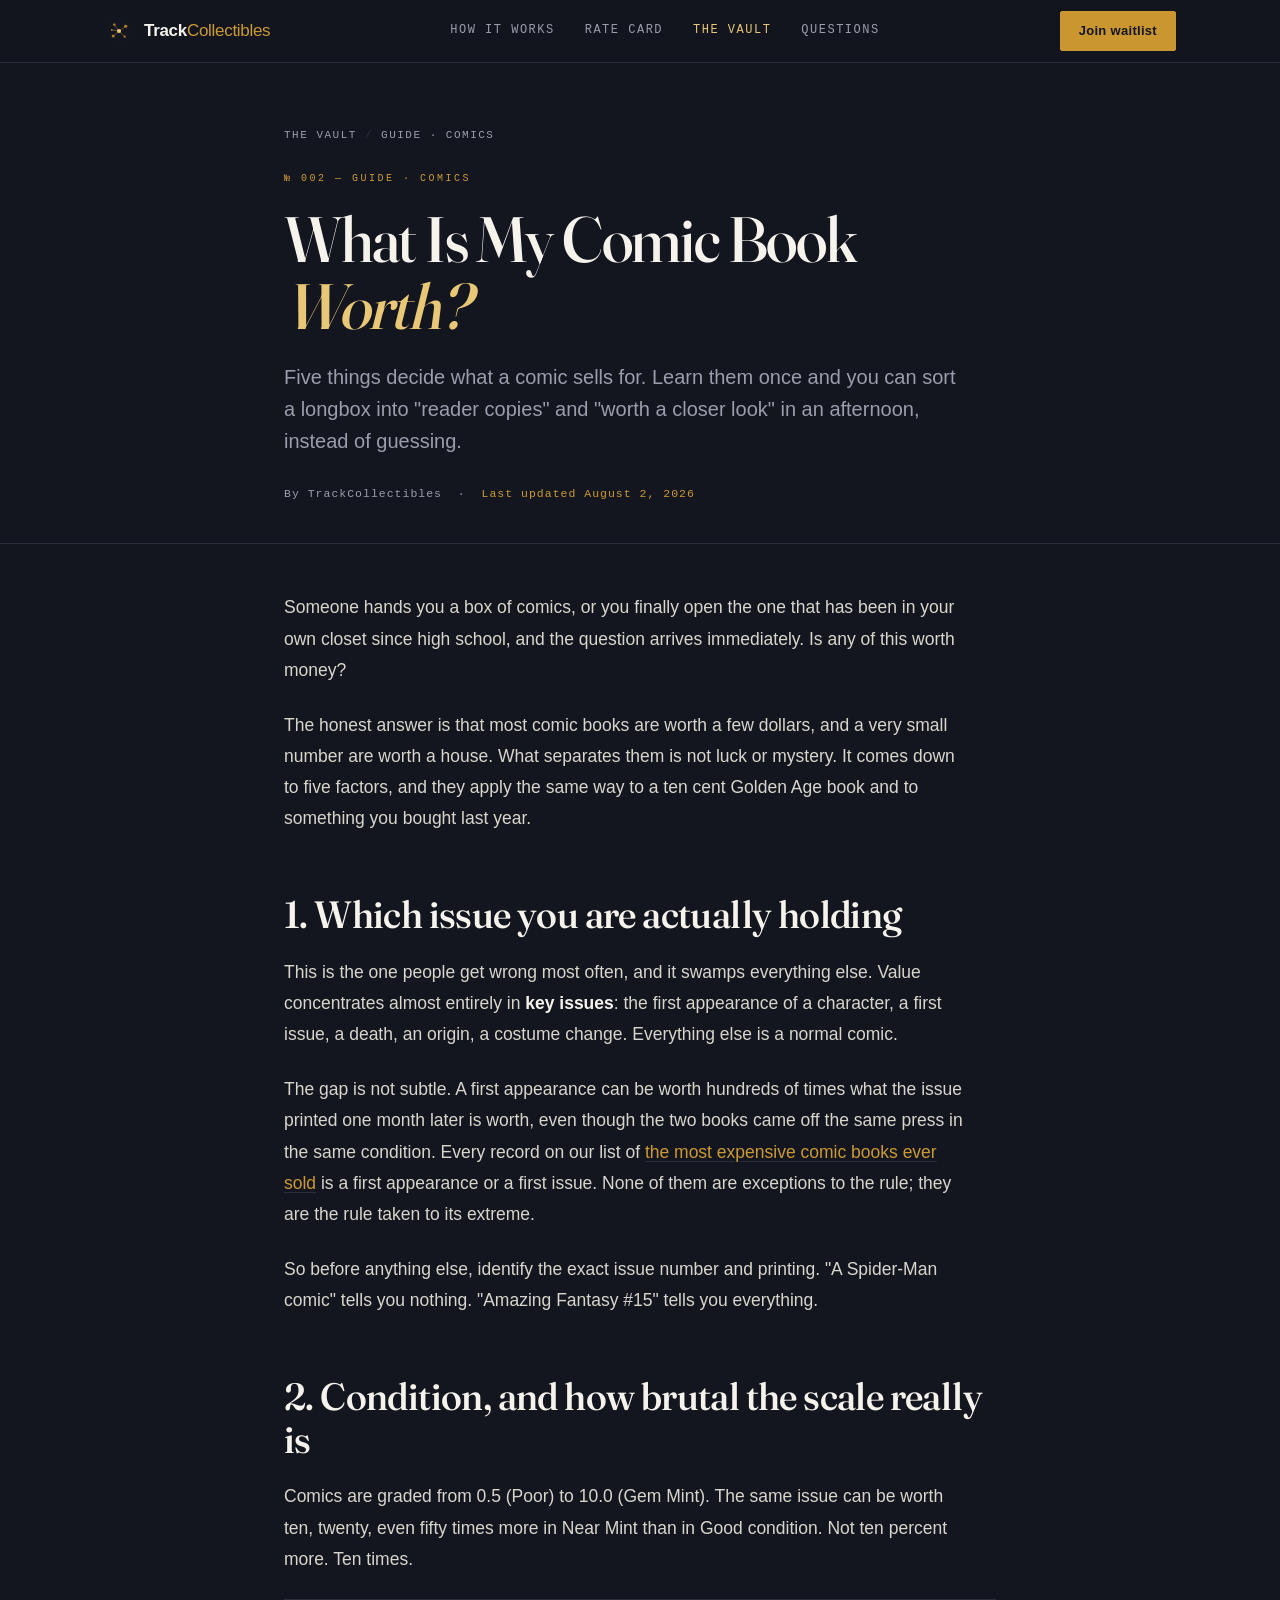
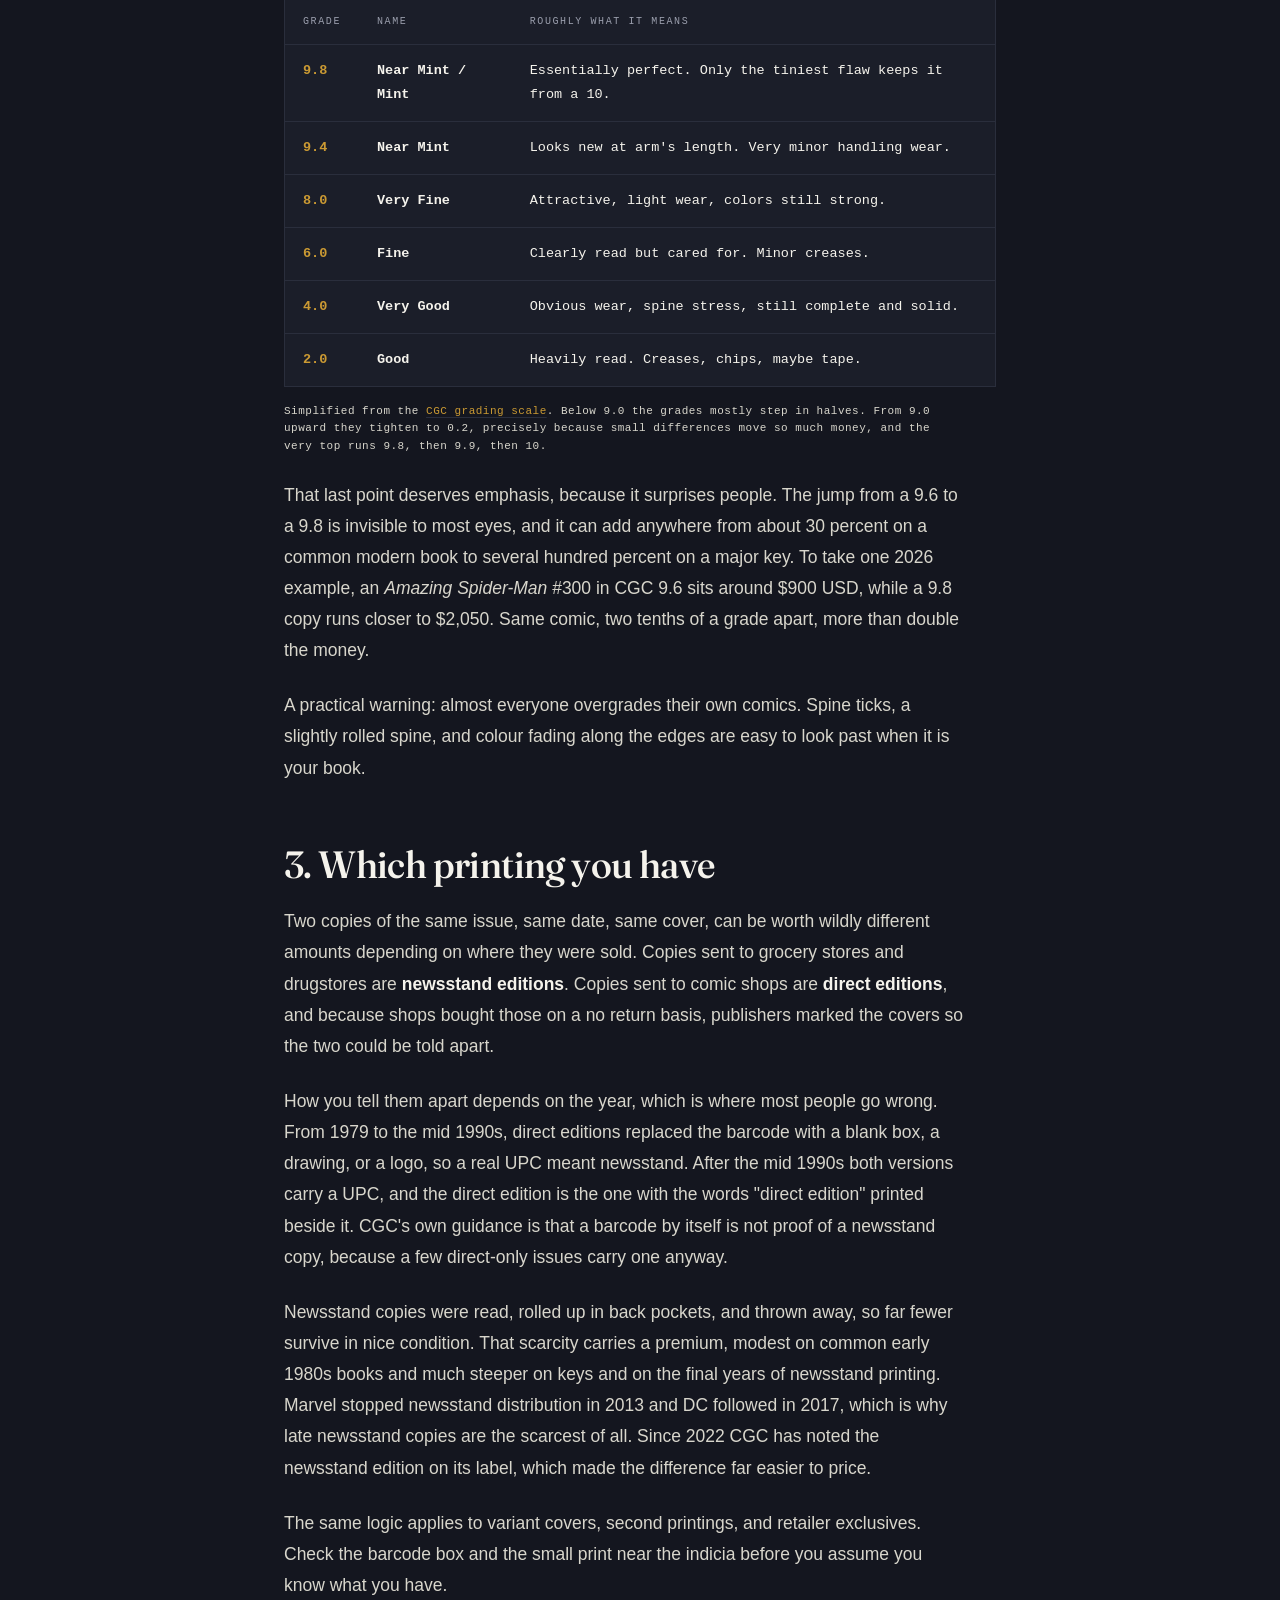
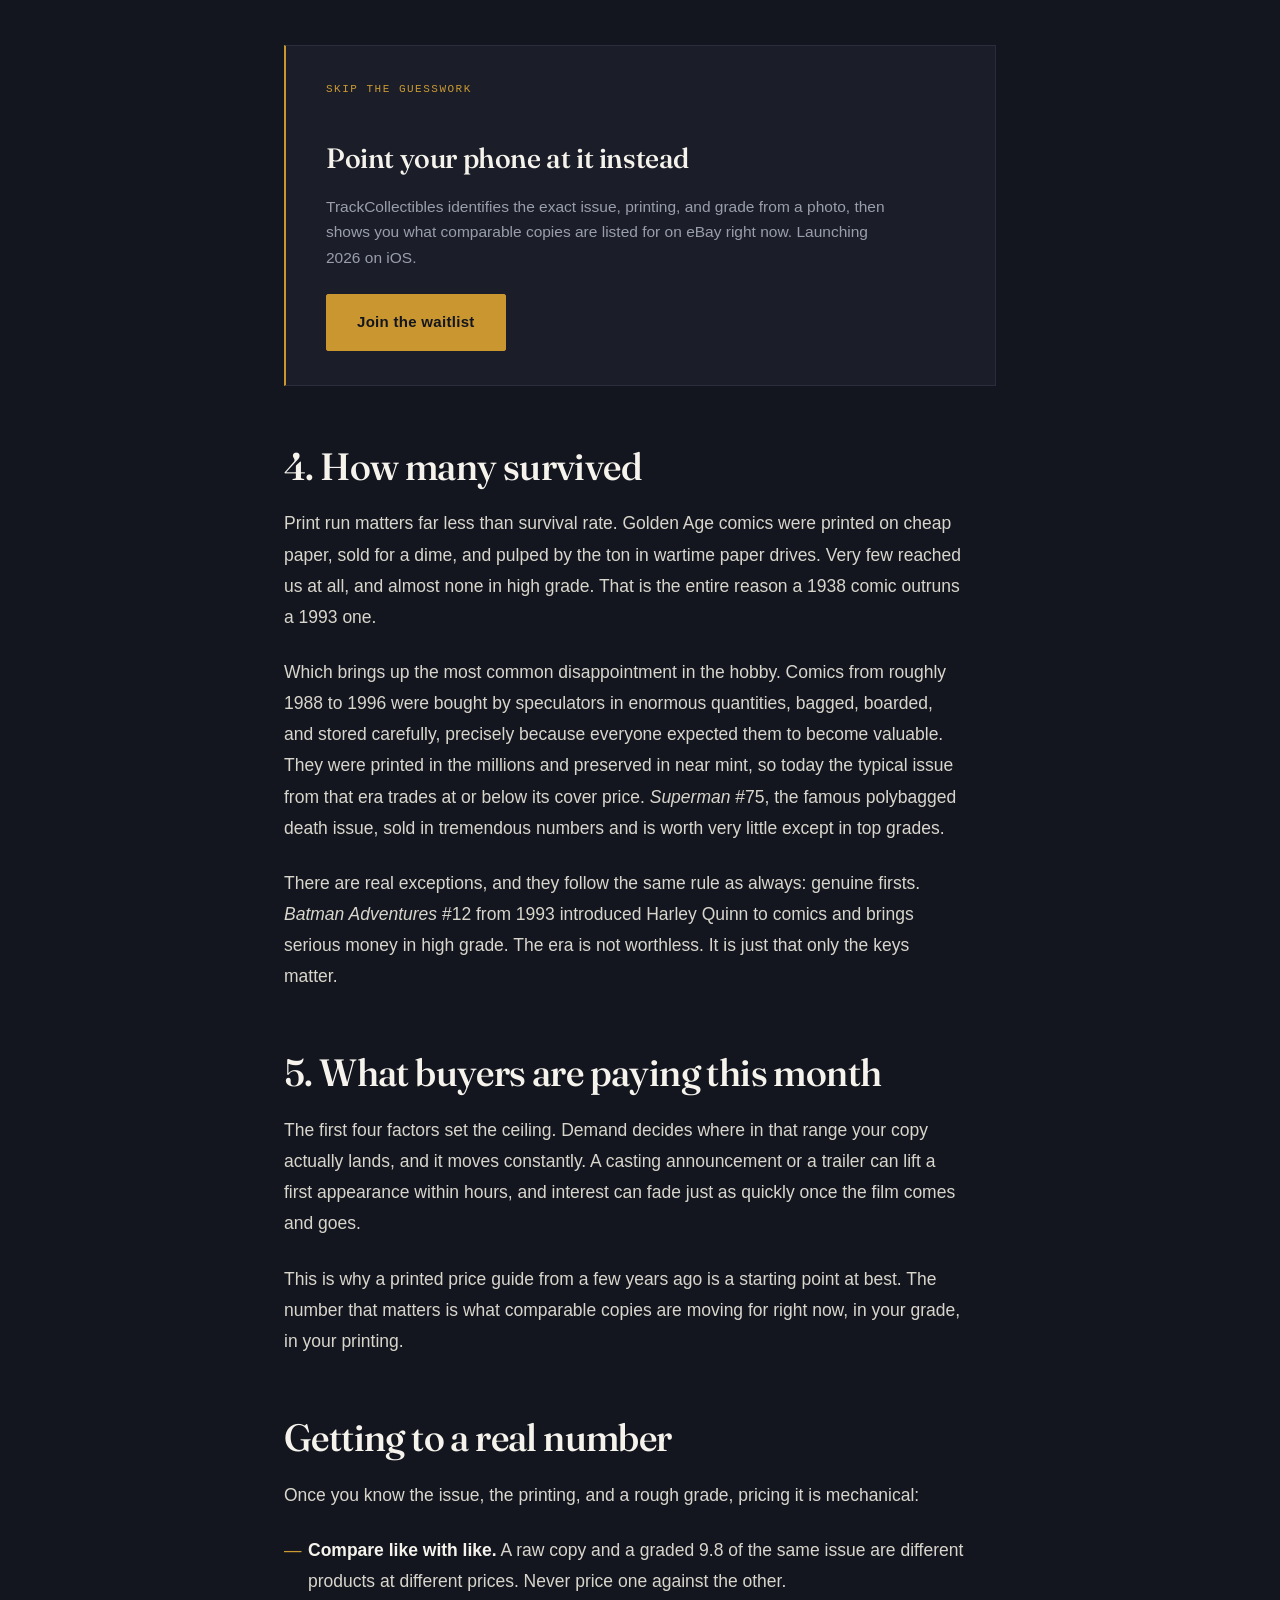
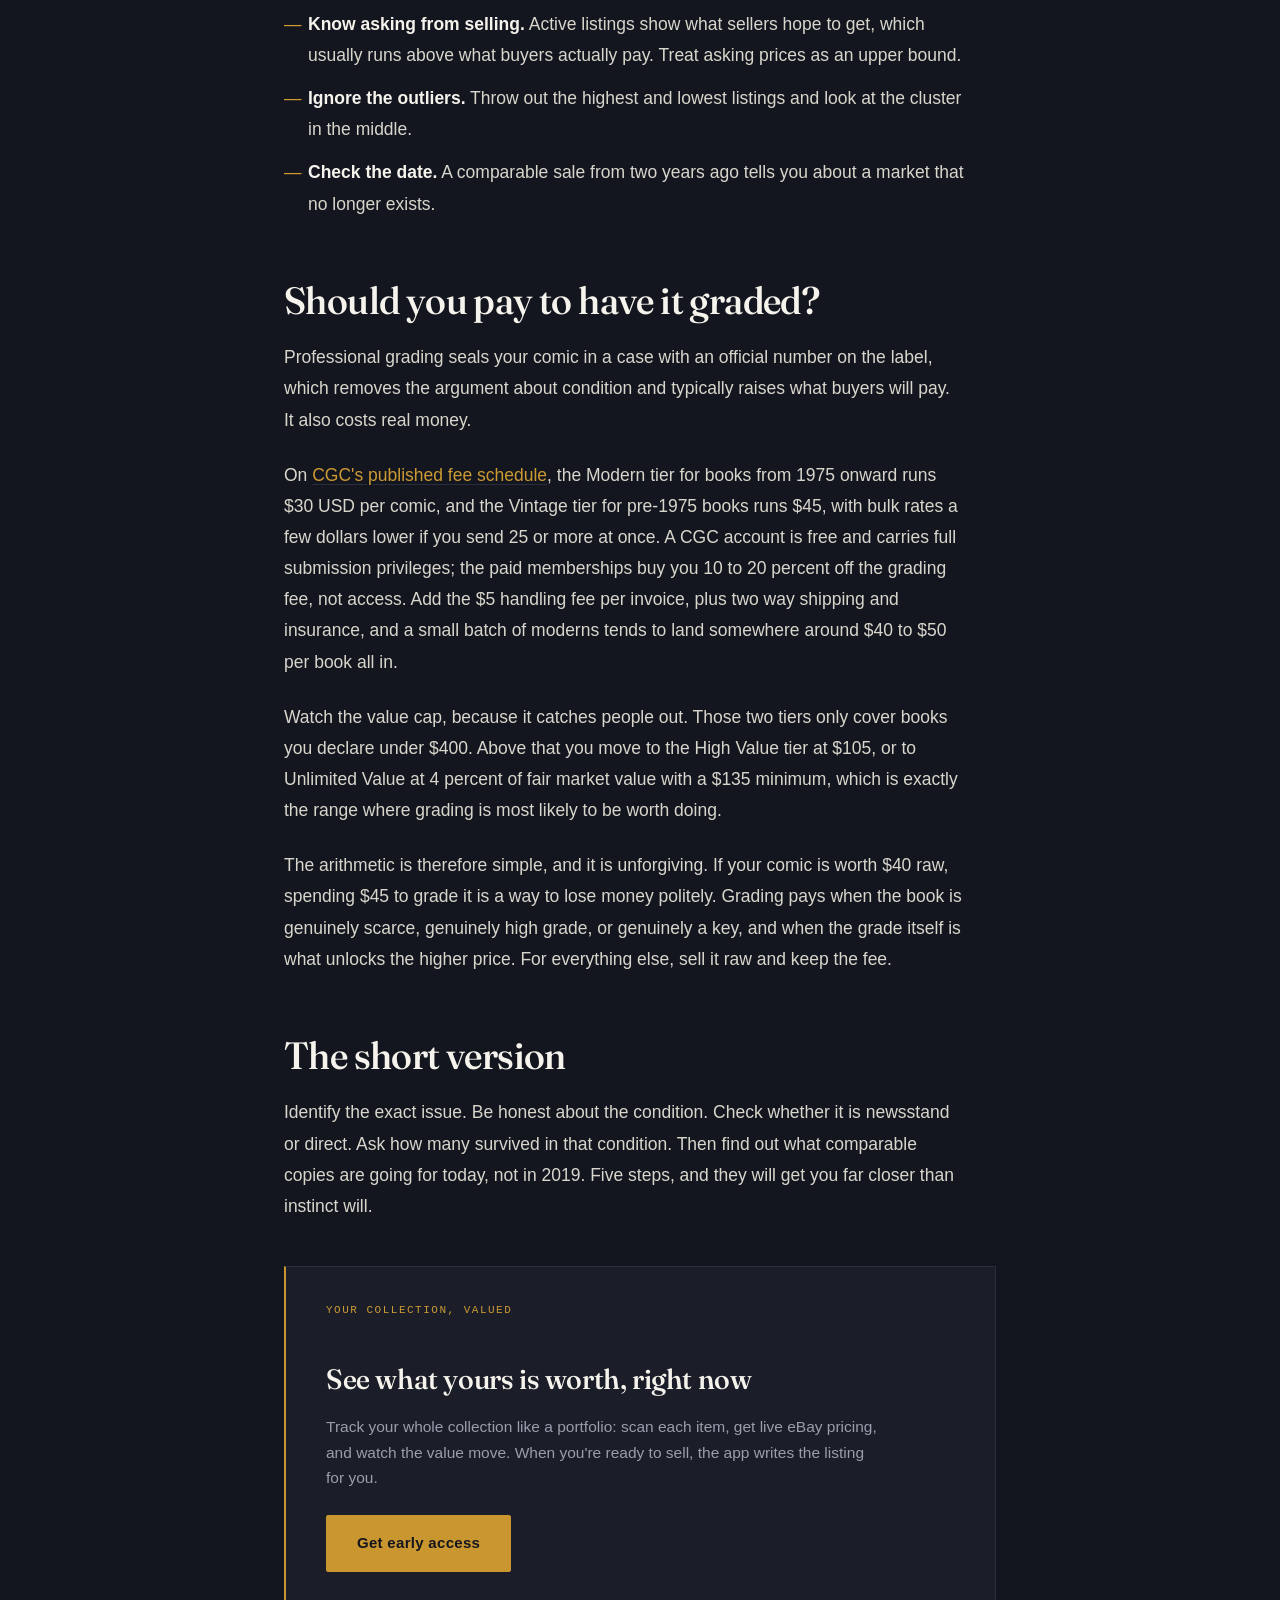
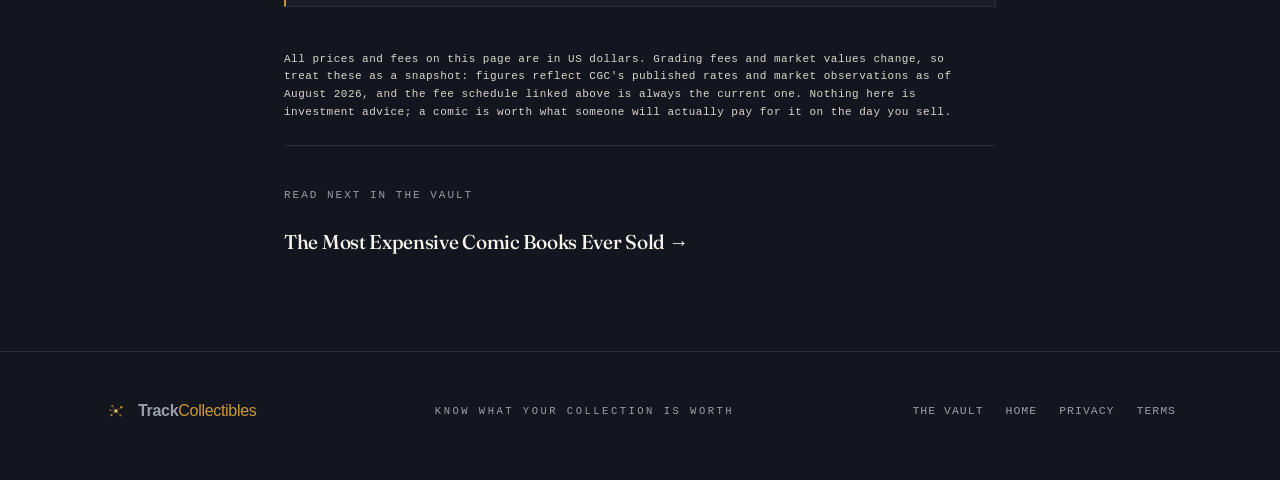
<file: vault/what-is-my-comic-book-worth.html>
<!DOCTYPE html>
<html lang="en">
<head>
<meta charset="utf-8">
<meta name="viewport" content="width=device-width, initial-scale=1">
<title>What Is My Comic Book Worth? A Beginner's Guide (2026) | TrackCollectibles</title>
<meta name="description" content="What is my comic book worth? The five things that decide a comic's value, how to read the grading scale, and how to get a real number in minutes instead of guessing.">

<meta http-equiv="Content-Security-Policy" content="default-src 'self'; img-src 'self' data:; style-src 'self' 'unsafe-inline'; font-src 'self'; script-src 'self' https://static.cloudflareinsights.com; connect-src 'self' https://formspree.io https://cloudflareinsights.com; base-uri 'self'; form-action 'self' https://formspree.io; frame-ancestors 'none'; upgrade-insecure-requests">
<meta name="referrer" content="strict-origin-when-cross-origin">
<meta name="robots" content="index, follow">
<meta name="theme-color" content="#14161F">
<link rel="canonical" href="https://trackcollectibles.com/vault/what-is-my-comic-book-worth.html">

<meta property="og:type" content="article">
<meta property="og:site_name" content="TrackCollectibles">
<meta property="og:title" content="What Is My Comic Book Worth? A Beginner's Guide (2026)">
<meta property="og:description" content="The five things that decide a comic's value, and how to get a real number in minutes instead of guessing.">
<meta property="og:url" content="https://trackcollectibles.com/vault/what-is-my-comic-book-worth.html">
<meta property="og:image" content="https://trackcollectibles.com/og-image.png">
<meta name="twitter:card" content="summary_large_image">
<meta name="twitter:title" content="What Is My Comic Book Worth? A Beginner's Guide (2026)">
<meta name="twitter:description" content="The five things that decide a comic's value, and how to price yours in minutes.">
<meta name="twitter:image" content="https://trackcollectibles.com/og-image.png">

<link rel="icon" type="image/png" href="../favicon.png">
<link rel="apple-touch-icon" href="../apple-touch-icon.png">
<link rel="preload" href="../fonts/fraunces-latin-full-normal.woff2" as="font" type="font/woff2" crossorigin>
<link rel="stylesheet" href="vault.css">
<script src="../app.js" defer></script>

<script type="application/ld+json">
{
  "@context": "https://schema.org",
  "@type": "Article",
  "headline": "What Is My Comic Book Worth? A Beginner's Guide (2026)",
  "description": "The five things that decide a comic book's value, how the grading scale works, what grading actually costs in 2026, and how to get a real number in minutes instead of guessing.",
  "datePublished": "2026-07-31",
  "dateModified": "2026-08-02",
  "image": "https://trackcollectibles.com/og-image.png",
  "author": { "@type": "Organization", "name": "TrackCollectibles" },
  "publisher": {
    "@type": "Organization",
    "name": "TrackCollectibles",
    "logo": { "@type": "ImageObject", "url": "https://trackcollectibles.com/apple-touch-icon.png" }
  },
  "mainEntityOfPage": { "@type": "WebPage", "@id": "https://trackcollectibles.com/vault/what-is-my-comic-book-worth.html" }
}
</script>
</head>
<body>

<!-- ─── SVG DEFS ─── -->
<svg width="0" height="0" style="position:absolute" aria-hidden="true">
<defs>
  <linearGradient id="gold" x1="0" y1="0" x2="1" y2="1">
    <stop offset="0" stop-color="#C9962F"/><stop offset="1" stop-color="#8A5E1C"/>
  </linearGradient>
  <g id="mark">
    <g stroke="url(#gold)" stroke-width="2" fill="none" stroke-linecap="round">
      <line x1="58" y1="58" x2="40" y2="34"/>
      <line x1="58" y1="58" x2="84" y2="40"/>
      <line x1="58" y1="58" x2="80" y2="80"/>
      <line x1="58" y1="58" x2="36" y2="78"/>
      <line x1="58" y1="58" x2="30" y2="54"/>
    </g>
    <g fill="url(#gold)">
      <circle cx="40" cy="34" r="5"/>
      <circle cx="84" cy="40" r="6.5"/>
      <circle cx="80" cy="80" r="4.5"/>
      <circle cx="36" cy="78" r="5.5"/>
      <circle cx="30" cy="54" r="3.5"/>
    </g>
    <circle cx="58" cy="58" r="8" fill="#E8C877"/>
  </g>
</defs>
</svg>

<!-- ─── NAV ─── -->
<header>
  <div class="wrap nav-in">
    <a class="brand" href="../index.html">
      <svg viewBox="0 0 116 116" width="30" height="30" aria-hidden="true">
        <rect width="116" height="116" rx="26" fill="#14161F"/>
        <use href="#mark"/>
      </svg>
      <span class="word"><b>Track</b><span>Collectibles</span></span>
    </a>
    <nav class="nav-links">
      <a href="../index.html#how">How it works</a>
      <a href="../index.html#pricing">Rate card</a>
      <a href="index.html" class="active">The Vault</a>
      <a href="../index.html#faq">Questions</a>
    </nav>
    <a class="btn nav-cta" href="../index.html#waitlist">Join waitlist</a>
  </div>
</header>

<main id="top">

<!-- ─── ARTICLE HEAD ─── -->
<div class="article-head">
  <div class="wrap-narrow">
    <div class="breadcrumb reveal">
      <a href="index.html">The Vault</a><span class="sep">/</span>Guide · Comics
    </div>
    <div class="article-cat reveal">№ 002 — Guide · Comics</div>
    <h1 class="reveal">What Is My Comic Book <span class="wonk">Worth?</span></h1>
    <p class="dek reveal">Five things decide what a comic sells for. Learn them once and you can sort a longbox into "reader copies" and "worth a closer look" in an afternoon, instead of guessing.</p>
    <p class="byline reveal">By TrackCollectibles &nbsp;·&nbsp; <span class="upd">Last updated August 2, 2026</span></p>
  </div>
</div>

<!-- ─── ARTICLE BODY ─── -->
<article class="article-body">
  <div class="wrap-narrow">

    <p>Someone hands you a box of comics, or you finally open the one that has been in your own closet since high school, and the question arrives immediately. Is any of this worth money?</p>

    <p>The honest answer is that most comic books are worth a few dollars, and a very small number are worth a house. What separates them is not luck or mystery. It comes down to five factors, and they apply the same way to a ten cent Golden Age book and to something you bought last year.</p>

    <h2>1. Which issue you are actually holding</h2>

    <p>This is the one people get wrong most often, and it swamps everything else. Value concentrates almost entirely in <strong>key issues</strong>: the first appearance of a character, a first issue, a death, an origin, a costume change. Everything else is a normal comic.</p>

    <p>The gap is not subtle. A first appearance can be worth hundreds of times what the issue printed one month later is worth, even though the two books came off the same press in the same condition. Every record on our list of <a href="most-expensive-comic-books-ever-sold.html">the most expensive comic books ever sold</a> is a first appearance or a first issue. None of them are exceptions to the rule; they are the rule taken to its extreme.</p>

    <p>So before anything else, identify the exact issue number and printing. "A Spider-Man comic" tells you nothing. "Amazing Fantasy #15" tells you everything.</p>

    <h2>2. Condition, and how brutal the scale really is</h2>

    <p>Comics are graded from 0.5 (Poor) to 10.0 (Gem Mint). The same issue can be worth ten, twenty, even fifty times more in Near Mint than in Good condition. Not ten percent more. Ten times.</p>

    <div class="rank-wrap reveal">
      <table class="rank">
        <thead>
          <tr><th>Grade</th><th>Name</th><th>Roughly what it means</th></tr>
        </thead>
        <tbody>
          <tr>
            <td class="rk">9.8</td>
            <td><span class="title">Near Mint / Mint</span></td>
            <td>Essentially perfect. Only the tiniest flaw keeps it from a 10.</td>
          </tr>
          <tr>
            <td class="rk">9.4</td>
            <td><span class="title">Near Mint</span></td>
            <td>Looks new at arm's length. Very minor handling wear.</td>
          </tr>
          <tr>
            <td class="rk">8.0</td>
            <td><span class="title">Very Fine</span></td>
            <td>Attractive, light wear, colors still strong.</td>
          </tr>
          <tr>
            <td class="rk">6.0</td>
            <td><span class="title">Fine</span></td>
            <td>Clearly read but cared for. Minor creases.</td>
          </tr>
          <tr>
            <td class="rk">4.0</td>
            <td><span class="title">Very Good</span></td>
            <td>Obvious wear, spine stress, still complete and solid.</td>
          </tr>
          <tr>
            <td class="rk">2.0</td>
            <td><span class="title">Good</span></td>
            <td>Heavily read. Creases, chips, maybe tape.</td>
          </tr>
        </tbody>
      </table>
    </div>
    <p class="caption">Simplified from the <a href="https://www.cgccomics.com/comic-grading/grading-scale/" target="_blank" rel="noopener">CGC grading scale</a>. Below 9.0 the grades mostly step in halves. From 9.0 upward they tighten to 0.2, precisely because small differences move so much money, and the very top runs 9.8, then 9.9, then 10.</p>

    <p>That last point deserves emphasis, because it surprises people. The jump from a 9.6 to a 9.8 is invisible to most eyes, and it can add anywhere from about 30 percent on a common modern book to several hundred percent on a major key. To take one 2026 example, an <em>Amazing Spider-Man</em> #300 in CGC 9.6 sits around $900 USD, while a 9.8 copy runs closer to $2,050. Same comic, two tenths of a grade apart, more than double the money.</p>

    <p>A practical warning: almost everyone overgrades their own comics. Spine ticks, a slightly rolled spine, and colour fading along the edges are easy to look past when it is your book.</p>

    <h2>3. Which printing you have</h2>

    <p>Two copies of the same issue, same date, same cover, can be worth wildly different amounts depending on where they were sold. Copies sent to grocery stores and drugstores are <strong>newsstand editions</strong>. Copies sent to comic shops are <strong>direct editions</strong>, and because shops bought those on a no return basis, publishers marked the covers so the two could be told apart.</p>

    <p>How you tell them apart depends on the year, which is where most people go wrong. From 1979 to the mid 1990s, direct editions replaced the barcode with a blank box, a drawing, or a logo, so a real UPC meant newsstand. After the mid 1990s both versions carry a UPC, and the direct edition is the one with the words "direct edition" printed beside it. CGC's own guidance is that a barcode by itself is not proof of a newsstand copy, because a few direct-only issues carry one anyway.</p>

    <p>Newsstand copies were read, rolled up in back pockets, and thrown away, so far fewer survive in nice condition. That scarcity carries a premium, modest on common early 1980s books and much steeper on keys and on the final years of newsstand printing. Marvel stopped newsstand distribution in 2013 and DC followed in 2017, which is why late newsstand copies are the scarcest of all. Since 2022 CGC has noted the newsstand edition on its label, which made the difference far easier to price.</p>

    <p>The same logic applies to variant covers, second printings, and retailer exclusives. Check the barcode box and the small print near the indicia before you assume you know what you have.</p>

    <div class="cta-box reveal">
      <div class="k">Skip the guesswork</div>
      <h3>Point your phone at it instead</h3>
      <p>TrackCollectibles identifies the exact issue, printing, and grade from a photo, then shows you what comparable copies are listed for on eBay right now. Launching 2026 on iOS.</p>
      <a class="btn" href="../index.html#waitlist">Join the waitlist</a>
    </div>

    <h2>4. How many survived</h2>

    <p>Print run matters far less than survival rate. Golden Age comics were printed on cheap paper, sold for a dime, and pulped by the ton in wartime paper drives. Very few reached us at all, and almost none in high grade. That is the entire reason a 1938 comic outruns a 1993 one.</p>

    <p>Which brings up the most common disappointment in the hobby. Comics from roughly 1988 to 1996 were bought by speculators in enormous quantities, bagged, boarded, and stored carefully, precisely because everyone expected them to become valuable. They were printed in the millions and preserved in near mint, so today the typical issue from that era trades at or below its cover price. <em>Superman</em> #75, the famous polybagged death issue, sold in tremendous numbers and is worth very little except in top grades.</p>

    <p>There are real exceptions, and they follow the same rule as always: genuine firsts. <em>Batman Adventures</em> #12 from 1993 introduced Harley Quinn to comics and brings serious money in high grade. The era is not worthless. It is just that only the keys matter.</p>

    <h2>5. What buyers are paying this month</h2>

    <p>The first four factors set the ceiling. Demand decides where in that range your copy actually lands, and it moves constantly. A casting announcement or a trailer can lift a first appearance within hours, and interest can fade just as quickly once the film comes and goes.</p>

    <p>This is why a printed price guide from a few years ago is a starting point at best. The number that matters is what comparable copies are moving for right now, in your grade, in your printing.</p>

    <h2>Getting to a real number</h2>

    <p>Once you know the issue, the printing, and a rough grade, pricing it is mechanical:</p>

    <ul>
      <li><strong>Compare like with like.</strong> A raw copy and a graded 9.8 of the same issue are different products at different prices. Never price one against the other.</li>
      <li><strong>Know asking from selling.</strong> Active listings show what sellers hope to get, which usually runs above what buyers actually pay. Treat asking prices as an upper bound.</li>
      <li><strong>Ignore the outliers.</strong> Throw out the highest and lowest listings and look at the cluster in the middle.</li>
      <li><strong>Check the date.</strong> A comparable sale from two years ago tells you about a market that no longer exists.</li>
    </ul>

    <h2>Should you pay to have it graded?</h2>

    <p>Professional grading seals your comic in a case with an official number on the label, which removes the argument about condition and typically raises what buyers will pay. It also costs real money.</p>

    <p>On <a href="https://www.cgccomics.com/submit/services-fees/cgc-grading/" target="_blank" rel="noopener">CGC's published fee schedule</a>, the Modern tier for books from 1975 onward runs $30 USD per comic, and the Vintage tier for pre-1975 books runs $45, with bulk rates a few dollars lower if you send 25 or more at once. A CGC account is free and carries full submission privileges; the paid memberships buy you 10 to 20 percent off the grading fee, not access. Add the $5 handling fee per invoice, plus two way shipping and insurance, and a small batch of moderns tends to land somewhere around $40 to $50 per book all in.</p>

    <p>Watch the value cap, because it catches people out. Those two tiers only cover books you declare under $400. Above that you move to the High Value tier at $105, or to Unlimited Value at 4 percent of fair market value with a $135 minimum, which is exactly the range where grading is most likely to be worth doing.</p>

    <p>The arithmetic is therefore simple, and it is unforgiving. If your comic is worth $40 raw, spending $45 to grade it is a way to lose money politely. Grading pays when the book is genuinely scarce, genuinely high grade, or genuinely a key, and when the grade itself is what unlocks the higher price. For everything else, sell it raw and keep the fee.</p>

    <h2>The short version</h2>

    <p>Identify the exact issue. Be honest about the condition. Check whether it is newsstand or direct. Ask how many survived in that condition. Then find out what comparable copies are going for today, not in 2019. Five steps, and they will get you far closer than instinct will.</p>

    <div class="cta-box reveal">
      <div class="k">Your collection, valued</div>
      <h3>See what yours is worth, right now</h3>
      <p>Track your whole collection like a portfolio: scan each item, get live eBay pricing, and watch the value move. When you're ready to sell, the app writes the listing for you.</p>
      <a class="btn" href="../index.html#waitlist">Get early access</a>
    </div>

    <p class="caption">All prices and fees on this page are in US dollars. Grading fees and market values change, so treat these as a snapshot: figures reflect CGC's published rates and market observations as of August 2026, and the fee schedule linked above is always the current one. Nothing here is investment advice; a comic is worth what someone will actually pay for it on the day you sell.</p>

    <!-- read next -->
    <div class="readnext reveal">
      <div class="k">Read next in The Vault</div>
      <a href="most-expensive-comic-books-ever-sold.html">The Most Expensive Comic Books Ever Sold →</a>
    </div>

  </div>
</article>

</main>

<!-- ─── FOOTER ─── -->
<footer>
  <div class="wrap foot-in">
    <div class="brand" style="display:flex;align-items:center;gap:10px;font-size:16px;font-weight:600">
      <svg viewBox="0 0 116 116" width="24" height="24" aria-hidden="true">
        <rect width="116" height="116" rx="26" fill="#14161F"/>
        <use href="#mark"/>
      </svg>
      <span><b>Track</b><span style="color:var(--gold-text);font-weight:400">Collectibles</span></span>
    </div>
    <div class="tagline">Know what your collection is worth</div>
    <div class="foot-links">
      <a href="index.html">The Vault</a>
      <a href="../index.html">Home</a>
      <a href="../privacy.html">Privacy</a>
      <a href="../terms.html">Terms</a>
    </div>
  </div>
</footer>

</body>
</html>
</file>
<file: vault/vault.css>
/* TrackCollectibles — The Vault (shared styles for /vault/)
   Inherits the homepage "Trading Floor" design tokens. */

@font-face{
  font-family:"Fraunces";
  src:url("../fonts/fraunces-latin-full-normal.woff2") format("woff2-variations");
  font-weight:100 900;
  font-style:normal;
  font-display:swap;
}
:root{
  --ink:#14161F; --ink-2:#1B1E29; --panel:#20232F;
  --gold-a:#C9962F; --gold-b:#8A5E1C; --gold-core:#E8C877;
  --gold-text:#CB9A33; --offwhite:#F5F3EC; --muted:#9A9EAC; --line:#2A2E3C;
  --up:#5DCAA5; --dn:#F09595;
  --serif:"Fraunces",Georgia,"Times New Roman",serif;
  --mono:ui-monospace,"SF Mono",Menlo,Consolas,monospace;
}
*{box-sizing:border-box;margin:0;padding:0}
html{scroll-behavior:smooth}
body{
  background:var(--ink);color:var(--offwhite);
  font-family:-apple-system,BlinkMacSystemFont,"Segoe UI",Helvetica,Arial,sans-serif;
  line-height:1.6;-webkit-font-smoothing:antialiased;
}
a{color:inherit;text-decoration:none}
.wrap{max-width:1120px;margin:0 auto;padding:0 24px}
.wrap-narrow{max-width:760px;margin:0 auto;padding:0 24px}
.visually-hidden{position:absolute;width:1px;height:1px;padding:0;margin:-1px;overflow:hidden;clip:rect(0,0,0,0);white-space:nowrap;border:0}
::selection{background:rgba(201,150,47,.35)}

.smallcaps{font-size:11px;letter-spacing:2.5px;text-transform:uppercase;color:var(--muted)}
.lotno{font-family:var(--mono);font-size:11px;letter-spacing:2px;color:var(--gold-text)}
.mono{font-family:var(--mono);font-variant-numeric:tabular-nums}
.up{color:var(--up)}
.dn{color:var(--dn)}

.btn{
  display:inline-block;padding:14px 30px;font-weight:600;font-size:15px;
  background:var(--gold-a);color:var(--ink);
  border:1px solid var(--gold-a);cursor:pointer;font-family:inherit;border-radius:2px;
  letter-spacing:.3px;transition:background .15s,color .15s;white-space:nowrap;
}
.btn:hover{background:var(--gold-core);border-color:var(--gold-core)}
.btn-ghost{background:transparent;color:var(--offwhite);border:1px solid var(--line)}
.btn-ghost:hover{background:transparent;border-color:var(--gold-a);color:var(--gold-core)}

.reveal{opacity:0;transform:translateY(14px);transition:opacity .6s ease,transform .6s ease}
.reveal.in{opacity:1;transform:none}
@media(prefers-reduced-motion:reduce){
  .reveal{opacity:1;transform:none;transition:none}
  html{scroll-behavior:auto}
  .live-dot{animation:none !important}
}

/* ── NAV ── */
header{position:sticky;top:0;z-index:50;background:rgba(20,22,31,.94);backdrop-filter:blur(10px);border-bottom:1px solid var(--line)}
.nav-in{display:flex;align-items:center;justify-content:space-between;height:62px}
.brand{display:flex;align-items:center;gap:10px;font-size:17px;font-weight:600;letter-spacing:-.3px}
.brand .word span{color:var(--gold-text);font-weight:400}
.nav-links{display:flex;gap:30px;font-family:var(--mono);font-size:12px;letter-spacing:1.5px;text-transform:uppercase;color:var(--muted)}
.nav-links a:hover{color:var(--gold-core)}
.nav-links a.active{color:var(--gold-core)}
@media(max-width:760px){.nav-links{display:none}}
.btn.nav-cta{padding:9px 18px;font-size:13px}

.live-dot{display:inline-block;width:7px;height:7px;background:var(--gold-core);border-radius:50%;margin-right:8px;vertical-align:1px;animation:pulse 2s ease-in-out infinite}
@keyframes pulse{0%,100%{opacity:1}50%{opacity:.35}}

/* ── VAULT HEADER ── */
.vault-hero{padding:72px 0 0;border-bottom:1px solid var(--line)}
.vault-rule{display:flex;justify-content:space-between;align-items:baseline;border-bottom:1px solid var(--line);padding-bottom:14px;margin-bottom:42px;flex-wrap:wrap;gap:8px}
.vault-hero h1{
  font-family:var(--serif);font-weight:480;
  font-variation-settings:"opsz" 144,"SOFT" 0,"WONK" 0;
  font-size:clamp(40px,6.4vw,80px);line-height:1.03;letter-spacing:-1.4px;
  max-width:900px;margin-bottom:24px;
}
.vault-hero h1 .wonk{font-variation-settings:"opsz" 144,"WONK" 1;font-style:italic;font-weight:540;color:var(--gold-core)}
.vault-hero p.dek{font-size:clamp(16px,1.9vw,18.5px);color:var(--muted);line-height:1.7;max-width:640px;margin-bottom:56px}

/* ── ARTICLE INDEX (landing list) ── */
.entries{border-top:1px solid var(--line)}
.entry{display:grid;grid-template-columns:96px 1fr 130px;gap:26px;align-items:baseline;padding:30px 4px;border-bottom:1px solid var(--line);transition:background .15s}
a.entry:hover{background:var(--ink-2)}
a.entry:hover .entry-title{color:var(--gold-core)}
.entry-lot{font-family:var(--mono);font-size:11px;letter-spacing:1.5px;color:var(--gold-text)}
.entry-main .entry-cat{font-family:var(--mono);font-size:10px;letter-spacing:2px;text-transform:uppercase;color:var(--muted);display:block;margin-bottom:10px}
.entry-title{font-family:var(--serif);font-variation-settings:"opsz" 72;font-weight:520;font-size:clamp(22px,2.8vw,30px);letter-spacing:-.4px;line-height:1.15;margin-bottom:10px;transition:color .15s}
.entry-dek{color:var(--muted);font-size:15px;line-height:1.6;max-width:560px}
.entry-date{font-family:var(--mono);font-size:11px;letter-spacing:1px;color:var(--muted);text-align:right}
.entry.soon{opacity:.5}
.entry.soon .entry-date{color:var(--gold-text)}
@media(max-width:680px){
  .entry{grid-template-columns:1fr;gap:8px;padding:24px 4px}
  .entry-lot{order:-1}
  .entry-date{text-align:left;margin-top:6px}
}

/* ── ARTICLE BODY ── */
.article-head{padding:64px 0 40px;border-bottom:1px solid var(--line)}
.breadcrumb{font-family:var(--mono);font-size:11px;letter-spacing:1.5px;text-transform:uppercase;color:var(--muted);margin-bottom:26px}
.breadcrumb a:hover{color:var(--gold-core)}
.breadcrumb .sep{color:var(--line);padding:0 8px}
.article-cat{font-family:var(--mono);font-size:10px;letter-spacing:2.5px;text-transform:uppercase;color:var(--gold-text);margin-bottom:18px}
.article-head h1{
  font-family:var(--serif);font-weight:500;
  font-variation-settings:"opsz" 144,"SOFT" 0,"WONK" 0;
  font-size:clamp(34px,5.2vw,64px);line-height:1.05;letter-spacing:-1.2px;max-width:900px;margin-bottom:22px;
}
.article-head h1 .wonk{font-variation-settings:"opsz" 144,"WONK" 1;font-style:italic;color:var(--gold-core)}
.article-head .dek{font-size:clamp(17px,2vw,20px);color:var(--muted);line-height:1.6;max-width:680px;margin-bottom:28px}
.byline{font-family:var(--mono);font-size:11.5px;letter-spacing:1px;color:var(--muted)}
.byline .upd{color:var(--gold-text)}

.article-body{padding:48px 0 20px;font-size:17.5px;line-height:1.78}
.article-body p{color:#D8D6CC;margin-bottom:24px;max-width:680px}
.article-body p a{color:var(--gold-text);text-decoration:underline;text-decoration-color:var(--line);text-underline-offset:3px}
.article-body p a:hover{text-decoration-color:var(--gold-text)}
.article-body h2{
  font-family:var(--serif);font-weight:540;font-variation-settings:"opsz" 72,"WONK" 0;
  font-size:clamp(26px,3.4vw,38px);letter-spacing:-.6px;line-height:1.12;
  margin:52px 0 20px;padding-top:8px;
}
.article-body h3{font-size:19px;font-weight:600;letter-spacing:-.2px;margin:34px 0 12px;color:var(--offwhite)}
.article-body strong{color:var(--offwhite);font-weight:600}
.article-body ul{list-style:none;margin:0 0 26px;max-width:680px}
.article-body li{position:relative;padding-left:24px;margin-bottom:12px;color:#D8D6CC}
.article-body li::before{content:"—";position:absolute;left:0;color:var(--gold-text)}

/* rankings table — reuses market-board look */
.rank-wrap{border:1px solid var(--line);background:var(--ink-2);margin:8px 0 16px;overflow-x:auto}
table.rank{width:100%;border-collapse:collapse;font-family:var(--mono);font-variant-numeric:tabular-nums;min-width:620px}
.rank th{font-size:10px;letter-spacing:1.6px;text-transform:uppercase;color:var(--muted);font-weight:500;text-align:left;padding:13px 18px;border-bottom:1px solid var(--line)}
.rank th.r,.rank td.r{text-align:right}
.rank td{font-size:13.5px;padding:14px 18px;border-bottom:1px solid var(--line);vertical-align:top}
.rank tr:last-child td{border-bottom:none}
.rank .rk{color:var(--gold-text);font-weight:600}
.rank .title{color:var(--offwhite);font-weight:600;white-space:normal}
.rank .meta{color:var(--muted);font-size:11.5px;display:block;margin-top:3px;white-space:normal}
.rank .px{color:var(--gold-core);font-weight:600;white-space:nowrap}
.caption{font-family:var(--mono);font-size:11px;letter-spacing:.5px;color:var(--muted);line-height:1.6;margin:0 0 40px;max-width:680px}

/* pull / CTA box */
.cta-box{border:1px solid var(--line);background:var(--ink-2);padding:34px clamp(22px,4vw,40px);margin:44px 0;border-left:2px solid var(--gold-a)}
.cta-box .k{font-family:var(--mono);font-size:11px;letter-spacing:1.5px;text-transform:uppercase;color:var(--gold-text);margin-bottom:12px}
.cta-box h3{font-family:var(--serif);font-variation-settings:"opsz" 60;font-weight:540;font-size:clamp(22px,2.8vw,28px);letter-spacing:-.4px;margin-bottom:10px;color:var(--offwhite)}
.cta-box p{color:var(--muted);font-size:15.5px;line-height:1.65;max-width:560px;margin-bottom:22px}
.cta-box .btn{margin-top:2px}

/* read-next */
.readnext{border-top:1px solid var(--line);padding:40px 0 0;margin-top:24px}
.readnext .k{font-family:var(--mono);font-size:11px;letter-spacing:2px;text-transform:uppercase;color:var(--muted);margin-bottom:18px}
.readnext a{font-family:var(--serif);font-variation-settings:"opsz" 60;font-weight:500;font-size:20px;letter-spacing:-.3px;color:var(--offwhite)}
.readnext a:hover{color:var(--gold-core)}

/* footer */
footer{padding:46px 0 56px;border-top:1px solid var(--line);color:var(--muted);font-size:14px;margin-top:72px}
.foot-in{display:flex;justify-content:space-between;align-items:center;flex-wrap:wrap;gap:18px}
.foot-links{display:flex;gap:22px;font-family:var(--mono);font-size:11.5px;letter-spacing:1px;text-transform:uppercase}
.foot-links a:hover{color:var(--gold-core)}
.tagline{font-family:var(--mono);letter-spacing:2.5px;text-transform:uppercase;font-size:10.5px;color:var(--muted)}
</file>
